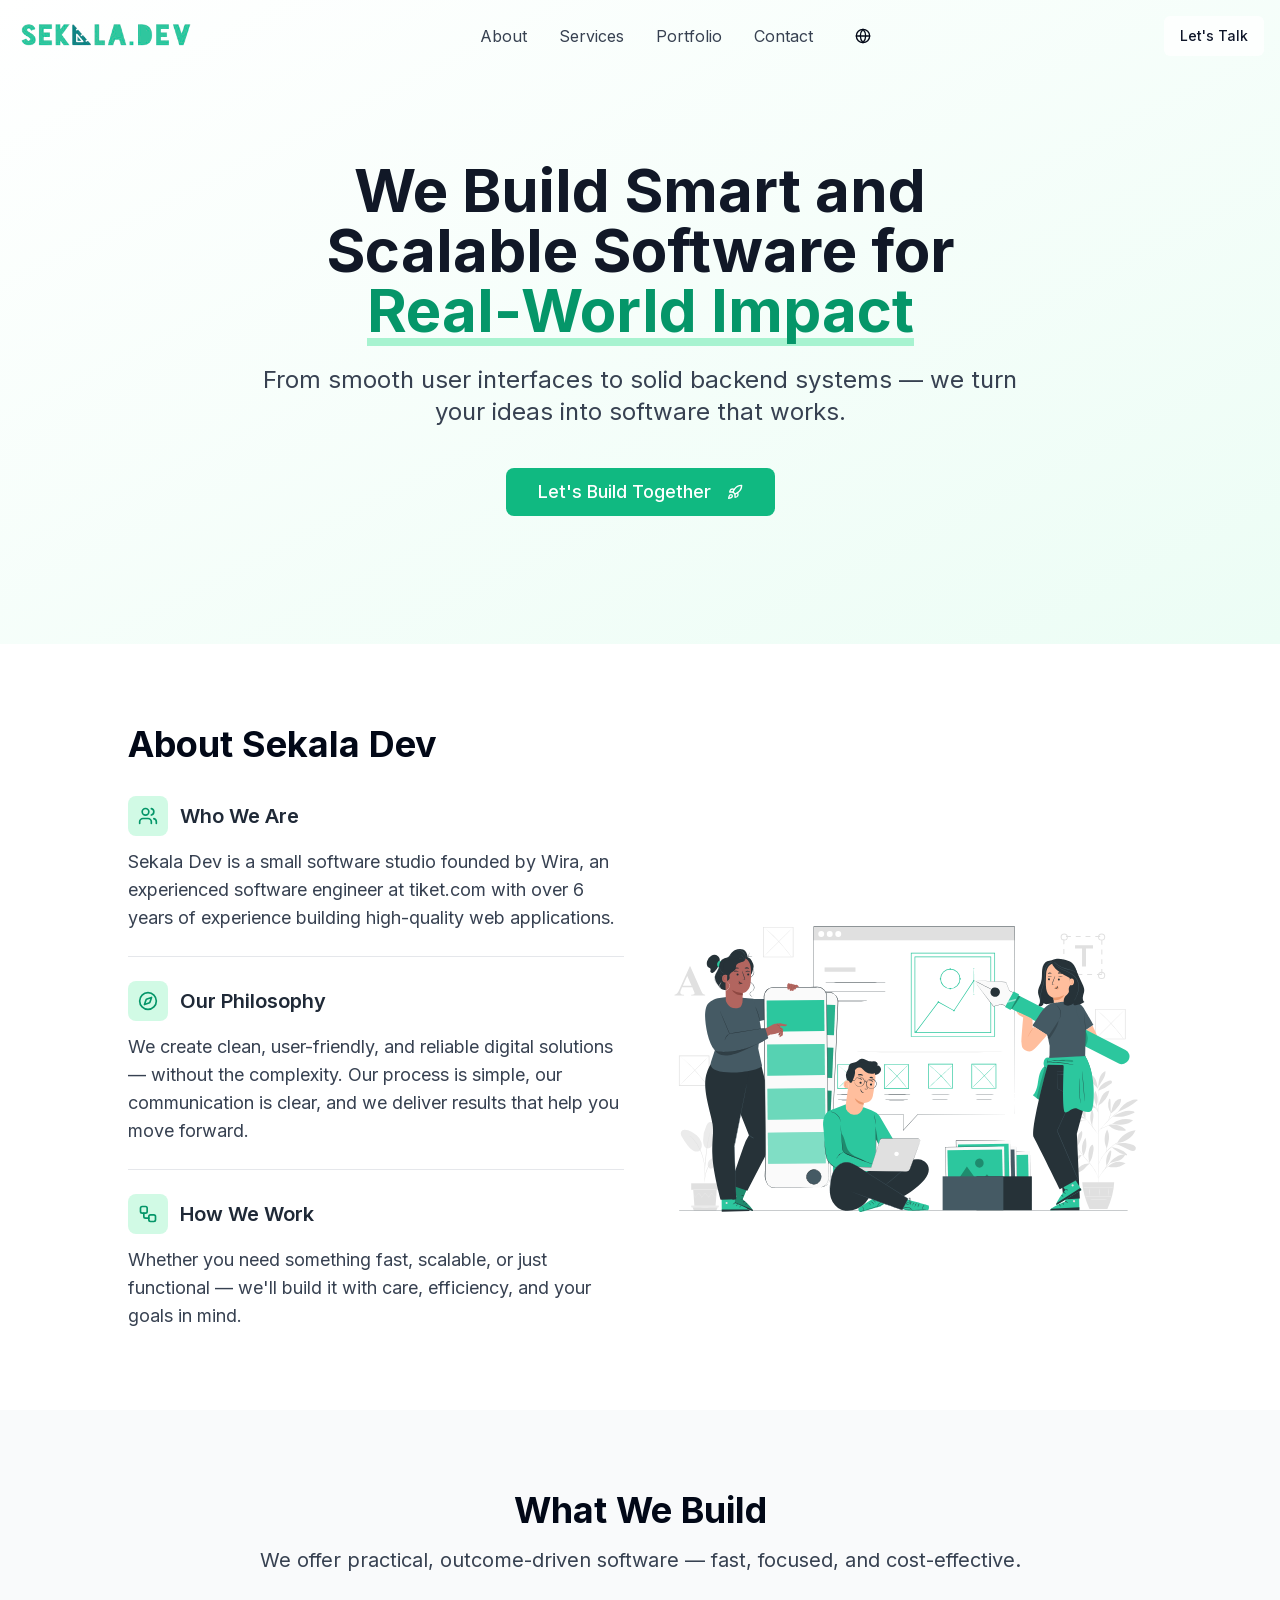
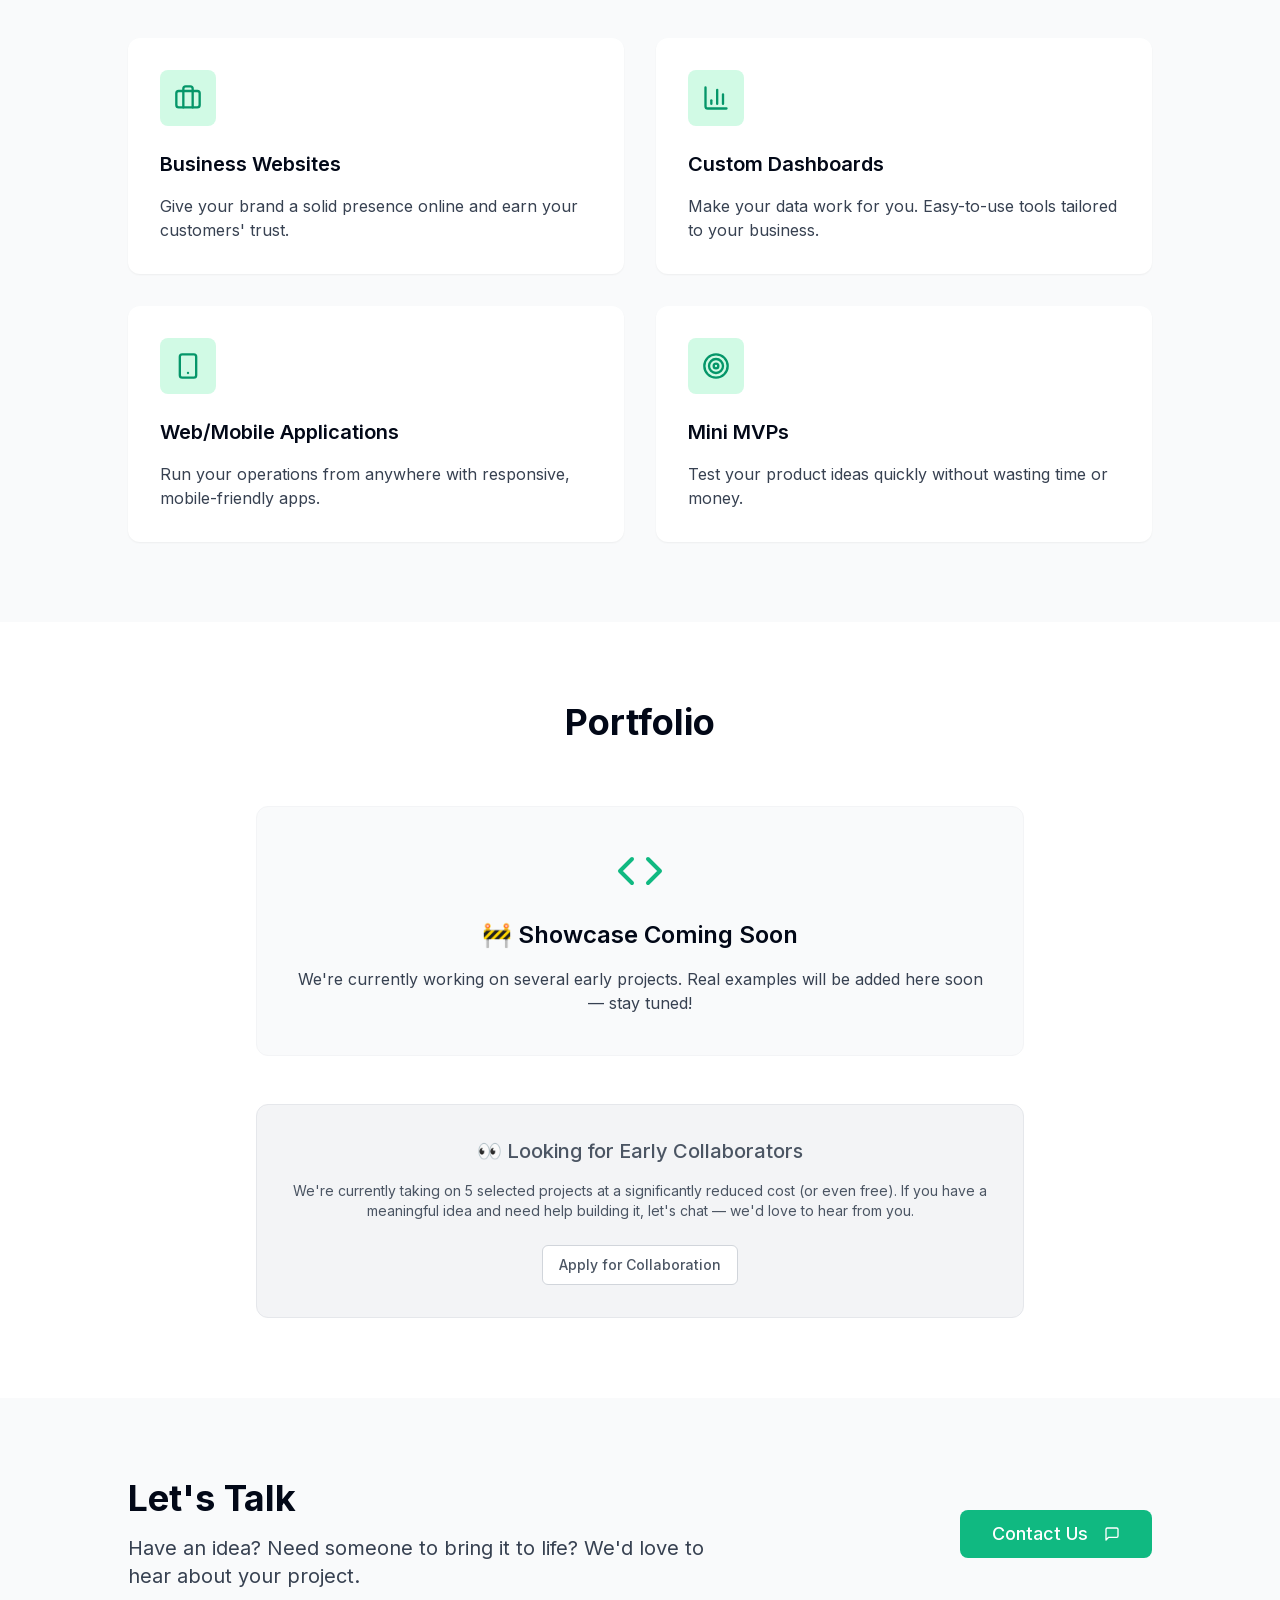
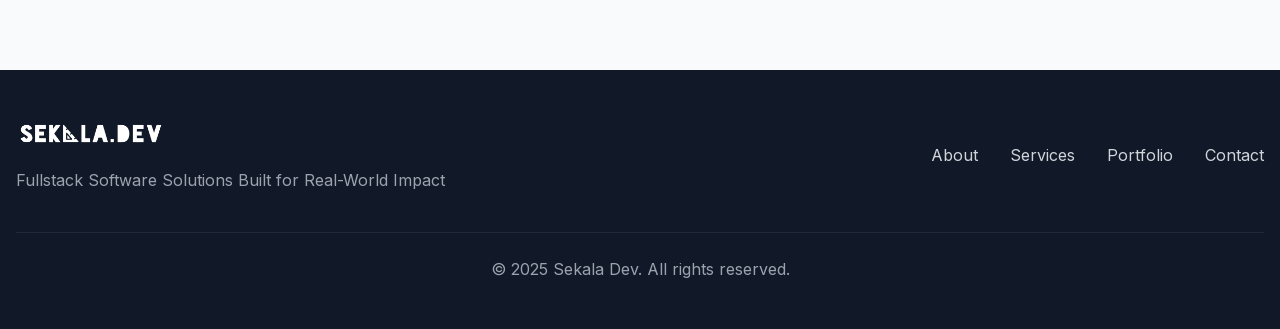
<file: index.html>
<!DOCTYPE html><html lang="en" class="scroll-smooth"><head><meta charSet="utf-8"/><meta name="viewport" content="width=device-width, initial-scale=1"/><link rel="preload" href="/_next/static/media/e4af272ccee01ff0-s.p.woff2" as="font" crossorigin="" type="font/woff2"/><link rel="stylesheet" href="/_next/static/css/45ab598a2a445207.css" data-precedence="next"/><link rel="preload" as="script" fetchPriority="low" href="/_next/static/chunks/webpack-5417328a50983c10.js"/><script src="/_next/static/chunks/4bd1b696-3abbb802821b0a68.js" async=""></script><script src="/_next/static/chunks/684-3ced4c94ebb89b9a.js" async=""></script><script src="/_next/static/chunks/main-app-3380ad67131187ff.js" async=""></script><script src="/_next/static/chunks/app/layout-0380bc19908e2430.js" async=""></script><script src="/_next/static/chunks/754-d5fd2d9e41494a9a.js" async=""></script><script src="/_next/static/chunks/198-125f9c1bcc20989d.js" async=""></script><script src="/_next/static/chunks/app/page-7b4317168ec565ae.js" async=""></script><meta name="next-size-adjust" content=""/><title>Sekala.dev — Software Solutions That Make Sense</title><meta name="description" content="Sekala.dev is the portfolio and project showcase of a purpose-driven software house. We craft thoughtful, accessible software for businesses and communities, with a focus on clarity, usability, and impact."/><meta name="author" content="Wira"/><meta name="keywords" content="Sekala.dev,software house Indonesia,freelance web development,frontend engineer,React developer,accessible software,custom web app,open source,digital solutions,Wira portfolio"/><meta name="creator" content="Wira"/><meta property="og:title" content="Sekala.dev — Software Solutions That Make Sense"/><meta property="og:description" content="Purpose-driven software house building accessible, meaningful digital products. View portfolio, projects, and open-source contributions."/><meta property="og:url" content="https://sekala.dev"/><meta property="og:site_name" content="Sekala.dev"/><meta property="og:image" content="https://sekala.dev/og-image.png"/><meta property="og:image:width" content="1200"/><meta property="og:image:height" content="630"/><meta property="og:image:alt" content="Sekala.dev Open Graph Image"/><meta property="og:type" content="website"/><meta name="twitter:card" content="summary_large_image"/><meta name="twitter:title" content="Sekala.dev — Software Solutions That Make Sense"/><meta name="twitter:description" content="Purpose-driven software house building accessible, meaningful digital products. View portfolio, projects, and open-source contributions."/><meta name="twitter:image" content="https://sekala.dev/og-image.png"/><meta name="twitter:image:width" content="1200"/><meta name="twitter:image:height" content="630"/><meta name="twitter:image:alt" content="Sekala.dev Open Graph Image"/><link rel="shortcut icon" href="/favicon.ico"/><link rel="icon" href="/favicon.ico"/><link rel="apple-touch-icon" href="/apple-touch-icon.png"/><script src="/_next/static/chunks/polyfills-42372ed130431b0a.js" noModule=""></script></head><body class="__className_e8ce0c"><script>((e,r,n,o,a,i,s,u)=>{let c=document.documentElement,l=["light","dark"];function f(r){(Array.isArray(e)?e:[e]).forEach(e=>{let n=e==="class",o=n&&i?a.map(e=>i[e]||e):a;n?(c.classList.remove(...o),c.classList.add(i&&i[r]?i[r]:r)):c.setAttribute(e,r)}),d(r)}function d(e){u&&l.includes(e)&&(c.style.colorScheme=e)}function p(){return window.matchMedia("(prefers-color-scheme: dark)").matches?"dark":"light"}if(o)f(o);else try{let e=localStorage.getItem(r)||n,o=s&&e==="system"?p():e;f(o)}catch(e){}})("class","theme","light",null,["light","dark"],null,true,true)</script><div class="min-h-screen"><header class="fixed top-0 left-0 right-0 z-50 w-full transition-all duration-500 ease-in-out bg-transparent"><div class="container mx-auto px-4 py-4"><nav class="flex items-center justify-between"><div class="flex items-center"><img alt="Sekala.dev Logo" loading="lazy" width="180" height="50" decoding="async" data-nimg="1" class="h-auto" style="color:transparent" src="/logo.png"/></div><div class="hidden md:flex items-center space-x-8"><a href="#about" class="transition-colors relative text-gray-700 hover:text-emerald-500">About</a><a href="#services" class="transition-colors relative text-gray-700 hover:text-emerald-500">Services</a><a href="#portfolio" class="transition-colors relative text-gray-700 hover:text-emerald-500">Portfolio</a><a href="#contact" class="transition-colors relative text-gray-700 hover:text-emerald-500">Contact</a><button class="inline-flex items-center justify-center gap-2 whitespace-nowrap text-sm font-medium ring-offset-background transition-colors focus-visible:outline-none focus-visible:ring-2 focus-visible:ring-ring focus-visible:ring-offset-2 disabled:pointer-events-none disabled:opacity-50 [&amp;_svg]:pointer-events-none [&amp;_svg]:size-4 [&amp;_svg]:shrink-0 hover:bg-accent hover:text-accent-foreground rounded-full w-9 h-9" type="button" id="radix-«Rm9tb»" aria-haspopup="menu" aria-expanded="false" data-state="closed"><svg xmlns="http://www.w3.org/2000/svg" width="24" height="24" viewBox="0 0 24 24" fill="none" stroke="currentColor" stroke-width="2" stroke-linecap="round" stroke-linejoin="round" class="lucide lucide-globe h-5 w-5"><circle cx="12" cy="12" r="10"></circle><path d="M12 2a14.5 14.5 0 0 0 0 20 14.5 14.5 0 0 0 0-20"></path><path d="M2 12h20"></path></svg><span class="sr-only">Switch language</span></button></div><div class="flex items-center gap-2"><a href="https://tally.so/r/mKN27g" target="_blank" rel="noopener noreferrer" class="items-center justify-center gap-2 whitespace-nowrap rounded-md text-sm font-medium ring-offset-background focus-visible:outline-none focus-visible:ring-2 focus-visible:ring-ring focus-visible:ring-offset-2 disabled:pointer-events-none disabled:opacity-50 [&amp;_svg]:pointer-events-none [&amp;_svg]:size-4 [&amp;_svg]:shrink-0 text-secondary-foreground h-10 px-4 py-2 hidden md:flex transition-all duration-500 bg-white/80 backdrop-blur-sm hover:bg-white/90">Let&#x27;s Talk</a><div class="md:hidden"><button class="inline-flex items-center justify-center gap-2 whitespace-nowrap text-sm font-medium ring-offset-background transition-colors focus-visible:outline-none focus-visible:ring-2 focus-visible:ring-ring focus-visible:ring-offset-2 disabled:pointer-events-none disabled:opacity-50 [&amp;_svg]:pointer-events-none [&amp;_svg]:size-4 [&amp;_svg]:shrink-0 hover:bg-accent hover:text-accent-foreground rounded-full w-9 h-9" type="button" id="radix-«Rb9tb»" aria-haspopup="menu" aria-expanded="false" data-state="closed"><svg xmlns="http://www.w3.org/2000/svg" width="24" height="24" viewBox="0 0 24 24" fill="none" stroke="currentColor" stroke-width="2" stroke-linecap="round" stroke-linejoin="round" class="lucide lucide-globe h-5 w-5"><circle cx="12" cy="12" r="10"></circle><path d="M12 2a14.5 14.5 0 0 0 0 20 14.5 14.5 0 0 0 0-20"></path><path d="M2 12h20"></path></svg><span class="sr-only">Switch language</span></button></div><button class="inline-flex items-center justify-center gap-2 whitespace-nowrap rounded-md text-sm font-medium ring-offset-background transition-colors focus-visible:outline-none focus-visible:ring-2 focus-visible:ring-ring focus-visible:ring-offset-2 disabled:pointer-events-none disabled:opacity-50 [&amp;_svg]:pointer-events-none [&amp;_svg]:size-4 [&amp;_svg]:shrink-0 hover:bg-accent hover:text-accent-foreground h-10 w-10 md:hidden" type="button" aria-haspopup="dialog" aria-expanded="false" aria-controls="radix-«Rf9tb»" data-state="closed"><svg xmlns="http://www.w3.org/2000/svg" width="24" height="24" viewBox="0 0 24 24" fill="none" stroke="currentColor" stroke-width="2" stroke-linecap="round" stroke-linejoin="round" class="lucide lucide-menu h-6 w-6"><line x1="4" x2="20" y1="12" y2="12"></line><line x1="4" x2="20" y1="6" y2="6"></line><line x1="4" x2="20" y1="18" y2="18"></line></svg><span class="sr-only">Toggle menu</span></button></div></nav></div></header><main><section id="hero" class="pt-32 pb-20 md:pt-40 md:pb-32 bg-gradient-to-br from-white to-emerald-50"><div class="container mx-auto px-4"><div class="transition-all duration-700 ease-out opacity-0 translate-y-10" style="transition-delay:0ms"><div class="max-w-3xl mx-auto text-center"><h1 class="text-4xl md:text-6xl font-bold mb-6 text-gray-900">We Build Smart and Scalable Software for <span class="text-emerald-600 relative text-nowrap">Real-World Impact<span class="absolute bottom-0 left-0 w-full h-2 bg-emerald-200 -z-10"></span></span></h1><p class="text-xl md:text-2xl text-gray-700 mb-10">From smooth user interfaces to solid backend systems — we turn your ideas into software that works.</p><a href="https://tally.so/r/mKN27g" target="_blank" rel="noopener noreferrer" class="inline-flex items-center justify-center gap-2 whitespace-nowrap font-medium ring-offset-background focus-visible:outline-none focus-visible:ring-2 focus-visible:ring-ring focus-visible:ring-offset-2 disabled:pointer-events-none disabled:opacity-50 [&amp;_svg]:pointer-events-none [&amp;_svg]:size-4 [&amp;_svg]:shrink-0 h-11 bg-emerald-500 hover:bg-emerald-600 text-white px-8 py-6 text-lg rounded-lg animate-pulse hover:animate-none transition-all duration-10000 ease-in-out transform hover:scale-105">Let&#x27;s Build Together<!-- --> <svg xmlns="http://www.w3.org/2000/svg" width="24" height="24" viewBox="0 0 24 24" fill="none" stroke="currentColor" stroke-width="2" stroke-linecap="round" stroke-linejoin="round" class="lucide lucide-rocket ml-2 h-5 w-5"><path d="M4.5 16.5c-1.5 1.26-2 5-2 5s3.74-.5 5-2c.71-.84.7-2.13-.09-2.91a2.18 2.18 0 0 0-2.91-.09z"></path><path d="m12 15-3-3a22 22 0 0 1 2-3.95A12.88 12.88 0 0 1 22 2c0 2.72-.78 7.5-6 11a22.35 22.35 0 0 1-4 2z"></path><path d="M9 12H4s.55-3.03 2-4c1.62-1.08 5 0 5 0"></path><path d="M12 15v5s3.03-.55 4-2c1.08-1.62 0-5 0-5"></path></svg></a></div></div></div></section><section id="about" class="py-20 bg-white"><div class="container mx-auto px-4"><div class="transition-all duration-700 ease-out opacity-0 translate-y-10" style="transition-delay:0ms"><div class="max-w-5xl mx-auto"><h2 class="text-3xl md:text-4xl font-bold mb-8 text-left">About Sekala Dev</h2><div class="flex flex-col md:flex-row gap-8 items-center"><div class="space-y-6 text-lg text-gray-700 md:w-3/6"><div><div class="flex items-center gap-3 mb-3"><div class="bg-emerald-100 w-10 h-10 rounded-lg flex items-center justify-center"><svg xmlns="http://www.w3.org/2000/svg" width="24" height="24" viewBox="0 0 24 24" fill="none" stroke="currentColor" stroke-width="2" stroke-linecap="round" stroke-linejoin="round" class="lucide lucide-users h-5 w-5 text-emerald-600"><path d="M16 21v-2a4 4 0 0 0-4-4H6a4 4 0 0 0-4 4v2"></path><circle cx="9" cy="7" r="4"></circle><path d="M22 21v-2a4 4 0 0 0-3-3.87"></path><path d="M16 3.13a4 4 0 0 1 0 7.75"></path></svg></div><h3 class="text-xl font-semibold text-gray-800">Who We Are</h3></div><p>Sekala Dev is a small software studio founded by Wira, an experienced software engineer at tiket.com with over 6 years of experience building high-quality web applications.</p></div><div class="border-b border-gray-200 my-6"></div><div><div class="flex items-center gap-3 mb-3"><div class="bg-emerald-100 w-10 h-10 rounded-lg flex items-center justify-center"><svg xmlns="http://www.w3.org/2000/svg" width="24" height="24" viewBox="0 0 24 24" fill="none" stroke="currentColor" stroke-width="2" stroke-linecap="round" stroke-linejoin="round" class="lucide lucide-compass h-5 w-5 text-emerald-600"><path d="m16.24 7.76-1.804 5.411a2 2 0 0 1-1.265 1.265L7.76 16.24l1.804-5.411a2 2 0 0 1 1.265-1.265z"></path><circle cx="12" cy="12" r="10"></circle></svg></div><h3 class="text-xl font-semibold text-gray-800">Our Philosophy</h3></div><p>We create clean, user-friendly, and reliable digital solutions — without the complexity. Our process is simple, our communication is clear, and we deliver results that help you move forward.</p></div><div class="border-b border-gray-200 my-6"></div><div><div class="flex items-center gap-3 mb-3"><div class="bg-emerald-100 w-10 h-10 rounded-lg flex items-center justify-center"><svg xmlns="http://www.w3.org/2000/svg" width="24" height="24" viewBox="0 0 24 24" fill="none" stroke="currentColor" stroke-width="2" stroke-linecap="round" stroke-linejoin="round" class="lucide lucide-workflow h-5 w-5 text-emerald-600"><rect width="8" height="8" x="3" y="3" rx="2"></rect><path d="M7 11v4a2 2 0 0 0 2 2h4"></path><rect width="8" height="8" x="13" y="13" rx="2"></rect></svg></div><h3 class="text-xl font-semibold text-gray-800">How We Work</h3></div><p>Whether you need something fast, scalable, or just functional — we&#x27;ll build it with care, efficiency, and your goals in mind.</p></div></div><div class="md:w-3/6 flex flex-col gap-6 justify-center items-center pt-6 md:pt-0"><img alt="Software Development Illustration" loading="lazy" width="600" height="600" decoding="async" data-nimg="1" class="h-auto" style="color:transparent" src="/about.svg"/></div></div></div></div></div></section><section id="services" class="py-20 bg-gray-50"><div class="container mx-auto px-4"><div class="max-w-5xl mx-auto"><div class="transition-all duration-700 ease-out opacity-0 translate-y-10" style="transition-delay:0ms"><h2 class="text-3xl md:text-4xl font-bold mb-4 text-center">What We Build</h2><p class="text-xl text-gray-700 mb-16 text-center">We offer practical, outcome-driven software — fast, focused, and cost-effective.</p></div><div class="grid md:grid-cols-2 gap-8"><div class="transition-all duration-700 ease-out opacity-0 translate-y-10" style="transition-delay:100ms"><div class="bg-white p-8 rounded-xl shadow-sm hover:shadow-md transition-shadow"><div class="bg-emerald-100 w-14 h-14 rounded-lg flex items-center justify-center mb-6"><svg xmlns="http://www.w3.org/2000/svg" width="24" height="24" viewBox="0 0 24 24" fill="none" stroke="currentColor" stroke-width="2" stroke-linecap="round" stroke-linejoin="round" class="lucide lucide-briefcase h-7 w-7 text-emerald-600"><path d="M16 20V4a2 2 0 0 0-2-2h-4a2 2 0 0 0-2 2v16"></path><rect width="20" height="14" x="2" y="6" rx="2"></rect></svg></div><h3 class="text-xl font-semibold mb-4">Business Websites</h3><p class="text-gray-700">Give your brand a solid presence online and earn your customers&#x27; trust.</p></div></div><div class="transition-all duration-700 ease-out opacity-0 translate-y-10" style="transition-delay:200ms"><div class="bg-white p-8 rounded-xl shadow-sm hover:shadow-md transition-shadow"><div class="bg-emerald-100 w-14 h-14 rounded-lg flex items-center justify-center mb-6"><svg xmlns="http://www.w3.org/2000/svg" width="24" height="24" viewBox="0 0 24 24" fill="none" stroke="currentColor" stroke-width="2" stroke-linecap="round" stroke-linejoin="round" class="lucide lucide-chart-column h-7 w-7 text-emerald-600"><path d="M3 3v16a2 2 0 0 0 2 2h16"></path><path d="M18 17V9"></path><path d="M13 17V5"></path><path d="M8 17v-3"></path></svg></div><h3 class="text-xl font-semibold mb-4">Custom Dashboards</h3><p class="text-gray-700">Make your data work for you. Easy-to-use tools tailored to your business.</p></div></div><div class="transition-all duration-700 ease-out opacity-0 translate-y-10" style="transition-delay:300ms"><div class="bg-white p-8 rounded-xl shadow-sm hover:shadow-md transition-shadow"><div class="bg-emerald-100 w-14 h-14 rounded-lg flex items-center justify-center mb-6"><svg xmlns="http://www.w3.org/2000/svg" width="24" height="24" viewBox="0 0 24 24" fill="none" stroke="currentColor" stroke-width="2" stroke-linecap="round" stroke-linejoin="round" class="lucide lucide-smartphone h-7 w-7 text-emerald-600"><rect width="14" height="20" x="5" y="2" rx="2" ry="2"></rect><path d="M12 18h.01"></path></svg></div><h3 class="text-xl font-semibold mb-4">Web/Mobile Applications</h3><p class="text-gray-700">Run your operations from anywhere with responsive, mobile-friendly apps.</p></div></div><div class="transition-all duration-700 ease-out opacity-0 translate-y-10" style="transition-delay:400ms"><div class="bg-white p-8 rounded-xl shadow-sm hover:shadow-md transition-shadow"><div class="bg-emerald-100 w-14 h-14 rounded-lg flex items-center justify-center mb-6"><svg xmlns="http://www.w3.org/2000/svg" width="24" height="24" viewBox="0 0 24 24" fill="none" stroke="currentColor" stroke-width="2" stroke-linecap="round" stroke-linejoin="round" class="lucide lucide-target h-7 w-7 text-emerald-600"><circle cx="12" cy="12" r="10"></circle><circle cx="12" cy="12" r="6"></circle><circle cx="12" cy="12" r="2"></circle></svg></div><h3 class="text-xl font-semibold mb-4">Mini MVPs</h3><p class="text-gray-700">Test your product ideas quickly without wasting time or money.</p></div></div></div></div></div></section><section id="portfolio" class="py-20 bg-white"><div class="container mx-auto px-4"><div class="max-w-3xl mx-auto text-center"><div class="transition-all duration-700 ease-out opacity-0 translate-y-10" style="transition-delay:0ms"><h2 class="text-3xl md:text-4xl font-bold mb-16">Portfolio</h2></div><div class="transition-all duration-700 ease-out opacity-0 translate-y-10" style="transition-delay:100ms"><div class="bg-gray-50 border border-gray-100 rounded-xl p-10 mb-12"><div class="flex justify-center mb-6"><svg xmlns="http://www.w3.org/2000/svg" width="24" height="24" viewBox="0 0 24 24" fill="none" stroke="currentColor" stroke-width="2" stroke-linecap="round" stroke-linejoin="round" class="lucide lucide-code h-12 w-12 text-emerald-500"><polyline points="16 18 22 12 16 6"></polyline><polyline points="8 6 2 12 8 18"></polyline></svg></div><h3 class="text-2xl font-semibold mb-4">🚧 Showcase Coming Soon</h3><p class="text-gray-700">We&#x27;re currently working on several early projects. Real examples will be added here soon — stay tuned!</p></div></div><div class="transition-all duration-700 ease-out opacity-0 translate-y-10" style="transition-delay:200ms"><div class="bg-gray-100 border border-gray-200 rounded-xl p-8"><h3 class="text-xl font-medium mb-4 text-gray-600">👀 Looking for Early Collaborators</h3><p class="text-gray-600 mb-6 text-sm">We&#x27;re currently taking on 5 selected projects at a significantly reduced cost (or even free). If you have a meaningful idea and need help building it, let&#x27;s chat — we&#x27;d love to hear from you.</p><button class="inline-flex items-center justify-center gap-2 whitespace-nowrap rounded-md font-medium ring-offset-background transition-colors focus-visible:outline-none focus-visible:ring-2 focus-visible:ring-ring focus-visible:ring-offset-2 disabled:pointer-events-none disabled:opacity-50 [&amp;_svg]:pointer-events-none [&amp;_svg]:size-4 [&amp;_svg]:shrink-0 border bg-background hover:text-accent-foreground h-10 px-4 py-2 border-gray-300 text-gray-600 hover:bg-gray-50 text-sm">Apply for Collaboration</button></div></div></div></div></section><section id="contact" class="py-20 bg-gray-50"><div class="container mx-auto px-4"><div class="transition-all duration-700 ease-out opacity-0 translate-y-10" style="transition-delay:0ms"><div class="max-w-5xl mx-auto"><div class="flex flex-col md:flex-row md:items-center md:justify-between gap-8"><div class="md:w-3/5"><h2 class="text-3xl md:text-4xl font-bold mb-4 md:text-left">Let&#x27;s Talk</h2><p class="text-xl text-gray-700 md:text-left">Have an idea? Need someone to bring it to life? We&#x27;d love to hear about your project.</p></div><div class="md:w-2/5 flex justify-center md:justify-end"><a href="https://tally.so/r/mKN27g" target="_blank" rel="noopener noreferrer" class="inline-flex items-center justify-center gap-2 whitespace-nowrap font-medium ring-offset-background focus-visible:outline-none focus-visible:ring-2 focus-visible:ring-ring focus-visible:ring-offset-2 disabled:pointer-events-none disabled:opacity-50 [&amp;_svg]:pointer-events-none [&amp;_svg]:size-4 [&amp;_svg]:shrink-0 h-11 bg-emerald-500 hover:bg-emerald-600 text-white px-8 py-6 text-lg rounded-lg transition-all duration-1000 ease-in-out w-full md:w-auto">Contact Us<!-- --> <svg xmlns="http://www.w3.org/2000/svg" width="24" height="24" viewBox="0 0 24 24" fill="none" stroke="currentColor" stroke-width="2" stroke-linecap="round" stroke-linejoin="round" class="lucide lucide-message-square ml-2 h-5 w-5"><path d="M21 15a2 2 0 0 1-2 2H7l-4 4V5a2 2 0 0 1 2-2h14a2 2 0 0 1 2 2z"></path></svg></a></div></div></div></div></div></section></main><footer class="bg-gray-900 text-white py-12"><div class="container mx-auto px-4"><div class="flex flex-col md:flex-row justify-between items-center"><div class="mb-6 md:mb-0"><img alt="Sekala.dev Logo" loading="lazy" width="150" height="40" decoding="async" data-nimg="1" class="h-auto brightness-0 invert" style="color:transparent" src="/logo.png"/><p class="mt-4 text-gray-400">Fullstack Software Solutions Built for Real-World Impact</p></div><div class="flex flex-col md:flex-row space-y-4 md:space-y-0 md:space-x-8"><a href="#about" class="text-gray-300 hover:text-emerald-400 transition-colors">About</a><a href="#services" class="text-gray-300 hover:text-emerald-400 transition-colors">Services</a><a href="#portfolio" class="text-gray-300 hover:text-emerald-400 transition-colors">Portfolio</a><a href="#contact" class="text-gray-300 hover:text-emerald-400 transition-colors">Contact</a></div></div><div class="border-t border-gray-800 mt-10 pt-6 text-center text-gray-400"><p>© <!-- -->2025<!-- --> Sekala Dev. <!-- -->All rights reserved.</p></div></div></footer></div><script src="/_next/static/chunks/webpack-5417328a50983c10.js" async=""></script><script>(self.__next_f=self.__next_f||[]).push([0])</script><script>self.__next_f.push([1,"1:\"$Sreact.fragment\"\n2:I[7780,[\"177\",\"static/chunks/app/layout-0380bc19908e2430.js\"],\"ThemeProvider\"]\n3:I[7555,[],\"\"]\n4:I[1295,[],\"\"]\n5:I[215,[\"754\",\"static/chunks/754-d5fd2d9e41494a9a.js\",\"198\",\"static/chunks/198-125f9c1bcc20989d.js\",\"974\",\"static/chunks/app/page-7b4317168ec565ae.js\"],\"StickyHeader\"]\n6:I[5385,[\"754\",\"static/chunks/754-d5fd2d9e41494a9a.js\",\"198\",\"static/chunks/198-125f9c1bcc20989d.js\",\"974\",\"static/chunks/app/page-7b4317168ec565ae.js\"],\"FadeInSection\"]\n7:I[3063,[\"754\",\"static/chunks/754-d5fd2d9e41494a9a.js\",\"198\",\"static/chunks/198-125f9c1bcc20989d.js\",\"974\",\"static/chunks/app/page-7b4317168ec565ae.js\"],\"Image\"]\n8:I[7482,[\"754\",\"static/chunks/754-d5fd2d9e41494a9a.js\",\"198\",\"static/chunks/198-125f9c1bcc20989d.js\",\"974\",\"static/chunks/app/page-7b4317168ec565ae.js\"],\"SmoothScrollLink\"]\n9:I[9665,[],\"OutletBoundary\"]\nc:I[9665,[],\"ViewportBoundary\"]\ne:I[9665,[],\"MetadataBoundary\"]\n10:I[6614,[],\"\"]\n:HL[\"/_next/static/media/e4af272ccee01ff0-s.p.woff2\",\"font\",{\"crossOrigin\":\"\",\"type\":\"font/woff2\"}]\n:HL[\"/_next/static/css/45ab598a2a445207.css\",\"style\"]\n"])</script><script>self.__next_f.push([1,"0:{\"P\":null,\"b\":\"EkH_bMLx21A0ACTaFhLEG\",\"p\":\"\",\"c\":[\"\",\"\"],\"i\":false,\"f\":[[[\"\",{\"children\":[\"__PAGE__\",{}]},\"$undefined\",\"$undefined\",true],[\"\",[\"$\",\"$1\",\"c\",{\"children\":[[[\"$\",\"link\",\"0\",{\"rel\":\"stylesheet\",\"href\":\"/_next/static/css/45ab598a2a445207.css\",\"precedence\":\"next\",\"crossOrigin\":\"$undefined\",\"nonce\":\"$undefined\"}]],[\"$\",\"html\",null,{\"lang\":\"en\",\"className\":\"scroll-smooth\",\"suppressHydrationWarning\":true,\"children\":[\"$\",\"body\",null,{\"className\":\"__className_e8ce0c\",\"children\":[\"$\",\"$L2\",null,{\"attribute\":\"class\",\"defaultTheme\":\"light\",\"enableSystem\":true,\"disableTransitionOnChange\":true,\"children\":[\"$\",\"$L3\",null,{\"parallelRouterKey\":\"children\",\"error\":\"$undefined\",\"errorStyles\":\"$undefined\",\"errorScripts\":\"$undefined\",\"template\":[\"$\",\"$L4\",null,{}],\"templateStyles\":\"$undefined\",\"templateScripts\":\"$undefined\",\"notFound\":[[[\"$\",\"title\",null,{\"children\":\"404: This page could not be found.\"}],[\"$\",\"div\",null,{\"style\":{\"fontFamily\":\"system-ui,\\\"Segoe UI\\\",Roboto,Helvetica,Arial,sans-serif,\\\"Apple Color Emoji\\\",\\\"Segoe UI Emoji\\\"\",\"height\":\"100vh\",\"textAlign\":\"center\",\"display\":\"flex\",\"flexDirection\":\"column\",\"alignItems\":\"center\",\"justifyContent\":\"center\"},\"children\":[\"$\",\"div\",null,{\"children\":[[\"$\",\"style\",null,{\"dangerouslySetInnerHTML\":{\"__html\":\"body{color:#000;background:#fff;margin:0}.next-error-h1{border-right:1px solid rgba(0,0,0,.3)}@media (prefers-color-scheme:dark){body{color:#fff;background:#000}.next-error-h1{border-right:1px solid rgba(255,255,255,.3)}}\"}}],[\"$\",\"h1\",null,{\"className\":\"next-error-h1\",\"style\":{\"display\":\"inline-block\",\"margin\":\"0 20px 0 0\",\"padding\":\"0 23px 0 0\",\"fontSize\":24,\"fontWeight\":500,\"verticalAlign\":\"top\",\"lineHeight\":\"49px\"},\"children\":404}],[\"$\",\"div\",null,{\"style\":{\"display\":\"inline-block\"},\"children\":[\"$\",\"h2\",null,{\"style\":{\"fontSize\":14,\"fontWeight\":400,\"lineHeight\":\"49px\",\"margin\":0},\"children\":\"This page could not be found.\"}]}]]}]}]],[]],\"forbidden\":\"$undefined\",\"unauthorized\":\"$undefined\"}]}]}]}]]}],{\"children\":[\"__PAGE__\",[\"$\",\"$1\",\"c\",{\"children\":[[\"$\",\"div\",null,{\"className\":\"min-h-screen\",\"children\":[[\"$\",\"$L5\",null,{\"currentLocale\":\"en\"}],[\"$\",\"main\",null,{\"children\":[[\"$\",\"section\",null,{\"id\":\"hero\",\"className\":\"pt-32 pb-20 md:pt-40 md:pb-32 bg-gradient-to-br from-white to-emerald-50\",\"children\":[\"$\",\"div\",null,{\"className\":\"container mx-auto px-4\",\"children\":[\"$\",\"$L6\",null,{\"children\":[\"$\",\"div\",null,{\"className\":\"max-w-3xl mx-auto text-center\",\"children\":[[\"$\",\"h1\",null,{\"className\":\"text-4xl md:text-6xl font-bold mb-6 text-gray-900\",\"children\":[\"We Build Smart and Scalable Software for \",[\"$\",\"span\",null,{\"className\":\"text-emerald-600 relative text-nowrap\",\"children\":[\"Real-World Impact\",[\"$\",\"span\",null,{\"className\":\"absolute bottom-0 left-0 w-full h-2 bg-emerald-200 -z-10\"}]]}],\"\"]}],[\"$\",\"p\",null,{\"className\":\"text-xl md:text-2xl text-gray-700 mb-10\",\"children\":\"From smooth user interfaces to solid backend systems — we turn your ideas into software that works.\"}],[\"$\",\"a\",null,{\"href\":\"https://tally.so/r/mKN27g\",\"target\":\"_blank\",\"rel\":\"noopener noreferrer\",\"children\":[\"Let's Build Together\",\" \",[\"$\",\"svg\",null,{\"ref\":\"$undefined\",\"xmlns\":\"http://www.w3.org/2000/svg\",\"width\":24,\"height\":24,\"viewBox\":\"0 0 24 24\",\"fill\":\"none\",\"stroke\":\"currentColor\",\"strokeWidth\":2,\"strokeLinecap\":\"round\",\"strokeLinejoin\":\"round\",\"className\":\"lucide lucide-rocket ml-2 h-5 w-5\",\"children\":[[\"$\",\"path\",\"m3kijz\",{\"d\":\"M4.5 16.5c-1.5 1.26-2 5-2 5s3.74-.5 5-2c.71-.84.7-2.13-.09-2.91a2.18 2.18 0 0 0-2.91-.09z\"}],[\"$\",\"path\",\"1fmvmk\",{\"d\":\"m12 15-3-3a22 22 0 0 1 2-3.95A12.88 12.88 0 0 1 22 2c0 2.72-.78 7.5-6 11a22.35 22.35 0 0 1-4 2z\"}],[\"$\",\"path\",\"1f8sc4\",{\"d\":\"M9 12H4s.55-3.03 2-4c1.62-1.08 5 0 5 0\"}],[\"$\",\"path\",\"qeys4\",{\"d\":\"M12 15v5s3.03-.55 4-2c1.08-1.62 0-5 0-5\"}],\"$undefined\"]}]],\"className\":\"inline-flex items-center justify-center gap-2 whitespace-nowrap font-medium ring-offset-background focus-visible:outline-none focus-visible:ring-2 focus-visible:ring-ring focus-visible:ring-offset-2 disabled:pointer-events-none disabled:opacity-50 [\u0026_svg]:pointer-events-none [\u0026_svg]:size-4 [\u0026_svg]:shrink-0 h-11 bg-emerald-500 hover:bg-emerald-600 text-white px-8 py-6 text-lg rounded-lg animate-pulse hover:animate-none transition-all duration-10000 ease-in-out transform hover:scale-105\",\"ref\":null}]]}]}]}]}],[\"$\",\"section\",null,{\"id\":\"about\",\"className\":\"py-20 bg-white\",\"children\":[\"$\",\"div\",null,{\"className\":\"container mx-auto px-4\",\"children\":[\"$\",\"$L6\",null,{\"children\":[\"$\",\"div\",null,{\"className\":\"max-w-5xl mx-auto\",\"children\":[[\"$\",\"h2\",null,{\"className\":\"text-3xl md:text-4xl font-bold mb-8 text-left\",\"children\":\"About Sekala Dev\"}],[\"$\",\"div\",null,{\"className\":\"flex flex-col md:flex-row gap-8 items-center\",\"children\":[[\"$\",\"div\",null,{\"className\":\"space-y-6 text-lg text-gray-700 md:w-3/6\",\"children\":[[\"$\",\"div\",null,{\"children\":[[\"$\",\"div\",null,{\"className\":\"flex items-center gap-3 mb-3\",\"children\":[[\"$\",\"div\",null,{\"className\":\"bg-emerald-100 w-10 h-10 rounded-lg flex items-center justify-center\",\"children\":[\"$\",\"svg\",null,{\"ref\":\"$undefined\",\"xmlns\":\"http://www.w3.org/2000/svg\",\"width\":24,\"height\":24,\"viewBox\":\"0 0 24 24\",\"fill\":\"none\",\"stroke\":\"currentColor\",\"strokeWidth\":2,\"strokeLinecap\":\"round\",\"strokeLinejoin\":\"round\",\"className\":\"lucide lucide-users h-5 w-5 text-emerald-600\",\"children\":[[\"$\",\"path\",\"1yyitq\",{\"d\":\"M16 21v-2a4 4 0 0 0-4-4H6a4 4 0 0 0-4 4v2\"}],[\"$\",\"circle\",\"nufk8\",{\"cx\":\"9\",\"cy\":\"7\",\"r\":\"4\"}],[\"$\",\"path\",\"kshegd\",{\"d\":\"M22 21v-2a4 4 0 0 0-3-3.87\"}],[\"$\",\"path\",\"1da9ce\",{\"d\":\"M16 3.13a4 4 0 0 1 0 7.75\"}],\"$undefined\"]}]}],[\"$\",\"h3\",null,{\"className\":\"text-xl font-semibold text-gray-800\",\"children\":\"Who We Are\"}]]}],[\"$\",\"p\",null,{\"children\":\"Sekala Dev is a small software studio founded by Wira, an experienced software engineer at tiket.com with over 6 years of experience building high-quality web applications.\"}]]}],[\"$\",\"div\",null,{\"className\":\"border-b border-gray-200 my-6\"}],[\"$\",\"div\",null,{\"children\":[[\"$\",\"div\",null,{\"className\":\"flex items-center gap-3 mb-3\",\"children\":[[\"$\",\"div\",null,{\"className\":\"bg-emerald-100 w-10 h-10 rounded-lg flex items-center justify-center\",\"children\":[\"$\",\"svg\",null,{\"ref\":\"$undefined\",\"xmlns\":\"http://www.w3.org/2000/svg\",\"width\":24,\"height\":24,\"viewBox\":\"0 0 24 24\",\"fill\":\"none\",\"stroke\":\"currentColor\",\"strokeWidth\":2,\"strokeLinecap\":\"round\",\"strokeLinejoin\":\"round\",\"className\":\"lucide lucide-compass h-5 w-5 text-emerald-600\",\"children\":[[\"$\",\"path\",\"9ktpf1\",{\"d\":\"m16.24 7.76-1.804 5.411a2 2 0 0 1-1.265 1.265L7.76 16.24l1.804-5.411a2 2 0 0 1 1.265-1.265z\"}],[\"$\",\"circle\",\"1mglay\",{\"cx\":\"12\",\"cy\":\"12\",\"r\":\"10\"}],\"$undefined\"]}]}],[\"$\",\"h3\",null,{\"className\":\"text-xl font-semibold text-gray-800\",\"children\":\"Our Philosophy\"}]]}],[\"$\",\"p\",null,{\"children\":\"We create clean, user-friendly, and reliable digital solutions — without the complexity. Our process is simple, our communication is clear, and we deliver results that help you move forward.\"}]]}],[\"$\",\"div\",null,{\"className\":\"border-b border-gray-200 my-6\"}],[\"$\",\"div\",null,{\"children\":[[\"$\",\"div\",null,{\"className\":\"flex items-center gap-3 mb-3\",\"children\":[[\"$\",\"div\",null,{\"className\":\"bg-emerald-100 w-10 h-10 rounded-lg flex items-center justify-center\",\"children\":[\"$\",\"svg\",null,{\"ref\":\"$undefined\",\"xmlns\":\"http://www.w3.org/2000/svg\",\"width\":24,\"height\":24,\"viewBox\":\"0 0 24 24\",\"fill\":\"none\",\"stroke\":\"currentColor\",\"strokeWidth\":2,\"strokeLinecap\":\"round\",\"strokeLinejoin\":\"round\",\"className\":\"lucide lucide-workflow h-5 w-5 text-emerald-600\",\"children\":[[\"$\",\"rect\",\"by2w9f\",{\"width\":\"8\",\"height\":\"8\",\"x\":\"3\",\"y\":\"3\",\"rx\":\"2\"}],[\"$\",\"path\",\"xkn7yn\",{\"d\":\"M7 11v4a2 2 0 0 0 2 2h4\"}],[\"$\",\"rect\",\"1cgmvn\",{\"width\":\"8\",\"height\":\"8\",\"x\":\"13\",\"y\":\"13\",\"rx\":\"2\"}],\"$undefined\"]}]}],[\"$\",\"h3\",null,{\"className\":\"text-xl font-semibold text-gray-800\",\"children\":\"How We Work\"}]]}],[\"$\",\"p\",null,{\"children\":\"Whether you need something fast, scalable, or just functional — we'll build it with care, efficiency, and your goals in mind.\"}]]}]]}],[\"$\",\"div\",null,{\"className\":\"md:w-3/6 flex flex-col gap-6 justify-center items-center pt-6 md:pt-0\",\"children\":[\"$\",\"$L7\",null,{\"src\":\"/about.svg\",\"alt\":\"Software Development Illustration\",\"width\":600,\"height\":600,\"className\":\"h-auto\"}]}]]}]]}]}]}]}],[\"$\",\"section\",null,{\"id\":\"services\",\"className\":\"py-20 bg-gray-50\",\"children\":[\"$\",\"div\",null,{\"className\":\"container mx-auto px-4\",\"children\":[\"$\",\"div\",null,{\"className\":\"max-w-5xl mx-auto\",\"children\":[[\"$\",\"$L6\",null,{\"children\":[[\"$\",\"h2\",null,{\"className\":\"text-3xl md:text-4xl font-bold mb-4 text-center\",\"children\":\"What We Build\"}],[\"$\",\"p\",null,{\"className\":\"text-xl text-gray-700 mb-16 text-center\",\"children\":\"We offer practical, outcome-driven software — fast, focused, and cost-effective.\"}]]}],[\"$\",\"div\",null,{\"className\":\"grid md:grid-cols-2 gap-8\",\"children\":[[\"$\",\"$L6\",null,{\"delay\":100,\"children\":[\"$\",\"div\",null,{\"className\":\"bg-white p-8 rounded-xl shadow-sm hover:shadow-md transition-shadow\",\"children\":[[\"$\",\"div\",null,{\"className\":\"bg-emerald-100 w-14 h-14 rounded-lg flex items-center justify-center mb-6\",\"children\":[\"$\",\"svg\",null,{\"ref\":\"$undefined\",\"xmlns\":\"http://www.w3.org/2000/svg\",\"width\":24,\"height\":24,\"viewBox\":\"0 0 24 24\",\"fill\":\"none\",\"stroke\":\"currentColor\",\"strokeWidth\":2,\"strokeLinecap\":\"round\",\"strokeLinejoin\":\"round\",\"className\":\"lucide lucide-briefcase h-7 w-7 text-emerald-600\",\"children\":[[\"$\",\"path\",\"jecpp\",{\"d\":\"M16 20V4a2 2 0 0 0-2-2h-4a2 2 0 0 0-2 2v16\"}],[\"$\",\"rect\",\"i6l2r4\",{\"width\":\"20\",\"height\":\"14\",\"x\":\"2\",\"y\":\"6\",\"rx\":\"2\"}],\"$undefined\"]}]}],[\"$\",\"h3\",null,{\"className\":\"text-xl font-semibold mb-4\",\"children\":\"Business Websites\"}],[\"$\",\"p\",null,{\"className\":\"text-gray-700\",\"children\":\"Give your brand a solid presence online and earn your customers' trust.\"}]]}]}],[\"$\",\"$L6\",null,{\"delay\":200,\"children\":[\"$\",\"div\",null,{\"className\":\"bg-white p-8 rounded-xl shadow-sm hover:shadow-md transition-shadow\",\"children\":[[\"$\",\"div\",null,{\"className\":\"bg-emerald-100 w-14 h-14 rounded-lg flex items-center justify-center mb-6\",\"children\":[\"$\",\"svg\",null,{\"ref\":\"$undefined\",\"xmlns\":\"http://www.w3.org/2000/svg\",\"width\":24,\"height\":24,\"viewBox\":\"0 0 24 24\",\"fill\":\"none\",\"stroke\":\"currentColor\",\"strokeWidth\":2,\"strokeLinecap\":\"round\",\"strokeLinejoin\":\"round\",\"className\":\"lucide lucide-chart-column h-7 w-7 text-emerald-600\",\"children\":[[\"$\",\"path\",\"c24i48\",{\"d\":\"M3 3v16a2 2 0 0 0 2 2h16\"}],[\"$\",\"path\",\"2bz60n\",{\"d\":\"M18 17V9\"}],[\"$\",\"path\",\"1frdt8\",{\"d\":\"M13 17V5\"}],[\"$\",\"path\",\"17ska0\",{\"d\":\"M8 17v-3\"}],\"$undefined\"]}]}],[\"$\",\"h3\",null,{\"className\":\"text-xl font-semibold mb-4\",\"children\":\"Custom Dashboards\"}],[\"$\",\"p\",null,{\"className\":\"text-gray-700\",\"children\":\"Make your data work for you. Easy-to-use tools tailored to your business.\"}]]}]}],[\"$\",\"$L6\",null,{\"delay\":300,\"children\":[\"$\",\"div\",null,{\"className\":\"bg-white p-8 rounded-xl shadow-sm hover:shadow-md transition-shadow\",\"children\":[[\"$\",\"div\",null,{\"className\":\"bg-emerald-100 w-14 h-14 rounded-lg flex items-center justify-center mb-6\",\"children\":[\"$\",\"svg\",null,{\"ref\":\"$undefined\",\"xmlns\":\"http://www.w3.org/2000/svg\",\"width\":24,\"height\":24,\"viewBox\":\"0 0 24 24\",\"fill\":\"none\",\"stroke\":\"currentColor\",\"strokeWidth\":2,\"strokeLinecap\":\"round\",\"strokeLinejoin\":\"round\",\"className\":\"lucide lucide-smartphone h-7 w-7 text-emerald-600\",\"children\":[[\"$\",\"rect\",\"1yt0o3\",{\"width\":\"14\",\"height\":\"20\",\"x\":\"5\",\"y\":\"2\",\"rx\":\"2\",\"ry\":\"2\"}],[\"$\",\"path\",\"mhygvu\",{\"d\":\"M12 18h.01\"}],\"$undefined\"]}]}],[\"$\",\"h3\",null,{\"className\":\"text-xl font-semibold mb-4\",\"children\":\"Web/Mobile Applications\"}],[\"$\",\"p\",null,{\"className\":\"text-gray-700\",\"children\":\"Run your operations from anywhere with responsive, mobile-friendly apps.\"}]]}]}],[\"$\",\"$L6\",null,{\"delay\":400,\"children\":[\"$\",\"div\",null,{\"className\":\"bg-white p-8 rounded-xl shadow-sm hover:shadow-md transition-shadow\",\"children\":[[\"$\",\"div\",null,{\"className\":\"bg-emerald-100 w-14 h-14 rounded-lg flex items-center justify-center mb-6\",\"children\":[\"$\",\"svg\",null,{\"ref\":\"$undefined\",\"xmlns\":\"http://www.w3.org/2000/svg\",\"width\":24,\"height\":24,\"viewBox\":\"0 0 24 24\",\"fill\":\"none\",\"stroke\":\"currentColor\",\"strokeWidth\":2,\"strokeLinecap\":\"round\",\"strokeLinejoin\":\"round\",\"className\":\"lucide lucide-target h-7 w-7 text-emerald-600\",\"children\":[[\"$\",\"circle\",\"1mglay\",{\"cx\":\"12\",\"cy\":\"12\",\"r\":\"10\"}],[\"$\",\"circle\",\"1vlfrh\",{\"cx\":\"12\",\"cy\":\"12\",\"r\":\"6\"}],[\"$\",\"circle\",\"1c9p78\",{\"cx\":\"12\",\"cy\":\"12\",\"r\":\"2\"}],\"$undefined\"]}]}],[\"$\",\"h3\",null,{\"className\":\"text-xl font-semibold mb-4\",\"children\":\"Mini MVPs\"}],[\"$\",\"p\",null,{\"className\":\"text-gray-700\",\"children\":\"Test your product ideas quickly without wasting time or money.\"}]]}]}]]}]]}]}]}],[\"$\",\"section\",null,{\"id\":\"portfolio\",\"className\":\"py-20 bg-white\",\"children\":[\"$\",\"div\",null,{\"className\":\"container mx-auto px-4\",\"children\":[\"$\",\"div\",null,{\"className\":\"max-w-3xl mx-auto text-center\",\"children\":[[\"$\",\"$L6\",null,{\"children\":[\"$\",\"h2\",null,{\"className\":\"text-3xl md:text-4xl font-bold mb-16\",\"children\":\"Portfolio\"}]}],[\"$\",\"$L6\",null,{\"delay\":100,\"children\":[\"$\",\"div\",null,{\"className\":\"bg-gray-50 border border-gray-100 rounded-xl p-10 mb-12\",\"children\":[[\"$\",\"div\",null,{\"className\":\"flex justify-center mb-6\",\"children\":[\"$\",\"svg\",null,{\"ref\":\"$undefined\",\"xmlns\":\"http://www.w3.org/2000/svg\",\"width\":24,\"height\":24,\"viewBox\":\"0 0 24 24\",\"fill\":\"none\",\"stroke\":\"currentColor\",\"strokeWidth\":2,\"strokeLinecap\":\"round\",\"strokeLinejoin\":\"round\",\"className\":\"lucide lucide-code h-12 w-12 text-emerald-500\",\"children\":[[\"$\",\"polyline\",\"z7tu5w\",{\"points\":\"16 18 22 12 16 6\"}],[\"$\",\"polyline\",\"1eg1df\",{\"points\":\"8 6 2 12 8 18\"}],\"$undefined\"]}]}],[\"$\",\"h3\",null,{\"className\":\"text-2xl font-semibold mb-4\",\"children\":\"🚧 Showcase Coming Soon\"}],[\"$\",\"p\",null,{\"className\":\"text-gray-700\",\"children\":\"We're currently working on several early projects. Real examples will be added here soon — stay tuned!\"}]]}]}],[\"$\",\"$L6\",null,{\"delay\":200,\"children\":[\"$\",\"div\",null,{\"className\":\"bg-gray-100 border border-gray-200 rounded-xl p-8\",\"children\":[[\"$\",\"h3\",null,{\"className\":\"text-xl font-medium mb-4 text-gray-600\",\"children\":\"👀 Looking for Early Collaborators\"}],[\"$\",\"p\",null,{\"className\":\"text-gray-600 mb-6 text-sm\",\"children\":\"We're currently taking on 5 selected projects at a significantly reduced cost (or even free). If you have a meaningful idea and need help building it, let's chat — we'd love to hear from you.\"}],[\"$\",\"button\",null,{\"className\":\"inline-flex items-center justify-center gap-2 whitespace-nowrap rounded-md font-medium ring-offset-background transition-colors focus-visible:outline-none focus-visible:ring-2 focus-visible:ring-ring focus-visible:ring-offset-2 disabled:pointer-events-none disabled:opacity-50 [\u0026_svg]:pointer-events-none [\u0026_svg]:size-4 [\u0026_svg]:shrink-0 border bg-background hover:text-accent-foreground h-10 px-4 py-2 border-gray-300 text-gray-600 hover:bg-gray-50 text-sm\",\"ref\":\"$undefined\",\"children\":\"Apply for Collaboration\"}]]}]}]]}]}]}],[\"$\",\"section\",null,{\"id\":\"contact\",\"className\":\"py-20 bg-gray-50\",\"children\":[\"$\",\"div\",null,{\"className\":\"container mx-auto px-4\",\"children\":[\"$\",\"$L6\",null,{\"children\":[\"$\",\"div\",null,{\"className\":\"max-w-5xl mx-auto\",\"children\":[\"$\",\"div\",null,{\"className\":\"flex flex-col md:flex-row md:items-center md:justify-between gap-8\",\"children\":[[\"$\",\"div\",null,{\"className\":\"md:w-3/5\",\"children\":[[\"$\",\"h2\",null,{\"className\":\"text-3xl md:text-4xl font-bold mb-4 md:text-left\",\"children\":\"Let's Talk\"}],[\"$\",\"p\",null,{\"className\":\"text-xl text-gray-700 md:text-left\",\"children\":\"Have an idea? Need someone to bring it to life? We'd love to hear about your project.\"}]]}],[\"$\",\"div\",null,{\"className\":\"md:w-2/5 flex justify-center md:justify-end\",\"children\":[\"$\",\"a\",null,{\"href\":\"https://tally.so/r/mKN27g\",\"target\":\"_blank\",\"rel\":\"noopener noreferrer\",\"children\":[\"Contact Us\",\" \",[\"$\",\"svg\",null,{\"ref\":\"$undefined\",\"xmlns\":\"http://www.w3.org/2000/svg\",\"width\":24,\"height\":24,\"viewBox\":\"0 0 24 24\",\"fill\":\"none\",\"stroke\":\"currentColor\",\"strokeWidth\":2,\"strokeLinecap\":\"round\",\"strokeLinejoin\":\"round\",\"className\":\"lucide lucide-message-square ml-2 h-5 w-5\",\"children\":[[\"$\",\"path\",\"1lielz\",{\"d\":\"M21 15a2 2 0 0 1-2 2H7l-4 4V5a2 2 0 0 1 2-2h14a2 2 0 0 1 2 2z\"}],\"$undefined\"]}]],\"className\":\"inline-flex items-center justify-center gap-2 whitespace-nowrap font-medium ring-offset-background focus-visible:outline-none focus-visible:ring-2 focus-visible:ring-ring focus-visible:ring-offset-2 disabled:pointer-events-none disabled:opacity-50 [\u0026_svg]:pointer-events-none [\u0026_svg]:size-4 [\u0026_svg]:shrink-0 h-11 bg-emerald-500 hover:bg-emerald-600 text-white px-8 py-6 text-lg rounded-lg transition-all duration-1000 ease-in-out w-full md:w-auto\",\"ref\":null}]}]]}]}]}]}]}]]}],[\"$\",\"footer\",null,{\"className\":\"bg-gray-900 text-white py-12\",\"children\":[\"$\",\"div\",null,{\"className\":\"container mx-auto px-4\",\"children\":[[\"$\",\"div\",null,{\"className\":\"flex flex-col md:flex-row justify-between items-center\",\"children\":[[\"$\",\"div\",null,{\"className\":\"mb-6 md:mb-0\",\"children\":[[\"$\",\"$L7\",null,{\"src\":\"/logo.png\",\"alt\":\"Sekala.dev Logo\",\"width\":150,\"height\":40,\"className\":\"h-auto brightness-0 invert\"}],[\"$\",\"p\",null,{\"className\":\"mt-4 text-gray-400\",\"children\":\"Fullstack Software Solutions Built for Real-World Impact\"}]]}],[\"$\",\"div\",null,{\"className\":\"flex flex-col md:flex-row space-y-4 md:space-y-0 md:space-x-8\",\"children\":[[\"$\",\"$L8\",null,{\"href\":\"#about\",\"className\":\"text-gray-300 hover:text-emerald-400 transition-colors\",\"children\":\"About\"}],[\"$\",\"$L8\",null,{\"href\":\"#services\",\"className\":\"text-gray-300 hover:text-emerald-400 transition-colors\",\"children\":\"Services\"}],[\"$\",\"$L8\",null,{\"href\":\"#portfolio\",\"className\":\"text-gray-300 hover:text-emerald-400 transition-colors\",\"children\":\"Portfolio\"}],[\"$\",\"$L8\",null,{\"href\":\"#contact\",\"className\":\"text-gray-300 hover:text-emerald-400 transition-colors\",\"children\":\"Contact\"}]]}]]}],[\"$\",\"div\",null,{\"className\":\"border-t border-gray-800 mt-10 pt-6 text-center text-gray-400\",\"children\":[\"$\",\"p\",null,{\"children\":[\"© \",2025,\" Sekala Dev. \",\"All rights reserved.\"]}]}]]}]}]]}],\"$undefined\",null,[\"$\",\"$L9\",null,{\"children\":[\"$La\",\"$Lb\",null]}]]}],{},null,false]},null,false],[\"$\",\"$1\",\"h\",{\"children\":[null,[\"$\",\"$1\",\"CPCnlI2_PUGukcXYDyvyM\",{\"children\":[[\"$\",\"$Lc\",null,{\"children\":\"$Ld\"}],[\"$\",\"meta\",null,{\"name\":\"next-size-adjust\",\"content\":\"\"}]]}],[\"$\",\"$Le\",null,{\"children\":\"$Lf\"}]]}],false]],\"m\":\"$undefined\",\"G\":[\"$10\",\"$undefined\"],\"s\":false,\"S\":true}\n"])</script><script>self.__next_f.push([1,"d:[[\"$\",\"meta\",\"0\",{\"charSet\":\"utf-8\"}],[\"$\",\"meta\",\"1\",{\"name\":\"viewport\",\"content\":\"width=device-width, initial-scale=1\"}]]\na:null\n"])</script><script>self.__next_f.push([1,"b:null\n"])</script><script>self.__next_f.push([1,"f:[[\"$\",\"title\",\"0\",{\"children\":\"Sekala.dev — Software Solutions That Make Sense\"}],[\"$\",\"meta\",\"1\",{\"name\":\"description\",\"content\":\"Sekala.dev is the portfolio and project showcase of a purpose-driven software house. We craft thoughtful, accessible software for businesses and communities, with a focus on clarity, usability, and impact.\"}],[\"$\",\"meta\",\"2\",{\"name\":\"author\",\"content\":\"Wira\"}],[\"$\",\"meta\",\"3\",{\"name\":\"keywords\",\"content\":\"Sekala.dev,software house Indonesia,freelance web development,frontend engineer,React developer,accessible software,custom web app,open source,digital solutions,Wira portfolio\"}],[\"$\",\"meta\",\"4\",{\"name\":\"creator\",\"content\":\"Wira\"}],[\"$\",\"meta\",\"5\",{\"property\":\"og:title\",\"content\":\"Sekala.dev — Software Solutions That Make Sense\"}],[\"$\",\"meta\",\"6\",{\"property\":\"og:description\",\"content\":\"Purpose-driven software house building accessible, meaningful digital products. View portfolio, projects, and open-source contributions.\"}],[\"$\",\"meta\",\"7\",{\"property\":\"og:url\",\"content\":\"https://sekala.dev\"}],[\"$\",\"meta\",\"8\",{\"property\":\"og:site_name\",\"content\":\"Sekala.dev\"}],[\"$\",\"meta\",\"9\",{\"property\":\"og:image\",\"content\":\"https://sekala.dev/og-image.png\"}],[\"$\",\"meta\",\"10\",{\"property\":\"og:image:width\",\"content\":\"1200\"}],[\"$\",\"meta\",\"11\",{\"property\":\"og:image:height\",\"content\":\"630\"}],[\"$\",\"meta\",\"12\",{\"property\":\"og:image:alt\",\"content\":\"Sekala.dev Open Graph Image\"}],[\"$\",\"meta\",\"13\",{\"property\":\"og:type\",\"content\":\"website\"}],[\"$\",\"meta\",\"14\",{\"name\":\"twitter:card\",\"content\":\"summary_large_image\"}],[\"$\",\"meta\",\"15\",{\"name\":\"twitter:title\",\"content\":\"Sekala.dev — Software Solutions That Make Sense\"}],[\"$\",\"meta\",\"16\",{\"name\":\"twitter:description\",\"content\":\"Purpose-driven software house building accessible, meaningful digital products. View portfolio, projects, and open-source contributions.\"}],[\"$\",\"meta\",\"17\",{\"name\":\"twitter:image\",\"content\":\"https://sekala.dev/og-image.png\"}],[\"$\",\"meta\",\"18\",{\"name\":\"twitter:image:width\",\"content\":\"1200\"}],[\"$\",\"meta\",\"19\",{\"name\":\"twitter:image:height\",\"content\":\"630\"}],[\"$\",\"meta\",\"20\",{\"name\":\"twitter:image:alt\",\"content\":\"Sekala.dev Open Graph Image\"}],[\"$\",\"link\",\"21\",{\"rel\":\"shortcut icon\",\"href\":\"/favicon.ico\"}],[\"$\",\"link\",\"22\",{\"rel\":\"icon\",\"href\":\"/favicon.ico\"}],[\"$\",\"link\",\"23\",{\"rel\":\"apple-touch-icon\",\"href\":\"/apple-touch-icon.png\"}]]\n"])</script></body></html>
</file>
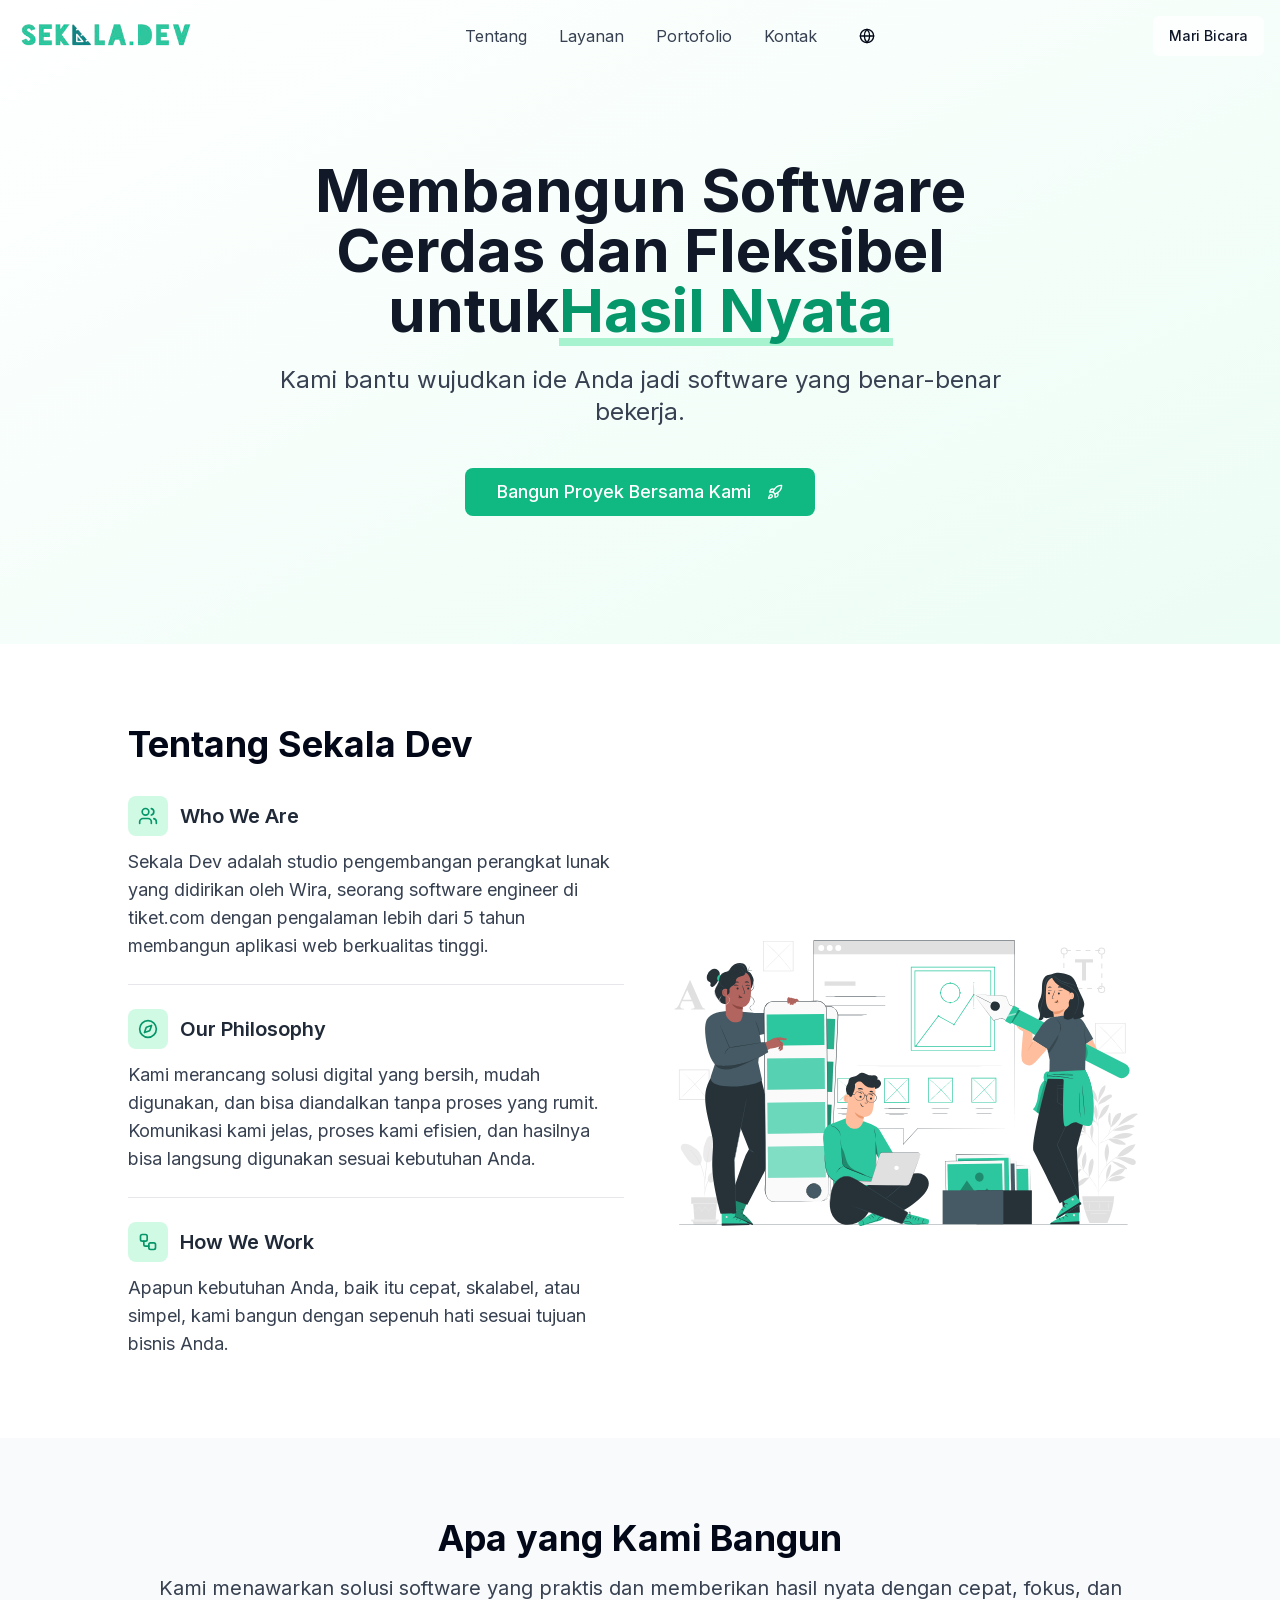
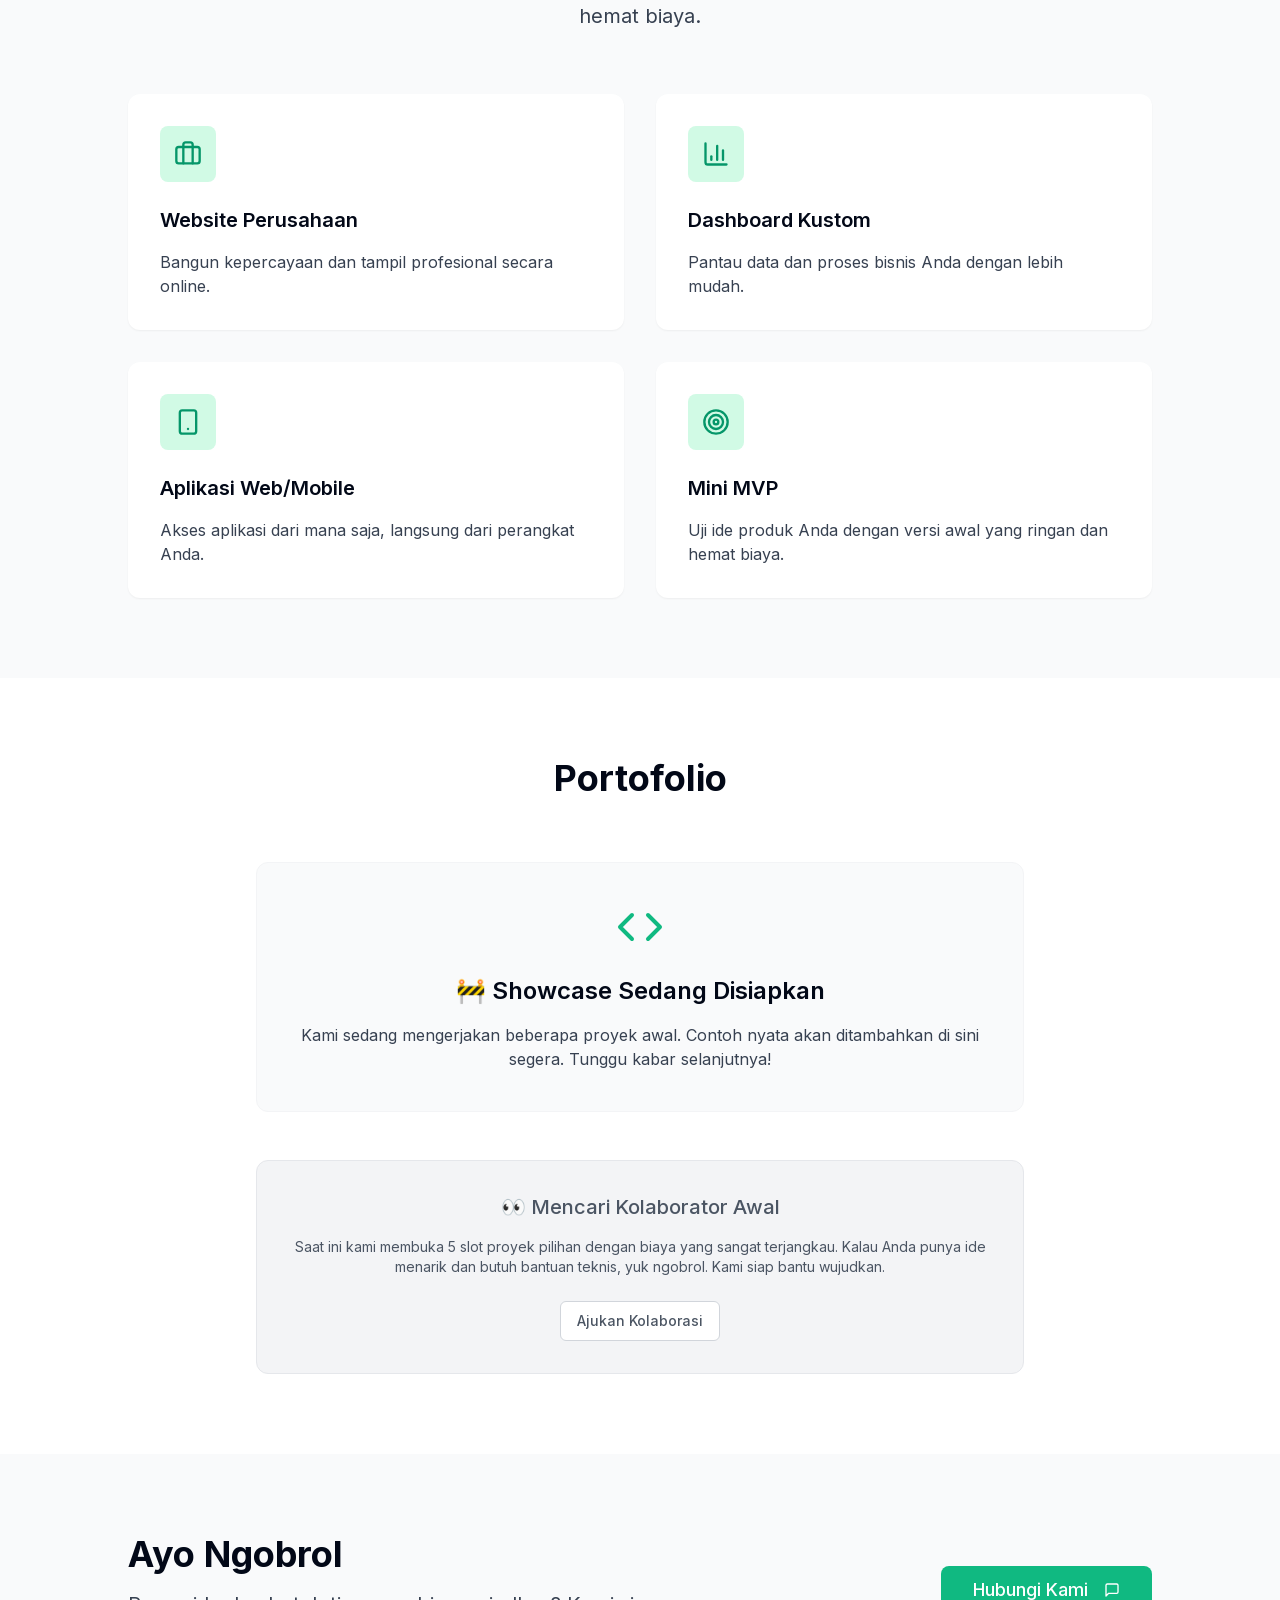
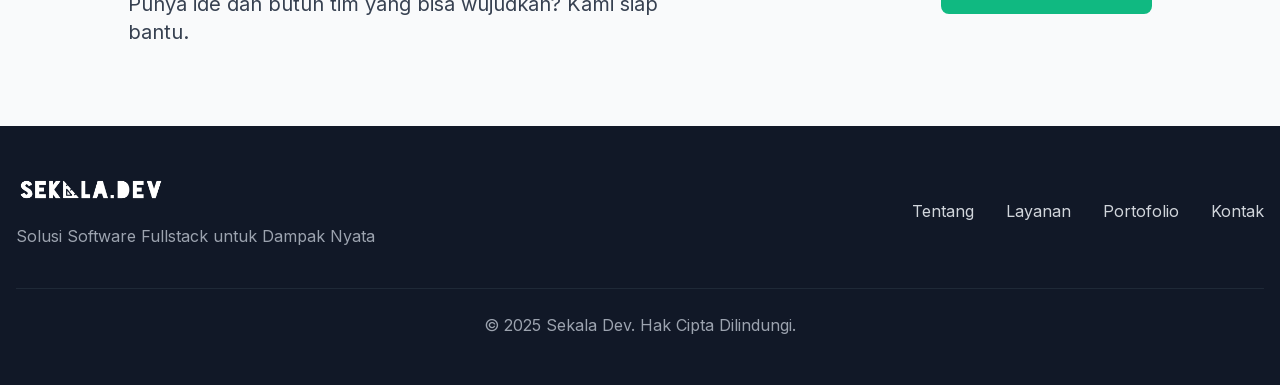
<file: id.html>
<!DOCTYPE html><html lang="en" class="scroll-smooth"><head><meta charSet="utf-8"/><meta name="viewport" content="width=device-width, initial-scale=1"/><link rel="preload" href="/_next/static/media/e4af272ccee01ff0-s.p.woff2" as="font" crossorigin="" type="font/woff2"/><link rel="stylesheet" href="/_next/static/css/45ab598a2a445207.css" data-precedence="next"/><link rel="preload" as="script" fetchPriority="low" href="/_next/static/chunks/webpack-5417328a50983c10.js"/><script src="/_next/static/chunks/4bd1b696-3abbb802821b0a68.js" async=""></script><script src="/_next/static/chunks/684-3ced4c94ebb89b9a.js" async=""></script><script src="/_next/static/chunks/main-app-3380ad67131187ff.js" async=""></script><script src="/_next/static/chunks/app/layout-0380bc19908e2430.js" async=""></script><script src="/_next/static/chunks/754-d5fd2d9e41494a9a.js" async=""></script><script src="/_next/static/chunks/198-125f9c1bcc20989d.js" async=""></script><script src="/_next/static/chunks/app/id/page-523db72bc3a0b434.js" async=""></script><meta name="next-size-adjust" content=""/><title>Sekala.dev — Software Solutions That Make Sense</title><meta name="description" content="Sekala.dev is the portfolio and project showcase of a purpose-driven software house. We craft thoughtful, accessible software for businesses and communities, with a focus on clarity, usability, and impact."/><meta name="author" content="Wira"/><meta name="keywords" content="Sekala.dev,software house Indonesia,freelance web development,frontend engineer,React developer,accessible software,custom web app,open source,digital solutions,Wira portfolio"/><meta name="creator" content="Wira"/><meta property="og:title" content="Sekala.dev — Software Solutions That Make Sense"/><meta property="og:description" content="Purpose-driven software house building accessible, meaningful digital products. View portfolio, projects, and open-source contributions."/><meta property="og:url" content="https://sekala.dev"/><meta property="og:site_name" content="Sekala.dev"/><meta property="og:image" content="https://sekala.dev/og-image.png"/><meta property="og:image:width" content="1200"/><meta property="og:image:height" content="630"/><meta property="og:image:alt" content="Sekala.dev Open Graph Image"/><meta property="og:type" content="website"/><meta name="twitter:card" content="summary_large_image"/><meta name="twitter:title" content="Sekala.dev — Software Solutions That Make Sense"/><meta name="twitter:description" content="Purpose-driven software house building accessible, meaningful digital products. View portfolio, projects, and open-source contributions."/><meta name="twitter:image" content="https://sekala.dev/og-image.png"/><meta name="twitter:image:width" content="1200"/><meta name="twitter:image:height" content="630"/><meta name="twitter:image:alt" content="Sekala.dev Open Graph Image"/><link rel="shortcut icon" href="/favicon.ico"/><link rel="icon" href="/favicon.ico"/><link rel="apple-touch-icon" href="/apple-touch-icon.png"/><script src="/_next/static/chunks/polyfills-42372ed130431b0a.js" noModule=""></script></head><body class="__className_e8ce0c"><script>((e,r,n,o,a,i,s,u)=>{let c=document.documentElement,l=["light","dark"];function f(r){(Array.isArray(e)?e:[e]).forEach(e=>{let n=e==="class",o=n&&i?a.map(e=>i[e]||e):a;n?(c.classList.remove(...o),c.classList.add(i&&i[r]?i[r]:r)):c.setAttribute(e,r)}),d(r)}function d(e){u&&l.includes(e)&&(c.style.colorScheme=e)}function p(){return window.matchMedia("(prefers-color-scheme: dark)").matches?"dark":"light"}if(o)f(o);else try{let e=localStorage.getItem(r)||n,o=s&&e==="system"?p():e;f(o)}catch(e){}})("class","theme","light",null,["light","dark"],null,true,true)</script><div class="min-h-screen"><header class="fixed top-0 left-0 right-0 z-50 w-full transition-all duration-500 ease-in-out bg-transparent"><div class="container mx-auto px-4 py-4"><nav class="flex items-center justify-between"><div class="flex items-center"><img alt="Sekala.dev Logo" loading="lazy" width="180" height="50" decoding="async" data-nimg="1" class="h-auto" style="color:transparent" src="/logo.png"/></div><div class="hidden md:flex items-center space-x-8"><a href="#about" class="transition-colors relative text-gray-700 hover:text-emerald-500">Tentang</a><a href="#services" class="transition-colors relative text-gray-700 hover:text-emerald-500">Layanan</a><a href="#portfolio" class="transition-colors relative text-gray-700 hover:text-emerald-500">Portofolio</a><a href="#contact" class="transition-colors relative text-gray-700 hover:text-emerald-500">Kontak</a><button class="inline-flex items-center justify-center gap-2 whitespace-nowrap text-sm font-medium ring-offset-background transition-colors focus-visible:outline-none focus-visible:ring-2 focus-visible:ring-ring focus-visible:ring-offset-2 disabled:pointer-events-none disabled:opacity-50 [&amp;_svg]:pointer-events-none [&amp;_svg]:size-4 [&amp;_svg]:shrink-0 hover:bg-accent hover:text-accent-foreground rounded-full w-9 h-9" type="button" id="radix-«Rb4utb»" aria-haspopup="menu" aria-expanded="false" data-state="closed"><svg xmlns="http://www.w3.org/2000/svg" width="24" height="24" viewBox="0 0 24 24" fill="none" stroke="currentColor" stroke-width="2" stroke-linecap="round" stroke-linejoin="round" class="lucide lucide-globe h-5 w-5"><circle cx="12" cy="12" r="10"></circle><path d="M12 2a14.5 14.5 0 0 0 0 20 14.5 14.5 0 0 0 0-20"></path><path d="M2 12h20"></path></svg><span class="sr-only">Switch language</span></button></div><div class="flex items-center gap-2"><a href="https://tally.so/r/mKN27g" target="_blank" rel="noopener noreferrer" class="items-center justify-center gap-2 whitespace-nowrap rounded-md text-sm font-medium ring-offset-background focus-visible:outline-none focus-visible:ring-2 focus-visible:ring-ring focus-visible:ring-offset-2 disabled:pointer-events-none disabled:opacity-50 [&amp;_svg]:pointer-events-none [&amp;_svg]:size-4 [&amp;_svg]:shrink-0 text-secondary-foreground h-10 px-4 py-2 hidden md:flex transition-all duration-500 bg-white/80 backdrop-blur-sm hover:bg-white/90">Mari Bicara</a><div class="md:hidden"><button class="inline-flex items-center justify-center gap-2 whitespace-nowrap text-sm font-medium ring-offset-background transition-colors focus-visible:outline-none focus-visible:ring-2 focus-visible:ring-ring focus-visible:ring-offset-2 disabled:pointer-events-none disabled:opacity-50 [&amp;_svg]:pointer-events-none [&amp;_svg]:size-4 [&amp;_svg]:shrink-0 hover:bg-accent hover:text-accent-foreground rounded-full w-9 h-9" type="button" id="radix-«R5kutb»" aria-haspopup="menu" aria-expanded="false" data-state="closed"><svg xmlns="http://www.w3.org/2000/svg" width="24" height="24" viewBox="0 0 24 24" fill="none" stroke="currentColor" stroke-width="2" stroke-linecap="round" stroke-linejoin="round" class="lucide lucide-globe h-5 w-5"><circle cx="12" cy="12" r="10"></circle><path d="M12 2a14.5 14.5 0 0 0 0 20 14.5 14.5 0 0 0 0-20"></path><path d="M2 12h20"></path></svg><span class="sr-only">Switch language</span></button></div><button class="inline-flex items-center justify-center gap-2 whitespace-nowrap rounded-md text-sm font-medium ring-offset-background transition-colors focus-visible:outline-none focus-visible:ring-2 focus-visible:ring-ring focus-visible:ring-offset-2 disabled:pointer-events-none disabled:opacity-50 [&amp;_svg]:pointer-events-none [&amp;_svg]:size-4 [&amp;_svg]:shrink-0 hover:bg-accent hover:text-accent-foreground h-10 w-10 md:hidden" type="button" aria-haspopup="dialog" aria-expanded="false" aria-controls="radix-«R7kutb»" data-state="closed"><svg xmlns="http://www.w3.org/2000/svg" width="24" height="24" viewBox="0 0 24 24" fill="none" stroke="currentColor" stroke-width="2" stroke-linecap="round" stroke-linejoin="round" class="lucide lucide-menu h-6 w-6"><line x1="4" x2="20" y1="12" y2="12"></line><line x1="4" x2="20" y1="6" y2="6"></line><line x1="4" x2="20" y1="18" y2="18"></line></svg><span class="sr-only">Toggle menu</span></button></div></nav></div></header><main><section id="hero" class="pt-32 pb-20 md:pt-40 md:pb-32 bg-gradient-to-br from-white to-emerald-50"><div class="container mx-auto px-4"><div class="transition-all duration-700 ease-out opacity-0 translate-y-10" style="transition-delay:0ms"><div class="max-w-3xl mx-auto text-center"><h1 class="text-4xl md:text-6xl font-bold mb-6 text-gray-900">Membangun Software Cerdas dan Fleksibel untuk<span class="text-emerald-600 relative text-nowrap">Hasil Nyata<span class="absolute bottom-0 left-0 w-full h-2 bg-emerald-200 -z-10"></span></span></h1><p class="text-xl md:text-2xl text-gray-700 mb-10">Kami bantu wujudkan ide Anda jadi software yang benar-benar bekerja.</p><a href="https://tally.so/r/mKN27g" target="_blank" rel="noopener noreferrer" class="inline-flex items-center justify-center gap-2 whitespace-nowrap font-medium ring-offset-background focus-visible:outline-none focus-visible:ring-2 focus-visible:ring-ring focus-visible:ring-offset-2 disabled:pointer-events-none disabled:opacity-50 [&amp;_svg]:pointer-events-none [&amp;_svg]:size-4 [&amp;_svg]:shrink-0 h-11 bg-emerald-500 hover:bg-emerald-600 text-white px-8 py-6 text-lg rounded-lg animate-pulse hover:animate-none transition-all duration-10000 ease-in-out transform hover:scale-105">Bangun Proyek Bersama Kami<!-- --> <svg xmlns="http://www.w3.org/2000/svg" width="24" height="24" viewBox="0 0 24 24" fill="none" stroke="currentColor" stroke-width="2" stroke-linecap="round" stroke-linejoin="round" class="lucide lucide-rocket ml-2 h-5 w-5"><path d="M4.5 16.5c-1.5 1.26-2 5-2 5s3.74-.5 5-2c.71-.84.7-2.13-.09-2.91a2.18 2.18 0 0 0-2.91-.09z"></path><path d="m12 15-3-3a22 22 0 0 1 2-3.95A12.88 12.88 0 0 1 22 2c0 2.72-.78 7.5-6 11a22.35 22.35 0 0 1-4 2z"></path><path d="M9 12H4s.55-3.03 2-4c1.62-1.08 5 0 5 0"></path><path d="M12 15v5s3.03-.55 4-2c1.08-1.62 0-5 0-5"></path></svg></a></div></div></div></section><section id="about" class="py-20 bg-white"><div class="container mx-auto px-4"><div class="transition-all duration-700 ease-out opacity-0 translate-y-10" style="transition-delay:0ms"><div class="max-w-5xl mx-auto"><h2 class="text-3xl md:text-4xl font-bold mb-8 text-left">Tentang Sekala Dev</h2><div class="flex flex-col md:flex-row gap-8 items-center"><div class="space-y-6 text-lg text-gray-700 md:w-3/6"><div><div class="flex items-center gap-3 mb-3"><div class="bg-emerald-100 w-10 h-10 rounded-lg flex items-center justify-center"><svg xmlns="http://www.w3.org/2000/svg" width="24" height="24" viewBox="0 0 24 24" fill="none" stroke="currentColor" stroke-width="2" stroke-linecap="round" stroke-linejoin="round" class="lucide lucide-users h-5 w-5 text-emerald-600"><path d="M16 21v-2a4 4 0 0 0-4-4H6a4 4 0 0 0-4 4v2"></path><circle cx="9" cy="7" r="4"></circle><path d="M22 21v-2a4 4 0 0 0-3-3.87"></path><path d="M16 3.13a4 4 0 0 1 0 7.75"></path></svg></div><h3 class="text-xl font-semibold text-gray-800">Who We Are</h3></div><p>Sekala Dev adalah studio pengembangan perangkat lunak yang didirikan oleh Wira, seorang software engineer di tiket.com dengan pengalaman lebih dari 5 tahun membangun aplikasi web berkualitas tinggi.</p></div><div class="border-b border-gray-200 my-6"></div><div><div class="flex items-center gap-3 mb-3"><div class="bg-emerald-100 w-10 h-10 rounded-lg flex items-center justify-center"><svg xmlns="http://www.w3.org/2000/svg" width="24" height="24" viewBox="0 0 24 24" fill="none" stroke="currentColor" stroke-width="2" stroke-linecap="round" stroke-linejoin="round" class="lucide lucide-compass h-5 w-5 text-emerald-600"><path d="m16.24 7.76-1.804 5.411a2 2 0 0 1-1.265 1.265L7.76 16.24l1.804-5.411a2 2 0 0 1 1.265-1.265z"></path><circle cx="12" cy="12" r="10"></circle></svg></div><h3 class="text-xl font-semibold text-gray-800">Our Philosophy</h3></div><p>Kami merancang solusi digital yang bersih, mudah digunakan, dan bisa diandalkan tanpa proses yang rumit. Komunikasi kami jelas, proses kami efisien, dan hasilnya bisa langsung digunakan sesuai kebutuhan Anda.</p></div><div class="border-b border-gray-200 my-6"></div><div><div class="flex items-center gap-3 mb-3"><div class="bg-emerald-100 w-10 h-10 rounded-lg flex items-center justify-center"><svg xmlns="http://www.w3.org/2000/svg" width="24" height="24" viewBox="0 0 24 24" fill="none" stroke="currentColor" stroke-width="2" stroke-linecap="round" stroke-linejoin="round" class="lucide lucide-workflow h-5 w-5 text-emerald-600"><rect width="8" height="8" x="3" y="3" rx="2"></rect><path d="M7 11v4a2 2 0 0 0 2 2h4"></path><rect width="8" height="8" x="13" y="13" rx="2"></rect></svg></div><h3 class="text-xl font-semibold text-gray-800">How We Work</h3></div><p>Apapun kebutuhan Anda, baik itu cepat, skalabel, atau simpel, kami bangun dengan sepenuh hati sesuai tujuan bisnis Anda.</p></div></div><div class="md:w-3/6 flex flex-col gap-6 justify-center items-center pt-6 md:pt-0"><img alt="Software Development Illustration" loading="lazy" width="600" height="600" decoding="async" data-nimg="1" class="h-auto" style="color:transparent" src="/about.svg"/></div></div></div></div></div></section><section id="services" class="py-20 bg-gray-50"><div class="container mx-auto px-4"><div class="max-w-5xl mx-auto"><div class="transition-all duration-700 ease-out opacity-0 translate-y-10" style="transition-delay:0ms"><h2 class="text-3xl md:text-4xl font-bold mb-4 text-center">Apa yang Kami Bangun</h2><p class="text-xl text-gray-700 mb-16 text-center">Kami menawarkan solusi software yang praktis dan memberikan hasil nyata dengan cepat, fokus, dan hemat biaya.</p></div><div class="grid md:grid-cols-2 gap-8"><div class="transition-all duration-700 ease-out opacity-0 translate-y-10" style="transition-delay:100ms"><div class="bg-white p-8 rounded-xl shadow-sm hover:shadow-md transition-shadow"><div class="bg-emerald-100 w-14 h-14 rounded-lg flex items-center justify-center mb-6"><svg xmlns="http://www.w3.org/2000/svg" width="24" height="24" viewBox="0 0 24 24" fill="none" stroke="currentColor" stroke-width="2" stroke-linecap="round" stroke-linejoin="round" class="lucide lucide-briefcase h-7 w-7 text-emerald-600"><path d="M16 20V4a2 2 0 0 0-2-2h-4a2 2 0 0 0-2 2v16"></path><rect width="20" height="14" x="2" y="6" rx="2"></rect></svg></div><h3 class="text-xl font-semibold mb-4">Website Perusahaan</h3><p class="text-gray-700">Bangun kepercayaan dan tampil profesional secara online.</p></div></div><div class="transition-all duration-700 ease-out opacity-0 translate-y-10" style="transition-delay:200ms"><div class="bg-white p-8 rounded-xl shadow-sm hover:shadow-md transition-shadow"><div class="bg-emerald-100 w-14 h-14 rounded-lg flex items-center justify-center mb-6"><svg xmlns="http://www.w3.org/2000/svg" width="24" height="24" viewBox="0 0 24 24" fill="none" stroke="currentColor" stroke-width="2" stroke-linecap="round" stroke-linejoin="round" class="lucide lucide-chart-column h-7 w-7 text-emerald-600"><path d="M3 3v16a2 2 0 0 0 2 2h16"></path><path d="M18 17V9"></path><path d="M13 17V5"></path><path d="M8 17v-3"></path></svg></div><h3 class="text-xl font-semibold mb-4">Dashboard Kustom</h3><p class="text-gray-700">Pantau data dan proses bisnis Anda dengan lebih mudah.</p></div></div><div class="transition-all duration-700 ease-out opacity-0 translate-y-10" style="transition-delay:300ms"><div class="bg-white p-8 rounded-xl shadow-sm hover:shadow-md transition-shadow"><div class="bg-emerald-100 w-14 h-14 rounded-lg flex items-center justify-center mb-6"><svg xmlns="http://www.w3.org/2000/svg" width="24" height="24" viewBox="0 0 24 24" fill="none" stroke="currentColor" stroke-width="2" stroke-linecap="round" stroke-linejoin="round" class="lucide lucide-smartphone h-7 w-7 text-emerald-600"><rect width="14" height="20" x="5" y="2" rx="2" ry="2"></rect><path d="M12 18h.01"></path></svg></div><h3 class="text-xl font-semibold mb-4">Aplikasi Web/Mobile</h3><p class="text-gray-700">Akses aplikasi dari mana saja, langsung dari perangkat Anda.</p></div></div><div class="transition-all duration-700 ease-out opacity-0 translate-y-10" style="transition-delay:400ms"><div class="bg-white p-8 rounded-xl shadow-sm hover:shadow-md transition-shadow"><div class="bg-emerald-100 w-14 h-14 rounded-lg flex items-center justify-center mb-6"><svg xmlns="http://www.w3.org/2000/svg" width="24" height="24" viewBox="0 0 24 24" fill="none" stroke="currentColor" stroke-width="2" stroke-linecap="round" stroke-linejoin="round" class="lucide lucide-target h-7 w-7 text-emerald-600"><circle cx="12" cy="12" r="10"></circle><circle cx="12" cy="12" r="6"></circle><circle cx="12" cy="12" r="2"></circle></svg></div><h3 class="text-xl font-semibold mb-4">Mini MVP</h3><p class="text-gray-700">Uji ide produk Anda dengan versi awal yang ringan dan hemat biaya.</p></div></div></div></div></div></section><section id="portfolio" class="py-20 bg-white"><div class="container mx-auto px-4"><div class="max-w-3xl mx-auto text-center"><div class="transition-all duration-700 ease-out opacity-0 translate-y-10" style="transition-delay:0ms"><h2 class="text-3xl md:text-4xl font-bold mb-16">Portofolio</h2></div><div class="transition-all duration-700 ease-out opacity-0 translate-y-10" style="transition-delay:100ms"><div class="bg-gray-50 border border-gray-100 rounded-xl p-10 mb-12"><div class="flex justify-center mb-6"><svg xmlns="http://www.w3.org/2000/svg" width="24" height="24" viewBox="0 0 24 24" fill="none" stroke="currentColor" stroke-width="2" stroke-linecap="round" stroke-linejoin="round" class="lucide lucide-code h-12 w-12 text-emerald-500"><polyline points="16 18 22 12 16 6"></polyline><polyline points="8 6 2 12 8 18"></polyline></svg></div><h3 class="text-2xl font-semibold mb-4">🚧 Showcase Sedang Disiapkan</h3><p class="text-gray-700">Kami sedang mengerjakan beberapa proyek awal. Contoh nyata akan ditambahkan di sini segera. Tunggu kabar selanjutnya!</p></div></div><div class="transition-all duration-700 ease-out opacity-0 translate-y-10" style="transition-delay:200ms"><div class="bg-gray-100 border border-gray-200 rounded-xl p-8"><h3 class="text-xl font-medium mb-4 text-gray-600">👀 Mencari Kolaborator Awal</h3><p class="text-gray-600 mb-6 text-sm">Saat ini kami membuka 5 slot proyek pilihan dengan biaya yang sangat terjangkau. Kalau Anda punya ide menarik dan butuh bantuan teknis, yuk ngobrol. Kami siap bantu wujudkan.</p><button class="inline-flex items-center justify-center gap-2 whitespace-nowrap rounded-md font-medium ring-offset-background transition-colors focus-visible:outline-none focus-visible:ring-2 focus-visible:ring-ring focus-visible:ring-offset-2 disabled:pointer-events-none disabled:opacity-50 [&amp;_svg]:pointer-events-none [&amp;_svg]:size-4 [&amp;_svg]:shrink-0 border bg-background hover:text-accent-foreground h-10 px-4 py-2 border-gray-300 text-gray-600 hover:bg-gray-50 text-sm">Ajukan Kolaborasi</button></div></div></div></div></section><section id="contact" class="py-20 bg-gray-50"><div class="container mx-auto px-4"><div class="transition-all duration-700 ease-out opacity-0 translate-y-10" style="transition-delay:0ms"><div class="max-w-5xl mx-auto"><div class="flex flex-col md:flex-row md:items-center md:justify-between gap-8"><div class="md:w-3/5"><h2 class="text-3xl md:text-4xl font-bold mb-4 md:text-left">Ayo Ngobrol</h2><p class="text-xl text-gray-700 md:text-left">Punya ide dan butuh tim yang bisa wujudkan? Kami siap bantu.</p></div><div class="md:w-2/5 flex justify-center md:justify-end"><a href="https://tally.so/r/mKN27g" target="_blank" rel="noopener noreferrer" class="inline-flex items-center justify-center gap-2 whitespace-nowrap font-medium ring-offset-background focus-visible:outline-none focus-visible:ring-2 focus-visible:ring-ring focus-visible:ring-offset-2 disabled:pointer-events-none disabled:opacity-50 [&amp;_svg]:pointer-events-none [&amp;_svg]:size-4 [&amp;_svg]:shrink-0 h-11 bg-emerald-500 hover:bg-emerald-600 text-white px-8 py-6 text-lg rounded-lg transition-all duration-1000 ease-in-out w-full md:w-auto">Hubungi Kami<!-- --> <svg xmlns="http://www.w3.org/2000/svg" width="24" height="24" viewBox="0 0 24 24" fill="none" stroke="currentColor" stroke-width="2" stroke-linecap="round" stroke-linejoin="round" class="lucide lucide-message-square ml-2 h-5 w-5"><path d="M21 15a2 2 0 0 1-2 2H7l-4 4V5a2 2 0 0 1 2-2h14a2 2 0 0 1 2 2z"></path></svg></a></div></div></div></div></div></section></main><footer class="bg-gray-900 text-white py-12"><div class="container mx-auto px-4"><div class="flex flex-col md:flex-row justify-between items-center"><div class="mb-6 md:mb-0"><img alt="Sekala.dev Logo" loading="lazy" width="150" height="40" decoding="async" data-nimg="1" class="h-auto brightness-0 invert" style="color:transparent" src="/logo.png"/><p class="mt-4 text-gray-400">Solusi Software Fullstack untuk Dampak Nyata</p></div><div class="flex flex-col md:flex-row space-y-4 md:space-y-0 md:space-x-8"><a href="#about" class="text-gray-300 hover:text-emerald-400 transition-colors">Tentang</a><a href="#services" class="text-gray-300 hover:text-emerald-400 transition-colors">Layanan</a><a href="#portfolio" class="text-gray-300 hover:text-emerald-400 transition-colors">Portofolio</a><a href="#contact" class="text-gray-300 hover:text-emerald-400 transition-colors">Kontak</a></div></div><div class="border-t border-gray-800 mt-10 pt-6 text-center text-gray-400"><p>© <!-- -->2025<!-- --> Sekala Dev. <!-- -->Hak Cipta Dilindungi.</p></div></div></footer></div><script src="/_next/static/chunks/webpack-5417328a50983c10.js" async=""></script><script>(self.__next_f=self.__next_f||[]).push([0])</script><script>self.__next_f.push([1,"1:\"$Sreact.fragment\"\n2:I[7780,[\"177\",\"static/chunks/app/layout-0380bc19908e2430.js\"],\"ThemeProvider\"]\n3:I[7555,[],\"\"]\n4:I[1295,[],\"\"]\n5:I[215,[\"754\",\"static/chunks/754-d5fd2d9e41494a9a.js\",\"198\",\"static/chunks/198-125f9c1bcc20989d.js\",\"342\",\"static/chunks/app/id/page-523db72bc3a0b434.js\"],\"StickyHeader\"]\n6:I[5385,[\"754\",\"static/chunks/754-d5fd2d9e41494a9a.js\",\"198\",\"static/chunks/198-125f9c1bcc20989d.js\",\"342\",\"static/chunks/app/id/page-523db72bc3a0b434.js\"],\"FadeInSection\"]\n7:I[3063,[\"754\",\"static/chunks/754-d5fd2d9e41494a9a.js\",\"198\",\"static/chunks/198-125f9c1bcc20989d.js\",\"342\",\"static/chunks/app/id/page-523db72bc3a0b434.js\"],\"Image\"]\n8:I[7482,[\"754\",\"static/chunks/754-d5fd2d9e41494a9a.js\",\"198\",\"static/chunks/198-125f9c1bcc20989d.js\",\"342\",\"static/chunks/app/id/page-523db72bc3a0b434.js\"],\"SmoothScrollLink\"]\n9:I[9665,[],\"OutletBoundary\"]\nc:I[9665,[],\"ViewportBoundary\"]\ne:I[9665,[],\"MetadataBoundary\"]\n10:I[6614,[],\"\"]\n:HL[\"/_next/static/media/e4af272ccee01ff0-s.p.woff2\",\"font\",{\"crossOrigin\":\"\",\"type\":\"font/woff2\"}]\n:HL[\"/_next/static/css/45ab598a2a445207.css\",\"style\"]\n"])</script><script>self.__next_f.push([1,"0:{\"P\":null,\"b\":\"EkH_bMLx21A0ACTaFhLEG\",\"p\":\"\",\"c\":[\"\",\"id\"],\"i\":false,\"f\":[[[\"\",{\"children\":[\"id\",{\"children\":[\"__PAGE__\",{}]}]},\"$undefined\",\"$undefined\",true],[\"\",[\"$\",\"$1\",\"c\",{\"children\":[[[\"$\",\"link\",\"0\",{\"rel\":\"stylesheet\",\"href\":\"/_next/static/css/45ab598a2a445207.css\",\"precedence\":\"next\",\"crossOrigin\":\"$undefined\",\"nonce\":\"$undefined\"}]],[\"$\",\"html\",null,{\"lang\":\"en\",\"className\":\"scroll-smooth\",\"suppressHydrationWarning\":true,\"children\":[\"$\",\"body\",null,{\"className\":\"__className_e8ce0c\",\"children\":[\"$\",\"$L2\",null,{\"attribute\":\"class\",\"defaultTheme\":\"light\",\"enableSystem\":true,\"disableTransitionOnChange\":true,\"children\":[\"$\",\"$L3\",null,{\"parallelRouterKey\":\"children\",\"error\":\"$undefined\",\"errorStyles\":\"$undefined\",\"errorScripts\":\"$undefined\",\"template\":[\"$\",\"$L4\",null,{}],\"templateStyles\":\"$undefined\",\"templateScripts\":\"$undefined\",\"notFound\":[[[\"$\",\"title\",null,{\"children\":\"404: This page could not be found.\"}],[\"$\",\"div\",null,{\"style\":{\"fontFamily\":\"system-ui,\\\"Segoe UI\\\",Roboto,Helvetica,Arial,sans-serif,\\\"Apple Color Emoji\\\",\\\"Segoe UI Emoji\\\"\",\"height\":\"100vh\",\"textAlign\":\"center\",\"display\":\"flex\",\"flexDirection\":\"column\",\"alignItems\":\"center\",\"justifyContent\":\"center\"},\"children\":[\"$\",\"div\",null,{\"children\":[[\"$\",\"style\",null,{\"dangerouslySetInnerHTML\":{\"__html\":\"body{color:#000;background:#fff;margin:0}.next-error-h1{border-right:1px solid rgba(0,0,0,.3)}@media (prefers-color-scheme:dark){body{color:#fff;background:#000}.next-error-h1{border-right:1px solid rgba(255,255,255,.3)}}\"}}],[\"$\",\"h1\",null,{\"className\":\"next-error-h1\",\"style\":{\"display\":\"inline-block\",\"margin\":\"0 20px 0 0\",\"padding\":\"0 23px 0 0\",\"fontSize\":24,\"fontWeight\":500,\"verticalAlign\":\"top\",\"lineHeight\":\"49px\"},\"children\":404}],[\"$\",\"div\",null,{\"style\":{\"display\":\"inline-block\"},\"children\":[\"$\",\"h2\",null,{\"style\":{\"fontSize\":14,\"fontWeight\":400,\"lineHeight\":\"49px\",\"margin\":0},\"children\":\"This page could not be found.\"}]}]]}]}]],[]],\"forbidden\":\"$undefined\",\"unauthorized\":\"$undefined\"}]}]}]}]]}],{\"children\":[\"id\",[\"$\",\"$1\",\"c\",{\"children\":[null,[\"$\",\"$L3\",null,{\"parallelRouterKey\":\"children\",\"error\":\"$undefined\",\"errorStyles\":\"$undefined\",\"errorScripts\":\"$undefined\",\"template\":[\"$\",\"$L4\",null,{}],\"templateStyles\":\"$undefined\",\"templateScripts\":\"$undefined\",\"notFound\":\"$undefined\",\"forbidden\":\"$undefined\",\"unauthorized\":\"$undefined\"}]]}],{\"children\":[\"__PAGE__\",[\"$\",\"$1\",\"c\",{\"children\":[[\"$\",\"div\",null,{\"className\":\"min-h-screen\",\"children\":[[\"$\",\"$L5\",null,{\"currentLocale\":\"id\"}],[\"$\",\"main\",null,{\"children\":[[\"$\",\"section\",null,{\"id\":\"hero\",\"className\":\"pt-32 pb-20 md:pt-40 md:pb-32 bg-gradient-to-br from-white to-emerald-50\",\"children\":[\"$\",\"div\",null,{\"className\":\"container mx-auto px-4\",\"children\":[\"$\",\"$L6\",null,{\"children\":[\"$\",\"div\",null,{\"className\":\"max-w-3xl mx-auto text-center\",\"children\":[[\"$\",\"h1\",null,{\"className\":\"text-4xl md:text-6xl font-bold mb-6 text-gray-900\",\"children\":[\"Membangun Software Cerdas dan Fleksibel untuk\",[\"$\",\"span\",null,{\"className\":\"text-emerald-600 relative text-nowrap\",\"children\":[\"Hasil Nyata\",[\"$\",\"span\",null,{\"className\":\"absolute bottom-0 left-0 w-full h-2 bg-emerald-200 -z-10\"}]]}],\"\"]}],[\"$\",\"p\",null,{\"className\":\"text-xl md:text-2xl text-gray-700 mb-10\",\"children\":\"Kami bantu wujudkan ide Anda jadi software yang benar-benar bekerja.\"}],[\"$\",\"a\",null,{\"href\":\"https://tally.so/r/mKN27g\",\"target\":\"_blank\",\"rel\":\"noopener noreferrer\",\"children\":[\"Bangun Proyek Bersama Kami\",\" \",[\"$\",\"svg\",null,{\"ref\":\"$undefined\",\"xmlns\":\"http://www.w3.org/2000/svg\",\"width\":24,\"height\":24,\"viewBox\":\"0 0 24 24\",\"fill\":\"none\",\"stroke\":\"currentColor\",\"strokeWidth\":2,\"strokeLinecap\":\"round\",\"strokeLinejoin\":\"round\",\"className\":\"lucide lucide-rocket ml-2 h-5 w-5\",\"children\":[[\"$\",\"path\",\"m3kijz\",{\"d\":\"M4.5 16.5c-1.5 1.26-2 5-2 5s3.74-.5 5-2c.71-.84.7-2.13-.09-2.91a2.18 2.18 0 0 0-2.91-.09z\"}],[\"$\",\"path\",\"1fmvmk\",{\"d\":\"m12 15-3-3a22 22 0 0 1 2-3.95A12.88 12.88 0 0 1 22 2c0 2.72-.78 7.5-6 11a22.35 22.35 0 0 1-4 2z\"}],[\"$\",\"path\",\"1f8sc4\",{\"d\":\"M9 12H4s.55-3.03 2-4c1.62-1.08 5 0 5 0\"}],[\"$\",\"path\",\"qeys4\",{\"d\":\"M12 15v5s3.03-.55 4-2c1.08-1.62 0-5 0-5\"}],\"$undefined\"]}]],\"className\":\"inline-flex items-center justify-center gap-2 whitespace-nowrap font-medium ring-offset-background focus-visible:outline-none focus-visible:ring-2 focus-visible:ring-ring focus-visible:ring-offset-2 disabled:pointer-events-none disabled:opacity-50 [\u0026_svg]:pointer-events-none [\u0026_svg]:size-4 [\u0026_svg]:shrink-0 h-11 bg-emerald-500 hover:bg-emerald-600 text-white px-8 py-6 text-lg rounded-lg animate-pulse hover:animate-none transition-all duration-10000 ease-in-out transform hover:scale-105\",\"ref\":null}]]}]}]}]}],[\"$\",\"section\",null,{\"id\":\"about\",\"className\":\"py-20 bg-white\",\"children\":[\"$\",\"div\",null,{\"className\":\"container mx-auto px-4\",\"children\":[\"$\",\"$L6\",null,{\"children\":[\"$\",\"div\",null,{\"className\":\"max-w-5xl mx-auto\",\"children\":[[\"$\",\"h2\",null,{\"className\":\"text-3xl md:text-4xl font-bold mb-8 text-left\",\"children\":\"Tentang Sekala Dev\"}],[\"$\",\"div\",null,{\"className\":\"flex flex-col md:flex-row gap-8 items-center\",\"children\":[[\"$\",\"div\",null,{\"className\":\"space-y-6 text-lg text-gray-700 md:w-3/6\",\"children\":[[\"$\",\"div\",null,{\"children\":[[\"$\",\"div\",null,{\"className\":\"flex items-center gap-3 mb-3\",\"children\":[[\"$\",\"div\",null,{\"className\":\"bg-emerald-100 w-10 h-10 rounded-lg flex items-center justify-center\",\"children\":[\"$\",\"svg\",null,{\"ref\":\"$undefined\",\"xmlns\":\"http://www.w3.org/2000/svg\",\"width\":24,\"height\":24,\"viewBox\":\"0 0 24 24\",\"fill\":\"none\",\"stroke\":\"currentColor\",\"strokeWidth\":2,\"strokeLinecap\":\"round\",\"strokeLinejoin\":\"round\",\"className\":\"lucide lucide-users h-5 w-5 text-emerald-600\",\"children\":[[\"$\",\"path\",\"1yyitq\",{\"d\":\"M16 21v-2a4 4 0 0 0-4-4H6a4 4 0 0 0-4 4v2\"}],[\"$\",\"circle\",\"nufk8\",{\"cx\":\"9\",\"cy\":\"7\",\"r\":\"4\"}],[\"$\",\"path\",\"kshegd\",{\"d\":\"M22 21v-2a4 4 0 0 0-3-3.87\"}],[\"$\",\"path\",\"1da9ce\",{\"d\":\"M16 3.13a4 4 0 0 1 0 7.75\"}],\"$undefined\"]}]}],[\"$\",\"h3\",null,{\"className\":\"text-xl font-semibold text-gray-800\",\"children\":\"Who We Are\"}]]}],[\"$\",\"p\",null,{\"children\":\"Sekala Dev adalah studio pengembangan perangkat lunak yang didirikan oleh Wira, seorang software engineer di tiket.com dengan pengalaman lebih dari 5 tahun membangun aplikasi web berkualitas tinggi.\"}]]}],[\"$\",\"div\",null,{\"className\":\"border-b border-gray-200 my-6\"}],[\"$\",\"div\",null,{\"children\":[[\"$\",\"div\",null,{\"className\":\"flex items-center gap-3 mb-3\",\"children\":[[\"$\",\"div\",null,{\"className\":\"bg-emerald-100 w-10 h-10 rounded-lg flex items-center justify-center\",\"children\":[\"$\",\"svg\",null,{\"ref\":\"$undefined\",\"xmlns\":\"http://www.w3.org/2000/svg\",\"width\":24,\"height\":24,\"viewBox\":\"0 0 24 24\",\"fill\":\"none\",\"stroke\":\"currentColor\",\"strokeWidth\":2,\"strokeLinecap\":\"round\",\"strokeLinejoin\":\"round\",\"className\":\"lucide lucide-compass h-5 w-5 text-emerald-600\",\"children\":[[\"$\",\"path\",\"9ktpf1\",{\"d\":\"m16.24 7.76-1.804 5.411a2 2 0 0 1-1.265 1.265L7.76 16.24l1.804-5.411a2 2 0 0 1 1.265-1.265z\"}],[\"$\",\"circle\",\"1mglay\",{\"cx\":\"12\",\"cy\":\"12\",\"r\":\"10\"}],\"$undefined\"]}]}],[\"$\",\"h3\",null,{\"className\":\"text-xl font-semibold text-gray-800\",\"children\":\"Our Philosophy\"}]]}],[\"$\",\"p\",null,{\"children\":\"Kami merancang solusi digital yang bersih, mudah digunakan, dan bisa diandalkan tanpa proses yang rumit. Komunikasi kami jelas, proses kami efisien, dan hasilnya bisa langsung digunakan sesuai kebutuhan Anda.\"}]]}],[\"$\",\"div\",null,{\"className\":\"border-b border-gray-200 my-6\"}],[\"$\",\"div\",null,{\"children\":[[\"$\",\"div\",null,{\"className\":\"flex items-center gap-3 mb-3\",\"children\":[[\"$\",\"div\",null,{\"className\":\"bg-emerald-100 w-10 h-10 rounded-lg flex items-center justify-center\",\"children\":[\"$\",\"svg\",null,{\"ref\":\"$undefined\",\"xmlns\":\"http://www.w3.org/2000/svg\",\"width\":24,\"height\":24,\"viewBox\":\"0 0 24 24\",\"fill\":\"none\",\"stroke\":\"currentColor\",\"strokeWidth\":2,\"strokeLinecap\":\"round\",\"strokeLinejoin\":\"round\",\"className\":\"lucide lucide-workflow h-5 w-5 text-emerald-600\",\"children\":[[\"$\",\"rect\",\"by2w9f\",{\"width\":\"8\",\"height\":\"8\",\"x\":\"3\",\"y\":\"3\",\"rx\":\"2\"}],[\"$\",\"path\",\"xkn7yn\",{\"d\":\"M7 11v4a2 2 0 0 0 2 2h4\"}],[\"$\",\"rect\",\"1cgmvn\",{\"width\":\"8\",\"height\":\"8\",\"x\":\"13\",\"y\":\"13\",\"rx\":\"2\"}],\"$undefined\"]}]}],[\"$\",\"h3\",null,{\"className\":\"text-xl font-semibold text-gray-800\",\"children\":\"How We Work\"}]]}],[\"$\",\"p\",null,{\"children\":\"Apapun kebutuhan Anda, baik itu cepat, skalabel, atau simpel, kami bangun dengan sepenuh hati sesuai tujuan bisnis Anda.\"}]]}]]}],[\"$\",\"div\",null,{\"className\":\"md:w-3/6 flex flex-col gap-6 justify-center items-center pt-6 md:pt-0\",\"children\":[\"$\",\"$L7\",null,{\"src\":\"/about.svg\",\"alt\":\"Software Development Illustration\",\"width\":600,\"height\":600,\"className\":\"h-auto\"}]}]]}]]}]}]}]}],[\"$\",\"section\",null,{\"id\":\"services\",\"className\":\"py-20 bg-gray-50\",\"children\":[\"$\",\"div\",null,{\"className\":\"container mx-auto px-4\",\"children\":[\"$\",\"div\",null,{\"className\":\"max-w-5xl mx-auto\",\"children\":[[\"$\",\"$L6\",null,{\"children\":[[\"$\",\"h2\",null,{\"className\":\"text-3xl md:text-4xl font-bold mb-4 text-center\",\"children\":\"Apa yang Kami Bangun\"}],[\"$\",\"p\",null,{\"className\":\"text-xl text-gray-700 mb-16 text-center\",\"children\":\"Kami menawarkan solusi software yang praktis dan memberikan hasil nyata dengan cepat, fokus, dan hemat biaya.\"}]]}],[\"$\",\"div\",null,{\"className\":\"grid md:grid-cols-2 gap-8\",\"children\":[[\"$\",\"$L6\",null,{\"delay\":100,\"children\":[\"$\",\"div\",null,{\"className\":\"bg-white p-8 rounded-xl shadow-sm hover:shadow-md transition-shadow\",\"children\":[[\"$\",\"div\",null,{\"className\":\"bg-emerald-100 w-14 h-14 rounded-lg flex items-center justify-center mb-6\",\"children\":[\"$\",\"svg\",null,{\"ref\":\"$undefined\",\"xmlns\":\"http://www.w3.org/2000/svg\",\"width\":24,\"height\":24,\"viewBox\":\"0 0 24 24\",\"fill\":\"none\",\"stroke\":\"currentColor\",\"strokeWidth\":2,\"strokeLinecap\":\"round\",\"strokeLinejoin\":\"round\",\"className\":\"lucide lucide-briefcase h-7 w-7 text-emerald-600\",\"children\":[[\"$\",\"path\",\"jecpp\",{\"d\":\"M16 20V4a2 2 0 0 0-2-2h-4a2 2 0 0 0-2 2v16\"}],[\"$\",\"rect\",\"i6l2r4\",{\"width\":\"20\",\"height\":\"14\",\"x\":\"2\",\"y\":\"6\",\"rx\":\"2\"}],\"$undefined\"]}]}],[\"$\",\"h3\",null,{\"className\":\"text-xl font-semibold mb-4\",\"children\":\"Website Perusahaan\"}],[\"$\",\"p\",null,{\"className\":\"text-gray-700\",\"children\":\"Bangun kepercayaan dan tampil profesional secara online.\"}]]}]}],[\"$\",\"$L6\",null,{\"delay\":200,\"children\":[\"$\",\"div\",null,{\"className\":\"bg-white p-8 rounded-xl shadow-sm hover:shadow-md transition-shadow\",\"children\":[[\"$\",\"div\",null,{\"className\":\"bg-emerald-100 w-14 h-14 rounded-lg flex items-center justify-center mb-6\",\"children\":[\"$\",\"svg\",null,{\"ref\":\"$undefined\",\"xmlns\":\"http://www.w3.org/2000/svg\",\"width\":24,\"height\":24,\"viewBox\":\"0 0 24 24\",\"fill\":\"none\",\"stroke\":\"currentColor\",\"strokeWidth\":2,\"strokeLinecap\":\"round\",\"strokeLinejoin\":\"round\",\"className\":\"lucide lucide-chart-column h-7 w-7 text-emerald-600\",\"children\":[[\"$\",\"path\",\"c24i48\",{\"d\":\"M3 3v16a2 2 0 0 0 2 2h16\"}],[\"$\",\"path\",\"2bz60n\",{\"d\":\"M18 17V9\"}],[\"$\",\"path\",\"1frdt8\",{\"d\":\"M13 17V5\"}],[\"$\",\"path\",\"17ska0\",{\"d\":\"M8 17v-3\"}],\"$undefined\"]}]}],[\"$\",\"h3\",null,{\"className\":\"text-xl font-semibold mb-4\",\"children\":\"Dashboard Kustom\"}],[\"$\",\"p\",null,{\"className\":\"text-gray-700\",\"children\":\"Pantau data dan proses bisnis Anda dengan lebih mudah.\"}]]}]}],[\"$\",\"$L6\",null,{\"delay\":300,\"children\":[\"$\",\"div\",null,{\"className\":\"bg-white p-8 rounded-xl shadow-sm hover:shadow-md transition-shadow\",\"children\":[[\"$\",\"div\",null,{\"className\":\"bg-emerald-100 w-14 h-14 rounded-lg flex items-center justify-center mb-6\",\"children\":[\"$\",\"svg\",null,{\"ref\":\"$undefined\",\"xmlns\":\"http://www.w3.org/2000/svg\",\"width\":24,\"height\":24,\"viewBox\":\"0 0 24 24\",\"fill\":\"none\",\"stroke\":\"currentColor\",\"strokeWidth\":2,\"strokeLinecap\":\"round\",\"strokeLinejoin\":\"round\",\"className\":\"lucide lucide-smartphone h-7 w-7 text-emerald-600\",\"children\":[[\"$\",\"rect\",\"1yt0o3\",{\"width\":\"14\",\"height\":\"20\",\"x\":\"5\",\"y\":\"2\",\"rx\":\"2\",\"ry\":\"2\"}],[\"$\",\"path\",\"mhygvu\",{\"d\":\"M12 18h.01\"}],\"$undefined\"]}]}],[\"$\",\"h3\",null,{\"className\":\"text-xl font-semibold mb-4\",\"children\":\"Aplikasi Web/Mobile\"}],[\"$\",\"p\",null,{\"className\":\"text-gray-700\",\"children\":\"Akses aplikasi dari mana saja, langsung dari perangkat Anda.\"}]]}]}],[\"$\",\"$L6\",null,{\"delay\":400,\"children\":[\"$\",\"div\",null,{\"className\":\"bg-white p-8 rounded-xl shadow-sm hover:shadow-md transition-shadow\",\"children\":[[\"$\",\"div\",null,{\"className\":\"bg-emerald-100 w-14 h-14 rounded-lg flex items-center justify-center mb-6\",\"children\":[\"$\",\"svg\",null,{\"ref\":\"$undefined\",\"xmlns\":\"http://www.w3.org/2000/svg\",\"width\":24,\"height\":24,\"viewBox\":\"0 0 24 24\",\"fill\":\"none\",\"stroke\":\"currentColor\",\"strokeWidth\":2,\"strokeLinecap\":\"round\",\"strokeLinejoin\":\"round\",\"className\":\"lucide lucide-target h-7 w-7 text-emerald-600\",\"children\":[[\"$\",\"circle\",\"1mglay\",{\"cx\":\"12\",\"cy\":\"12\",\"r\":\"10\"}],[\"$\",\"circle\",\"1vlfrh\",{\"cx\":\"12\",\"cy\":\"12\",\"r\":\"6\"}],[\"$\",\"circle\",\"1c9p78\",{\"cx\":\"12\",\"cy\":\"12\",\"r\":\"2\"}],\"$undefined\"]}]}],[\"$\",\"h3\",null,{\"className\":\"text-xl font-semibold mb-4\",\"children\":\"Mini MVP\"}],[\"$\",\"p\",null,{\"className\":\"text-gray-700\",\"children\":\"Uji ide produk Anda dengan versi awal yang ringan dan hemat biaya.\"}]]}]}]]}]]}]}]}],[\"$\",\"section\",null,{\"id\":\"portfolio\",\"className\":\"py-20 bg-white\",\"children\":[\"$\",\"div\",null,{\"className\":\"container mx-auto px-4\",\"children\":[\"$\",\"div\",null,{\"className\":\"max-w-3xl mx-auto text-center\",\"children\":[[\"$\",\"$L6\",null,{\"children\":[\"$\",\"h2\",null,{\"className\":\"text-3xl md:text-4xl font-bold mb-16\",\"children\":\"Portofolio\"}]}],[\"$\",\"$L6\",null,{\"delay\":100,\"children\":[\"$\",\"div\",null,{\"className\":\"bg-gray-50 border border-gray-100 rounded-xl p-10 mb-12\",\"children\":[[\"$\",\"div\",null,{\"className\":\"flex justify-center mb-6\",\"children\":[\"$\",\"svg\",null,{\"ref\":\"$undefined\",\"xmlns\":\"http://www.w3.org/2000/svg\",\"width\":24,\"height\":24,\"viewBox\":\"0 0 24 24\",\"fill\":\"none\",\"stroke\":\"currentColor\",\"strokeWidth\":2,\"strokeLinecap\":\"round\",\"strokeLinejoin\":\"round\",\"className\":\"lucide lucide-code h-12 w-12 text-emerald-500\",\"children\":[[\"$\",\"polyline\",\"z7tu5w\",{\"points\":\"16 18 22 12 16 6\"}],[\"$\",\"polyline\",\"1eg1df\",{\"points\":\"8 6 2 12 8 18\"}],\"$undefined\"]}]}],[\"$\",\"h3\",null,{\"className\":\"text-2xl font-semibold mb-4\",\"children\":\"🚧 Showcase Sedang Disiapkan\"}],[\"$\",\"p\",null,{\"className\":\"text-gray-700\",\"children\":\"Kami sedang mengerjakan beberapa proyek awal. Contoh nyata akan ditambahkan di sini segera. Tunggu kabar selanjutnya!\"}]]}]}],[\"$\",\"$L6\",null,{\"delay\":200,\"children\":[\"$\",\"div\",null,{\"className\":\"bg-gray-100 border border-gray-200 rounded-xl p-8\",\"children\":[[\"$\",\"h3\",null,{\"className\":\"text-xl font-medium mb-4 text-gray-600\",\"children\":\"👀 Mencari Kolaborator Awal\"}],[\"$\",\"p\",null,{\"className\":\"text-gray-600 mb-6 text-sm\",\"children\":\"Saat ini kami membuka 5 slot proyek pilihan dengan biaya yang sangat terjangkau. Kalau Anda punya ide menarik dan butuh bantuan teknis, yuk ngobrol. Kami siap bantu wujudkan.\"}],[\"$\",\"button\",null,{\"className\":\"inline-flex items-center justify-center gap-2 whitespace-nowrap rounded-md font-medium ring-offset-background transition-colors focus-visible:outline-none focus-visible:ring-2 focus-visible:ring-ring focus-visible:ring-offset-2 disabled:pointer-events-none disabled:opacity-50 [\u0026_svg]:pointer-events-none [\u0026_svg]:size-4 [\u0026_svg]:shrink-0 border bg-background hover:text-accent-foreground h-10 px-4 py-2 border-gray-300 text-gray-600 hover:bg-gray-50 text-sm\",\"ref\":\"$undefined\",\"children\":\"Ajukan Kolaborasi\"}]]}]}]]}]}]}],[\"$\",\"section\",null,{\"id\":\"contact\",\"className\":\"py-20 bg-gray-50\",\"children\":[\"$\",\"div\",null,{\"className\":\"container mx-auto px-4\",\"children\":[\"$\",\"$L6\",null,{\"children\":[\"$\",\"div\",null,{\"className\":\"max-w-5xl mx-auto\",\"children\":[\"$\",\"div\",null,{\"className\":\"flex flex-col md:flex-row md:items-center md:justify-between gap-8\",\"children\":[[\"$\",\"div\",null,{\"className\":\"md:w-3/5\",\"children\":[[\"$\",\"h2\",null,{\"className\":\"text-3xl md:text-4xl font-bold mb-4 md:text-left\",\"children\":\"Ayo Ngobrol\"}],[\"$\",\"p\",null,{\"className\":\"text-xl text-gray-700 md:text-left\",\"children\":\"Punya ide dan butuh tim yang bisa wujudkan? Kami siap bantu.\"}]]}],[\"$\",\"div\",null,{\"className\":\"md:w-2/5 flex justify-center md:justify-end\",\"children\":[\"$\",\"a\",null,{\"href\":\"https://tally.so/r/mKN27g\",\"target\":\"_blank\",\"rel\":\"noopener noreferrer\",\"children\":[\"Hubungi Kami\",\" \",[\"$\",\"svg\",null,{\"ref\":\"$undefined\",\"xmlns\":\"http://www.w3.org/2000/svg\",\"width\":24,\"height\":24,\"viewBox\":\"0 0 24 24\",\"fill\":\"none\",\"stroke\":\"currentColor\",\"strokeWidth\":2,\"strokeLinecap\":\"round\",\"strokeLinejoin\":\"round\",\"className\":\"lucide lucide-message-square ml-2 h-5 w-5\",\"children\":[[\"$\",\"path\",\"1lielz\",{\"d\":\"M21 15a2 2 0 0 1-2 2H7l-4 4V5a2 2 0 0 1 2-2h14a2 2 0 0 1 2 2z\"}],\"$undefined\"]}]],\"className\":\"inline-flex items-center justify-center gap-2 whitespace-nowrap font-medium ring-offset-background focus-visible:outline-none focus-visible:ring-2 focus-visible:ring-ring focus-visible:ring-offset-2 disabled:pointer-events-none disabled:opacity-50 [\u0026_svg]:pointer-events-none [\u0026_svg]:size-4 [\u0026_svg]:shrink-0 h-11 bg-emerald-500 hover:bg-emerald-600 text-white px-8 py-6 text-lg rounded-lg transition-all duration-1000 ease-in-out w-full md:w-auto\",\"ref\":null}]}]]}]}]}]}]}]]}],[\"$\",\"footer\",null,{\"className\":\"bg-gray-900 text-white py-12\",\"children\":[\"$\",\"div\",null,{\"className\":\"container mx-auto px-4\",\"children\":[[\"$\",\"div\",null,{\"className\":\"flex flex-col md:flex-row justify-between items-center\",\"children\":[[\"$\",\"div\",null,{\"className\":\"mb-6 md:mb-0\",\"children\":[[\"$\",\"$L7\",null,{\"src\":\"/logo.png\",\"alt\":\"Sekala.dev Logo\",\"width\":150,\"height\":40,\"className\":\"h-auto brightness-0 invert\"}],[\"$\",\"p\",null,{\"className\":\"mt-4 text-gray-400\",\"children\":\"Solusi Software Fullstack untuk Dampak Nyata\"}]]}],[\"$\",\"div\",null,{\"className\":\"flex flex-col md:flex-row space-y-4 md:space-y-0 md:space-x-8\",\"children\":[[\"$\",\"$L8\",null,{\"href\":\"#about\",\"className\":\"text-gray-300 hover:text-emerald-400 transition-colors\",\"children\":\"Tentang\"}],[\"$\",\"$L8\",null,{\"href\":\"#services\",\"className\":\"text-gray-300 hover:text-emerald-400 transition-colors\",\"children\":\"Layanan\"}],[\"$\",\"$L8\",null,{\"href\":\"#portfolio\",\"className\":\"text-gray-300 hover:text-emerald-400 transition-colors\",\"children\":\"Portofolio\"}],[\"$\",\"$L8\",null,{\"href\":\"#contact\",\"className\":\"text-gray-300 hover:text-emerald-400 transition-colors\",\"children\":\"Kontak\"}]]}]]}],[\"$\",\"div\",null,{\"className\":\"border-t border-gray-800 mt-10 pt-6 text-center text-gray-400\",\"children\":[\"$\",\"p\",null,{\"children\":[\"© \",2025,\" Sekala Dev. \",\"Hak Cipta Dilindungi.\"]}]}]]}]}]]}],\"$undefined\",null,[\"$\",\"$L9\",null,{\"children\":[\"$La\",\"$Lb\",null]}]]}],{},null,false]},null,false]},null,false],[\"$\",\"$1\",\"h\",{\"children\":[null,[\"$\",\"$1\",\"L3RQ2dE_bRpWKyEDBqfH_\",{\"children\":[[\"$\",\"$Lc\",null,{\"children\":\"$Ld\"}],[\"$\",\"meta\",null,{\"name\":\"next-size-adjust\",\"content\":\"\"}]]}],[\"$\",\"$Le\",null,{\"children\":\"$Lf\"}]]}],false]],\"m\":\"$undefined\",\"G\":[\"$10\",\"$undefined\"],\"s\":false,\"S\":true}\n"])</script><script>self.__next_f.push([1,"d:[[\"$\",\"meta\",\"0\",{\"charSet\":\"utf-8\"}],[\"$\",\"meta\",\"1\",{\"name\":\"viewport\",\"content\":\"width=device-width, initial-scale=1\"}]]\na:null\n"])</script><script>self.__next_f.push([1,"b:null\n"])</script><script>self.__next_f.push([1,"f:[[\"$\",\"title\",\"0\",{\"children\":\"Sekala.dev — Software Solutions That Make Sense\"}],[\"$\",\"meta\",\"1\",{\"name\":\"description\",\"content\":\"Sekala.dev is the portfolio and project showcase of a purpose-driven software house. We craft thoughtful, accessible software for businesses and communities, with a focus on clarity, usability, and impact.\"}],[\"$\",\"meta\",\"2\",{\"name\":\"author\",\"content\":\"Wira\"}],[\"$\",\"meta\",\"3\",{\"name\":\"keywords\",\"content\":\"Sekala.dev,software house Indonesia,freelance web development,frontend engineer,React developer,accessible software,custom web app,open source,digital solutions,Wira portfolio\"}],[\"$\",\"meta\",\"4\",{\"name\":\"creator\",\"content\":\"Wira\"}],[\"$\",\"meta\",\"5\",{\"property\":\"og:title\",\"content\":\"Sekala.dev — Software Solutions That Make Sense\"}],[\"$\",\"meta\",\"6\",{\"property\":\"og:description\",\"content\":\"Purpose-driven software house building accessible, meaningful digital products. View portfolio, projects, and open-source contributions.\"}],[\"$\",\"meta\",\"7\",{\"property\":\"og:url\",\"content\":\"https://sekala.dev\"}],[\"$\",\"meta\",\"8\",{\"property\":\"og:site_name\",\"content\":\"Sekala.dev\"}],[\"$\",\"meta\",\"9\",{\"property\":\"og:image\",\"content\":\"https://sekala.dev/og-image.png\"}],[\"$\",\"meta\",\"10\",{\"property\":\"og:image:width\",\"content\":\"1200\"}],[\"$\",\"meta\",\"11\",{\"property\":\"og:image:height\",\"content\":\"630\"}],[\"$\",\"meta\",\"12\",{\"property\":\"og:image:alt\",\"content\":\"Sekala.dev Open Graph Image\"}],[\"$\",\"meta\",\"13\",{\"property\":\"og:type\",\"content\":\"website\"}],[\"$\",\"meta\",\"14\",{\"name\":\"twitter:card\",\"content\":\"summary_large_image\"}],[\"$\",\"meta\",\"15\",{\"name\":\"twitter:title\",\"content\":\"Sekala.dev — Software Solutions That Make Sense\"}],[\"$\",\"meta\",\"16\",{\"name\":\"twitter:description\",\"content\":\"Purpose-driven software house building accessible, meaningful digital products. View portfolio, projects, and open-source contributions.\"}],[\"$\",\"meta\",\"17\",{\"name\":\"twitter:image\",\"content\":\"https://sekala.dev/og-image.png\"}],[\"$\",\"meta\",\"18\",{\"name\":\"twitter:image:width\",\"content\":\"1200\"}],[\"$\",\"meta\",\"19\",{\"name\":\"twitter:image:height\",\"content\":\"630\"}],[\"$\",\"meta\",\"20\",{\"name\":\"twitter:image:alt\",\"content\":\"Sekala.dev Open Graph Image\"}],[\"$\",\"link\",\"21\",{\"rel\":\"shortcut icon\",\"href\":\"/favicon.ico\"}],[\"$\",\"link\",\"22\",{\"rel\":\"icon\",\"href\":\"/favicon.ico\"}],[\"$\",\"link\",\"23\",{\"rel\":\"apple-touch-icon\",\"href\":\"/apple-touch-icon.png\"}]]\n"])</script></body></html>
</file>
<file: _next/static/css/45ab598a2a445207.css>
@font-face{font-family:Inter;font-style:normal;font-weight:100 900;font-display:swap;src:url(/_next/static/media/55c55f0601d81cf3-s.woff2) format("woff2");unicode-range:u+0460-052f,u+1c80-1c8a,u+20b4,u+2de0-2dff,u+a640-a69f,u+fe2e-fe2f}@font-face{font-family:Inter;font-style:normal;font-weight:100 900;font-display:swap;src:url(/_next/static/media/26a46d62cd723877-s.woff2) format("woff2");unicode-range:u+0301,u+0400-045f,u+0490-0491,u+04b0-04b1,u+2116}@font-face{font-family:Inter;font-style:normal;font-weight:100 900;font-display:swap;src:url(/_next/static/media/97e0cb1ae144a2a9-s.woff2) format("woff2");unicode-range:u+1f??}@font-face{font-family:Inter;font-style:normal;font-weight:100 900;font-display:swap;src:url(/_next/static/media/581909926a08bbc8-s.woff2) format("woff2");unicode-range:u+0370-0377,u+037a-037f,u+0384-038a,u+038c,u+038e-03a1,u+03a3-03ff}@font-face{font-family:Inter;font-style:normal;font-weight:100 900;font-display:swap;src:url(/_next/static/media/df0a9ae256c0569c-s.woff2) format("woff2");unicode-range:u+0102-0103,u+0110-0111,u+0128-0129,u+0168-0169,u+01a0-01a1,u+01af-01b0,u+0300-0301,u+0303-0304,u+0308-0309,u+0323,u+0329,u+1ea0-1ef9,u+20ab}@font-face{font-family:Inter;font-style:normal;font-weight:100 900;font-display:swap;src:url(/_next/static/media/8e9860b6e62d6359-s.woff2) format("woff2");unicode-range:u+0100-02ba,u+02bd-02c5,u+02c7-02cc,u+02ce-02d7,u+02dd-02ff,u+0304,u+0308,u+0329,u+1d00-1dbf,u+1e00-1e9f,u+1ef2-1eff,u+2020,u+20a0-20ab,u+20ad-20c0,u+2113,u+2c60-2c7f,u+a720-a7ff}@font-face{font-family:Inter;font-style:normal;font-weight:100 900;font-display:swap;src:url(/_next/static/media/e4af272ccee01ff0-s.p.woff2) format("woff2");unicode-range:u+00??,u+0131,u+0152-0153,u+02bb-02bc,u+02c6,u+02da,u+02dc,u+0304,u+0308,u+0329,u+2000-206f,u+20ac,u+2122,u+2191,u+2193,u+2212,u+2215,u+feff,u+fffd}@font-face{font-family:Inter Fallback;src:local("Arial");ascent-override:90.44%;descent-override:22.52%;line-gap-override:0.00%;size-adjust:107.12%}.__className_e8ce0c{font-family:Inter,Inter Fallback;font-style:normal}*,:after,:before{--tw-border-spacing-x:0;--tw-border-spacing-y:0;--tw-translate-x:0;--tw-translate-y:0;--tw-rotate:0;--tw-skew-x:0;--tw-skew-y:0;--tw-scale-x:1;--tw-scale-y:1;--tw-pan-x: ;--tw-pan-y: ;--tw-pinch-zoom: ;--tw-scroll-snap-strictness:proximity;--tw-gradient-from-position: ;--tw-gradient-via-position: ;--tw-gradient-to-position: ;--tw-ordinal: ;--tw-slashed-zero: ;--tw-numeric-figure: ;--tw-numeric-spacing: ;--tw-numeric-fraction: ;--tw-ring-inset: ;--tw-ring-offset-width:0px;--tw-ring-offset-color:#fff;--tw-ring-color:rgb(59 130 246/0.5);--tw-ring-offset-shadow:0 0 #0000;--tw-ring-shadow:0 0 #0000;--tw-shadow:0 0 #0000;--tw-shadow-colored:0 0 #0000;--tw-blur: ;--tw-brightness: ;--tw-contrast: ;--tw-grayscale: ;--tw-hue-rotate: ;--tw-invert: ;--tw-saturate: ;--tw-sepia: ;--tw-drop-shadow: ;--tw-backdrop-blur: ;--tw-backdrop-brightness: ;--tw-backdrop-contrast: ;--tw-backdrop-grayscale: ;--tw-backdrop-hue-rotate: ;--tw-backdrop-invert: ;--tw-backdrop-opacity: ;--tw-backdrop-saturate: ;--tw-backdrop-sepia: ;--tw-contain-size: ;--tw-contain-layout: ;--tw-contain-paint: ;--tw-contain-style: }::backdrop{--tw-border-spacing-x:0;--tw-border-spacing-y:0;--tw-translate-x:0;--tw-translate-y:0;--tw-rotate:0;--tw-skew-x:0;--tw-skew-y:0;--tw-scale-x:1;--tw-scale-y:1;--tw-pan-x: ;--tw-pan-y: ;--tw-pinch-zoom: ;--tw-scroll-snap-strictness:proximity;--tw-gradient-from-position: ;--tw-gradient-via-position: ;--tw-gradient-to-position: ;--tw-ordinal: ;--tw-slashed-zero: ;--tw-numeric-figure: ;--tw-numeric-spacing: ;--tw-numeric-fraction: ;--tw-ring-inset: ;--tw-ring-offset-width:0px;--tw-ring-offset-color:#fff;--tw-ring-color:rgb(59 130 246/0.5);--tw-ring-offset-shadow:0 0 #0000;--tw-ring-shadow:0 0 #0000;--tw-shadow:0 0 #0000;--tw-shadow-colored:0 0 #0000;--tw-blur: ;--tw-brightness: ;--tw-contrast: ;--tw-grayscale: ;--tw-hue-rotate: ;--tw-invert: ;--tw-saturate: ;--tw-sepia: ;--tw-drop-shadow: ;--tw-backdrop-blur: ;--tw-backdrop-brightness: ;--tw-backdrop-contrast: ;--tw-backdrop-grayscale: ;--tw-backdrop-hue-rotate: ;--tw-backdrop-invert: ;--tw-backdrop-opacity: ;--tw-backdrop-saturate: ;--tw-backdrop-sepia: ;--tw-contain-size: ;--tw-contain-layout: ;--tw-contain-paint: ;--tw-contain-style: }/*
! tailwindcss v3.4.17 | MIT License | https://tailwindcss.com
*/*,:after,:before{box-sizing:border-box;border:0 solid #e5e7eb}:after,:before{--tw-content:""}:host,html{line-height:1.5;-webkit-text-size-adjust:100%;-moz-tab-size:4;tab-size:4;font-family:ui-sans-serif,system-ui,sans-serif,Apple Color Emoji,Segoe UI Emoji,Segoe UI Symbol,Noto Color Emoji;font-feature-settings:normal;font-variation-settings:normal;-webkit-tap-highlight-color:transparent}body{margin:0;line-height:inherit}hr{height:0;color:inherit;border-top-width:1px}abbr:where([title]){text-decoration:underline dotted}h1,h2,h3,h4,h5,h6{font-size:inherit;font-weight:inherit}a{color:inherit;text-decoration:inherit}b,strong{font-weight:bolder}code,kbd,pre,samp{font-family:ui-monospace,SFMono-Regular,Menlo,Monaco,Consolas,Liberation Mono,Courier New,monospace;font-feature-settings:normal;font-variation-settings:normal;font-size:1em}small{font-size:80%}sub,sup{font-size:75%;line-height:0;position:relative;vertical-align:baseline}sub{bottom:-.25em}sup{top:-.5em}table{text-indent:0;border-color:inherit;border-collapse:collapse}button,input,optgroup,select,textarea{font-family:inherit;font-feature-settings:inherit;font-variation-settings:inherit;font-size:100%;font-weight:inherit;line-height:inherit;letter-spacing:inherit;color:inherit;margin:0;padding:0}button,select{text-transform:none}button,input:where([type=button]),input:where([type=reset]),input:where([type=submit]){-webkit-appearance:button;background-color:transparent;background-image:none}:-moz-focusring{outline:auto}:-moz-ui-invalid{box-shadow:none}progress{vertical-align:baseline}::-webkit-inner-spin-button,::-webkit-outer-spin-button{height:auto}[type=search]{-webkit-appearance:textfield;outline-offset:-2px}::-webkit-search-decoration{-webkit-appearance:none}::-webkit-file-upload-button{-webkit-appearance:button;font:inherit}summary{display:list-item}blockquote,dd,dl,figure,h1,h2,h3,h4,h5,h6,hr,p,pre{margin:0}fieldset{margin:0}fieldset,legend{padding:0}menu,ol,ul{list-style:none;margin:0;padding:0}dialog{padding:0}textarea{resize:vertical}input::placeholder,textarea::placeholder{opacity:1;color:#9ca3af}[role=button],button{cursor:pointer}:disabled{cursor:default}audio,canvas,embed,iframe,img,object,svg,video{display:block;vertical-align:middle}img,video{max-width:100%;height:auto}[hidden]:where(:not([hidden=until-found])){display:none}:root{--background:0 0% 100%;--foreground:222.2 84% 4.9%;--card:0 0% 100%;--card-foreground:222.2 84% 4.9%;--popover:0 0% 100%;--popover-foreground:222.2 84% 4.9%;--primary:162 94% 39%;--primary-foreground:210 40% 98%;--secondary:210 40% 96.1%;--secondary-foreground:222.2 47.4% 11.2%;--muted:210 40% 96.1%;--muted-foreground:215.4 16.3% 46.9%;--accent:210 40% 96.1%;--accent-foreground:222.2 47.4% 11.2%;--destructive:0 84.2% 60.2%;--destructive-foreground:210 40% 98%;--border:214.3 31.8% 91.4%;--input:214.3 31.8% 91.4%;--ring:162 94% 39%;--radius:0.5rem;scroll-behavior:smooth;scroll-padding-top:100px}.dark{--background:222.2 84% 4.9%;--foreground:210 40% 98%;--card:222.2 84% 4.9%;--card-foreground:210 40% 98%;--popover:222.2 84% 4.9%;--popover-foreground:210 40% 98%;--primary:162 94% 39%;--primary-foreground:222.2 47.4% 11.2%;--secondary:217.2 32.6% 17.5%;--secondary-foreground:210 40% 98%;--muted:217.2 32.6% 17.5%;--muted-foreground:215 20.2% 65.1%;--accent:217.2 32.6% 17.5%;--accent-foreground:210 40% 98%;--destructive:0 62.8% 30.6%;--destructive-foreground:210 40% 98%;--border:217.2 32.6% 17.5%;--input:217.2 32.6% 17.5%;--ring:162 94% 39%}*{border-color:hsl(var(--border))}body{background-color:hsl(var(--background));color:hsl(var(--foreground))}.container{width:100%;margin-right:auto;margin-left:auto;padding-right:2rem;padding-left:2rem}@media (min-width:1400px){.container{max-width:1400px}}.sr-only{position:absolute;width:1px;height:1px;padding:0;margin:-1px;overflow:hidden;clip:rect(0,0,0,0);white-space:nowrap;border-width:0}.pointer-events-none{pointer-events:none}.pointer-events-auto{pointer-events:auto}.visible{visibility:visible}.invisible{visibility:hidden}.fixed{position:fixed}.absolute{position:absolute}.relative{position:relative}.inset-0{inset:0}.inset-x-0{left:0;right:0}.inset-y-0{top:0;bottom:0}.-bottom-1{bottom:-.25rem}.-bottom-12{bottom:-3rem}.-left-12{left:-3rem}.-right-12{right:-3rem}.-top-12{top:-3rem}.bottom-0{bottom:0}.left-0{left:0}.left-1{left:.25rem}.left-1\/2{left:50%}.left-2{left:.5rem}.left-\[50\%\]{left:50%}.right-0{right:0}.right-1{right:.25rem}.right-2{right:.5rem}.right-3{right:.75rem}.right-4{right:1rem}.top-0{top:0}.top-1\.5{top:.375rem}.top-1\/2{top:50%}.top-2{top:.5rem}.top-3\.5{top:.875rem}.top-4{top:1rem}.top-\[1px\]{top:1px}.top-\[50\%\]{top:50%}.top-\[60\%\]{top:60%}.top-full{top:100%}.-z-10{z-index:-10}.z-10{z-index:10}.z-20{z-index:20}.z-50{z-index:50}.z-\[100\]{z-index:100}.z-\[1\]{z-index:1}.-mx-1{margin-left:-.25rem;margin-right:-.25rem}.mx-2{margin-left:.5rem;margin-right:.5rem}.mx-3\.5{margin-left:.875rem;margin-right:.875rem}.mx-auto{margin-left:auto;margin-right:auto}.my-0\.5{margin-top:.125rem;margin-bottom:.125rem}.my-1{margin-top:.25rem;margin-bottom:.25rem}.my-6{margin-top:1.5rem;margin-bottom:1.5rem}.-ml-4{margin-left:-1rem}.-mt-4{margin-top:-1rem}.mb-1{margin-bottom:.25rem}.mb-10{margin-bottom:2.5rem}.mb-12{margin-bottom:3rem}.mb-16{margin-bottom:4rem}.mb-3{margin-bottom:.75rem}.mb-4{margin-bottom:1rem}.mb-6{margin-bottom:1.5rem}.mb-8{margin-bottom:2rem}.ml-1{margin-left:.25rem}.ml-2{margin-left:.5rem}.ml-auto{margin-left:auto}.mr-2{margin-right:.5rem}.mt-1\.5{margin-top:.375rem}.mt-10{margin-top:2.5rem}.mt-2{margin-top:.5rem}.mt-24{margin-top:6rem}.mt-4{margin-top:1rem}.mt-8{margin-top:2rem}.mt-auto{margin-top:auto}.block{display:block}.flex{display:flex}.inline-flex{display:inline-flex}.table{display:table}.grid{display:grid}.hidden{display:none}.aspect-square{aspect-ratio:1/1}.aspect-video{aspect-ratio:16/9}.size-4{width:1rem;height:1rem}.h-0\.5{height:.125rem}.h-1\.5{height:.375rem}.h-10{height:2.5rem}.h-11{height:2.75rem}.h-12{height:3rem}.h-14{height:3.5rem}.h-2{height:.5rem}.h-2\.5{height:.625rem}.h-3{height:.75rem}.h-3\.5{height:.875rem}.h-4{height:1rem}.h-5{height:1.25rem}.h-6{height:1.5rem}.h-7{height:1.75rem}.h-8{height:2rem}.h-9{height:2.25rem}.h-\[1px\]{height:1px}.h-\[var\(--radix-navigation-menu-viewport-height\)\]{height:var(--radix-navigation-menu-viewport-height)}.h-\[var\(--radix-select-trigger-height\)\]{height:var(--radix-select-trigger-height)}.h-auto{height:auto}.h-full{height:100%}.h-px{height:1px}.h-svh{height:100svh}.max-h-96{max-height:24rem}.max-h-\[300px\]{max-height:300px}.max-h-screen{max-height:100vh}.min-h-0{min-height:0}.min-h-\[80px\]{min-height:80px}.min-h-screen{min-height:100vh}.min-h-svh{min-height:100svh}.w-0{width:0}.w-1{width:.25rem}.w-10{width:2.5rem}.w-11{width:2.75rem}.w-12{width:3rem}.w-14{width:3.5rem}.w-2{width:.5rem}.w-2\.5{width:.625rem}.w-3{width:.75rem}.w-3\.5{width:.875rem}.w-3\/4{width:75%}.w-4{width:1rem}.w-5{width:1.25rem}.w-6{width:1.5rem}.w-64{width:16rem}.w-7{width:1.75rem}.w-72{width:18rem}.w-8{width:2rem}.w-9{width:2.25rem}.w-\[--sidebar-width\]{width:var(--sidebar-width)}.w-\[100px\]{width:100px}.w-\[1px\]{width:1px}.w-\[300px\]{width:300px}.w-auto{width:auto}.w-full{width:100%}.w-max{width:max-content}.w-px{width:1px}.min-w-0{min-width:0}.min-w-10{min-width:2.5rem}.min-w-11{min-width:2.75rem}.min-w-5{min-width:1.25rem}.min-w-9{min-width:2.25rem}.min-w-\[12rem\]{min-width:12rem}.min-w-\[8rem\]{min-width:8rem}.min-w-\[var\(--radix-select-trigger-width\)\]{min-width:var(--radix-select-trigger-width)}.max-w-3xl{max-width:48rem}.max-w-5xl{max-width:64rem}.max-w-\[--skeleton-width\]{max-width:var(--skeleton-width)}.max-w-lg{max-width:32rem}.max-w-max{max-width:max-content}.flex-1{flex:1 1 0%}.shrink-0{flex-shrink:0}.grow{flex-grow:1}.grow-0{flex-grow:0}.basis-full{flex-basis:100%}.caption-bottom{caption-side:bottom}.border-collapse{border-collapse:collapse}.-translate-x-1\/2{--tw-translate-x:-50%}.-translate-x-1\/2,.-translate-x-px{transform:translate(var(--tw-translate-x),var(--tw-translate-y)) rotate(var(--tw-rotate)) skewX(var(--tw-skew-x)) skewY(var(--tw-skew-y)) scaleX(var(--tw-scale-x)) scaleY(var(--tw-scale-y))}.-translate-x-px{--tw-translate-x:-1px}.-translate-y-1\/2{--tw-translate-y:-50%}.-translate-y-1\/2,.translate-x-\[-50\%\]{transform:translate(var(--tw-translate-x),var(--tw-translate-y)) rotate(var(--tw-rotate)) skewX(var(--tw-skew-x)) skewY(var(--tw-skew-y)) scaleX(var(--tw-scale-x)) scaleY(var(--tw-scale-y))}.translate-x-\[-50\%\]{--tw-translate-x:-50%}.translate-x-px{--tw-translate-x:1px}.translate-x-px,.translate-y-0{transform:translate(var(--tw-translate-x),var(--tw-translate-y)) rotate(var(--tw-rotate)) skewX(var(--tw-skew-x)) skewY(var(--tw-skew-y)) scaleX(var(--tw-scale-x)) scaleY(var(--tw-scale-y))}.translate-y-0{--tw-translate-y:0px}.translate-y-10{--tw-translate-y:2.5rem}.translate-y-10,.translate-y-\[-50\%\]{transform:translate(var(--tw-translate-x),var(--tw-translate-y)) rotate(var(--tw-rotate)) skewX(var(--tw-skew-x)) skewY(var(--tw-skew-y)) scaleX(var(--tw-scale-x)) scaleY(var(--tw-scale-y))}.translate-y-\[-50\%\]{--tw-translate-y:-50%}.rotate-45{--tw-rotate:45deg}.rotate-45,.rotate-90{transform:translate(var(--tw-translate-x),var(--tw-translate-y)) rotate(var(--tw-rotate)) skewX(var(--tw-skew-x)) skewY(var(--tw-skew-y)) scaleX(var(--tw-scale-x)) scaleY(var(--tw-scale-y))}.rotate-90{--tw-rotate:90deg}.transform{transform:translate(var(--tw-translate-x),var(--tw-translate-y)) rotate(var(--tw-rotate)) skewX(var(--tw-skew-x)) skewY(var(--tw-skew-y)) scaleX(var(--tw-scale-x)) scaleY(var(--tw-scale-y))}@keyframes pulse{50%{opacity:.5}}.animate-pulse{animation:pulse 2s cubic-bezier(.4,0,.6,1) infinite}.cursor-default{cursor:default}.cursor-pointer{cursor:pointer}.touch-none{touch-action:none}.select-none{user-select:none}.list-none{list-style-type:none}.flex-row{flex-direction:row}.flex-col{flex-direction:column}.flex-col-reverse{flex-direction:column-reverse}.flex-wrap{flex-wrap:wrap}.items-start{align-items:flex-start}.items-end{align-items:flex-end}.items-center{align-items:center}.items-stretch{align-items:stretch}.justify-center{justify-content:center}.justify-between{justify-content:space-between}.gap-1{gap:.25rem}.gap-1\.5{gap:.375rem}.gap-2{gap:.5rem}.gap-3{gap:.75rem}.gap-4{gap:1rem}.gap-6{gap:1.5rem}.gap-8{gap:2rem}.space-x-1>:not([hidden])~:not([hidden]){--tw-space-x-reverse:0;margin-right:calc(.25rem * var(--tw-space-x-reverse));margin-left:calc(.25rem * calc(1 - var(--tw-space-x-reverse)))}.space-x-4>:not([hidden])~:not([hidden]){--tw-space-x-reverse:0;margin-right:calc(1rem * var(--tw-space-x-reverse));margin-left:calc(1rem * calc(1 - var(--tw-space-x-reverse)))}.space-x-8>:not([hidden])~:not([hidden]){--tw-space-x-reverse:0;margin-right:calc(2rem * var(--tw-space-x-reverse));margin-left:calc(2rem * calc(1 - var(--tw-space-x-reverse)))}.space-y-1>:not([hidden])~:not([hidden]){--tw-space-y-reverse:0;margin-top:calc(.25rem * calc(1 - var(--tw-space-y-reverse)));margin-bottom:calc(.25rem * var(--tw-space-y-reverse))}.space-y-1\.5>:not([hidden])~:not([hidden]){--tw-space-y-reverse:0;margin-top:calc(.375rem * calc(1 - var(--tw-space-y-reverse)));margin-bottom:calc(.375rem * var(--tw-space-y-reverse))}.space-y-2>:not([hidden])~:not([hidden]){--tw-space-y-reverse:0;margin-top:calc(.5rem * calc(1 - var(--tw-space-y-reverse)));margin-bottom:calc(.5rem * var(--tw-space-y-reverse))}.space-y-4>:not([hidden])~:not([hidden]){--tw-space-y-reverse:0;margin-top:calc(1rem * calc(1 - var(--tw-space-y-reverse)));margin-bottom:calc(1rem * var(--tw-space-y-reverse))}.space-y-6>:not([hidden])~:not([hidden]){--tw-space-y-reverse:0;margin-top:calc(1.5rem * calc(1 - var(--tw-space-y-reverse)));margin-bottom:calc(1.5rem * var(--tw-space-y-reverse))}.overflow-auto{overflow:auto}.overflow-hidden{overflow:hidden}.overflow-y-auto{overflow-y:auto}.overflow-x-hidden{overflow-x:hidden}.scroll-smooth{scroll-behavior:smooth}.whitespace-nowrap{white-space:nowrap}.text-nowrap{text-wrap:nowrap}.break-words{overflow-wrap:break-word}.rounded-\[2px\]{border-radius:2px}.rounded-\[inherit\]{border-radius:inherit}.rounded-full{border-radius:9999px}.rounded-lg{border-radius:var(--radius)}.rounded-md{border-radius:calc(var(--radius) - 2px)}.rounded-sm{border-radius:calc(var(--radius) - 4px)}.rounded-xl{border-radius:.75rem}.rounded-t-\[10px\]{border-top-left-radius:10px;border-top-right-radius:10px}.rounded-tl-sm{border-top-left-radius:calc(var(--radius) - 4px)}.border{border-width:1px}.border-2{border-width:2px}.border-\[1\.5px\]{border-width:1.5px}.border-y{border-top-width:1px}.border-b,.border-y{border-bottom-width:1px}.border-l{border-left-width:1px}.border-r{border-right-width:1px}.border-t{border-top-width:1px}.border-dashed{border-style:dashed}.border-\[--color-border\]{border-color:var(--color-border)}.border-border\/50{border-color:hsl(var(--border)/.5)}.border-destructive{border-color:hsl(var(--destructive))}.border-destructive\/50{border-color:hsl(var(--destructive)/.5)}.border-gray-100{--tw-border-opacity:1;border-color:rgb(243 244 246/var(--tw-border-opacity,1))}.border-gray-200{--tw-border-opacity:1;border-color:rgb(229 231 235/var(--tw-border-opacity,1))}.border-gray-300{--tw-border-opacity:1;border-color:rgb(209 213 219/var(--tw-border-opacity,1))}.border-gray-800{--tw-border-opacity:1;border-color:rgb(31 41 55/var(--tw-border-opacity,1))}.border-input{border-color:hsl(var(--input))}.border-primary{border-color:hsl(var(--primary))}.border-transparent{border-color:transparent}.border-l-transparent{border-left-color:transparent}.border-t-transparent{border-top-color:transparent}.bg-\[--color-bg\]{background-color:var(--color-bg)}.bg-accent{background-color:hsl(var(--accent))}.bg-background{background-color:hsl(var(--background))}.bg-black\/80{background-color:rgb(0 0 0/.8)}.bg-border{background-color:hsl(var(--border))}.bg-card{background-color:hsl(var(--card))}.bg-destructive{background-color:hsl(var(--destructive))}.bg-emerald-100{--tw-bg-opacity:1;background-color:rgb(209 250 229/var(--tw-bg-opacity,1))}.bg-emerald-200{--tw-bg-opacity:1;background-color:rgb(167 243 208/var(--tw-bg-opacity,1))}.bg-emerald-500{--tw-bg-opacity:1;background-color:rgb(16 185 129/var(--tw-bg-opacity,1))}.bg-foreground{background-color:hsl(var(--foreground))}.bg-gray-100{--tw-bg-opacity:1;background-color:rgb(243 244 246/var(--tw-bg-opacity,1))}.bg-gray-50{--tw-bg-opacity:1;background-color:rgb(249 250 251/var(--tw-bg-opacity,1))}.bg-gray-900{--tw-bg-opacity:1;background-color:rgb(17 24 39/var(--tw-bg-opacity,1))}.bg-muted{background-color:hsl(var(--muted))}.bg-muted\/50{background-color:hsl(var(--muted)/.5)}.bg-popover{background-color:hsl(var(--popover))}.bg-primary{background-color:hsl(var(--primary))}.bg-secondary{background-color:hsl(var(--secondary))}.bg-transparent{background-color:transparent}.bg-white{--tw-bg-opacity:1;background-color:rgb(255 255 255/var(--tw-bg-opacity,1))}.bg-white\/80{background-color:rgb(255 255 255/.8)}.bg-white\/95{background-color:rgb(255 255 255/.95)}.bg-gradient-to-br{background-image:linear-gradient(to bottom right,var(--tw-gradient-stops))}.from-white{--tw-gradient-from:#fff var(--tw-gradient-from-position);--tw-gradient-to:rgb(255 255 255/0) var(--tw-gradient-to-position);--tw-gradient-stops:var(--tw-gradient-from),var(--tw-gradient-to)}.to-emerald-50{--tw-gradient-to:#ecfdf5 var(--tw-gradient-to-position)}.fill-current{fill:currentColor}.p-0{padding:0}.p-1{padding:.25rem}.p-10{padding:2.5rem}.p-2{padding:.5rem}.p-3{padding:.75rem}.p-4{padding:1rem}.p-6{padding:1.5rem}.p-8{padding:2rem}.p-\[1px\]{padding:1px}.px-1{padding-left:.25rem;padding-right:.25rem}.px-2{padding-left:.5rem;padding-right:.5rem}.px-2\.5{padding-left:.625rem;padding-right:.625rem}.px-3{padding-left:.75rem;padding-right:.75rem}.px-4{padding-left:1rem;padding-right:1rem}.px-5{padding-left:1.25rem;padding-right:1.25rem}.px-8{padding-left:2rem;padding-right:2rem}.py-0\.5{padding-top:.125rem;padding-bottom:.125rem}.py-1{padding-top:.25rem;padding-bottom:.25rem}.py-1\.5{padding-top:.375rem;padding-bottom:.375rem}.py-12{padding-top:3rem;padding-bottom:3rem}.py-2{padding-top:.5rem;padding-bottom:.5rem}.py-20{padding-top:5rem;padding-bottom:5rem}.py-3{padding-top:.75rem;padding-bottom:.75rem}.py-4{padding-top:1rem;padding-bottom:1rem}.py-6{padding-top:1.5rem;padding-bottom:1.5rem}.pb-20{padding-bottom:5rem}.pb-3{padding-bottom:.75rem}.pb-4{padding-bottom:1rem}.pl-2\.5{padding-left:.625rem}.pl-4{padding-left:1rem}.pl-8{padding-left:2rem}.pr-2{padding-right:.5rem}.pr-2\.5{padding-right:.625rem}.pr-8{padding-right:2rem}.pt-0{padding-top:0}.pt-1{padding-top:.25rem}.pt-3{padding-top:.75rem}.pt-32{padding-top:8rem}.pt-4{padding-top:1rem}.pt-6{padding-top:1.5rem}.text-left{text-align:left}.text-center{text-align:center}.align-middle{vertical-align:middle}.font-mono{font-family:ui-monospace,SFMono-Regular,Menlo,Monaco,Consolas,Liberation Mono,Courier New,monospace}.text-2xl{font-size:1.5rem;line-height:2rem}.text-3xl{font-size:1.875rem;line-height:2.25rem}.text-4xl{font-size:2.25rem;line-height:2.5rem}.text-\[0\.8rem\]{font-size:.8rem}.text-base{font-size:1rem;line-height:1.5rem}.text-lg{font-size:1.125rem;line-height:1.75rem}.text-sm{font-size:.875rem;line-height:1.25rem}.text-xl{font-size:1.25rem;line-height:1.75rem}.text-xs{font-size:.75rem;line-height:1rem}.font-bold{font-weight:700}.font-medium{font-weight:500}.font-normal{font-weight:400}.font-semibold{font-weight:600}.tabular-nums{--tw-numeric-spacing:tabular-nums;font-variant-numeric:var(--tw-ordinal) var(--tw-slashed-zero) var(--tw-numeric-figure) var(--tw-numeric-spacing) var(--tw-numeric-fraction)}.leading-none{line-height:1}.tracking-tight{letter-spacing:-.025em}.tracking-widest{letter-spacing:.1em}.text-accent-foreground{color:hsl(var(--accent-foreground))}.text-card-foreground{color:hsl(var(--card-foreground))}.text-current{color:currentColor}.text-destructive{color:hsl(var(--destructive))}.text-destructive-foreground{color:hsl(var(--destructive-foreground))}.text-emerald-500{--tw-text-opacity:1;color:rgb(16 185 129/var(--tw-text-opacity,1))}.text-emerald-600{--tw-text-opacity:1;color:rgb(5 150 105/var(--tw-text-opacity,1))}.text-foreground{color:hsl(var(--foreground))}.text-foreground\/50{color:hsl(var(--foreground)/.5)}.text-gray-300{--tw-text-opacity:1;color:rgb(209 213 219/var(--tw-text-opacity,1))}.text-gray-400{--tw-text-opacity:1;color:rgb(156 163 175/var(--tw-text-opacity,1))}.text-gray-600{--tw-text-opacity:1;color:rgb(75 85 99/var(--tw-text-opacity,1))}.text-gray-700{--tw-text-opacity:1;color:rgb(55 65 81/var(--tw-text-opacity,1))}.text-gray-800{--tw-text-opacity:1;color:rgb(31 41 55/var(--tw-text-opacity,1))}.text-gray-900{--tw-text-opacity:1;color:rgb(17 24 39/var(--tw-text-opacity,1))}.text-muted-foreground{color:hsl(var(--muted-foreground))}.text-popover-foreground{color:hsl(var(--popover-foreground))}.text-primary{color:hsl(var(--primary))}.text-primary-foreground{color:hsl(var(--primary-foreground))}.text-secondary-foreground{color:hsl(var(--secondary-foreground))}.text-white{--tw-text-opacity:1;color:rgb(255 255 255/var(--tw-text-opacity,1))}.underline-offset-4{text-underline-offset:4px}.opacity-0{opacity:0}.opacity-100{opacity:1}.opacity-50{opacity:.5}.opacity-60{opacity:.6}.opacity-70{opacity:.7}.opacity-90{opacity:.9}.shadow-\[0_0_0_1px_hsl\(var\(--sidebar-border\)\)\]{--tw-shadow:0 0 0 1px hsl(var(--sidebar-border));--tw-shadow-colored:0 0 0 1px var(--tw-shadow-color)}.shadow-\[0_0_0_1px_hsl\(var\(--sidebar-border\)\)\],.shadow-lg{box-shadow:var(--tw-ring-offset-shadow,0 0 #0000),var(--tw-ring-shadow,0 0 #0000),var(--tw-shadow)}.shadow-lg{--tw-shadow:0 10px 15px -3px rgb(0 0 0/0.1),0 4px 6px -4px rgb(0 0 0/0.1);--tw-shadow-colored:0 10px 15px -3px var(--tw-shadow-color),0 4px 6px -4px var(--tw-shadow-color)}.shadow-md{--tw-shadow:0 4px 6px -1px rgb(0 0 0/0.1),0 2px 4px -2px rgb(0 0 0/0.1);--tw-shadow-colored:0 4px 6px -1px var(--tw-shadow-color),0 2px 4px -2px var(--tw-shadow-color)}.shadow-md,.shadow-none{box-shadow:var(--tw-ring-offset-shadow,0 0 #0000),var(--tw-ring-shadow,0 0 #0000),var(--tw-shadow)}.shadow-none{--tw-shadow:0 0 #0000;--tw-shadow-colored:0 0 #0000}.shadow-sm{--tw-shadow:0 1px 2px 0 rgb(0 0 0/0.05);--tw-shadow-colored:0 1px 2px 0 var(--tw-shadow-color)}.shadow-sm,.shadow-xl{box-shadow:var(--tw-ring-offset-shadow,0 0 #0000),var(--tw-ring-shadow,0 0 #0000),var(--tw-shadow)}.shadow-xl{--tw-shadow:0 20px 25px -5px rgb(0 0 0/0.1),0 8px 10px -6px rgb(0 0 0/0.1);--tw-shadow-colored:0 20px 25px -5px var(--tw-shadow-color),0 8px 10px -6px var(--tw-shadow-color)}.outline-none{outline:2px solid transparent;outline-offset:2px}.outline{outline-style:solid}.ring{--tw-ring-offset-shadow:var(--tw-ring-inset) 0 0 0 var(--tw-ring-offset-width) var(--tw-ring-offset-color);--tw-ring-shadow:var(--tw-ring-inset) 0 0 0 calc(3px + var(--tw-ring-offset-width)) var(--tw-ring-color)}.ring,.ring-0{box-shadow:var(--tw-ring-offset-shadow),var(--tw-ring-shadow),var(--tw-shadow,0 0 #0000)}.ring-0{--tw-ring-offset-shadow:var(--tw-ring-inset) 0 0 0 var(--tw-ring-offset-width) var(--tw-ring-offset-color);--tw-ring-shadow:var(--tw-ring-inset) 0 0 0 calc(0px + var(--tw-ring-offset-width)) var(--tw-ring-color)}.ring-2{--tw-ring-offset-shadow:var(--tw-ring-inset) 0 0 0 var(--tw-ring-offset-width) var(--tw-ring-offset-color);--tw-ring-shadow:var(--tw-ring-inset) 0 0 0 calc(2px + var(--tw-ring-offset-width)) var(--tw-ring-color);box-shadow:var(--tw-ring-offset-shadow),var(--tw-ring-shadow),var(--tw-shadow,0 0 #0000)}.ring-ring{--tw-ring-color:hsl(var(--ring))}.ring-offset-background{--tw-ring-offset-color:hsl(var(--background))}.brightness-0{--tw-brightness:brightness(0)}.brightness-0,.invert{filter:var(--tw-blur) var(--tw-brightness) var(--tw-contrast) var(--tw-grayscale) var(--tw-hue-rotate) var(--tw-invert) var(--tw-saturate) var(--tw-sepia) var(--tw-drop-shadow)}.invert{--tw-invert:invert(100%)}.filter{filter:var(--tw-blur) var(--tw-brightness) var(--tw-contrast) var(--tw-grayscale) var(--tw-hue-rotate) var(--tw-invert) var(--tw-saturate) var(--tw-sepia) var(--tw-drop-shadow)}.backdrop-blur-sm{--tw-backdrop-blur:blur(4px);-webkit-backdrop-filter:var(--tw-backdrop-blur) var(--tw-backdrop-brightness) var(--tw-backdrop-contrast) var(--tw-backdrop-grayscale) var(--tw-backdrop-hue-rotate) var(--tw-backdrop-invert) var(--tw-backdrop-opacity) var(--tw-backdrop-saturate) var(--tw-backdrop-sepia);backdrop-filter:var(--tw-backdrop-blur) var(--tw-backdrop-brightness) var(--tw-backdrop-contrast) var(--tw-backdrop-grayscale) var(--tw-backdrop-hue-rotate) var(--tw-backdrop-invert) var(--tw-backdrop-opacity) var(--tw-backdrop-saturate) var(--tw-backdrop-sepia)}.transition{transition-property:color,background-color,border-color,text-decoration-color,fill,stroke,opacity,box-shadow,transform,filter,backdrop-filter;transition-timing-function:cubic-bezier(.4,0,.2,1);transition-duration:.15s}.transition-\[left\2c right\2c width\]{transition-property:left,right,width;transition-timing-function:cubic-bezier(.4,0,.2,1);transition-duration:.15s}.transition-\[margin\2c opa\]{transition-property:margin,opa;transition-timing-function:cubic-bezier(.4,0,.2,1);transition-duration:.15s}.transition-\[width\2c height\2c padding\]{transition-property:width,height,padding;transition-timing-function:cubic-bezier(.4,0,.2,1);transition-duration:.15s}.transition-\[width\]{transition-property:width;transition-timing-function:cubic-bezier(.4,0,.2,1);transition-duration:.15s}.transition-all{transition-property:all;transition-timing-function:cubic-bezier(.4,0,.2,1);transition-duration:.15s}.transition-colors{transition-property:color,background-color,border-color,text-decoration-color,fill,stroke;transition-timing-function:cubic-bezier(.4,0,.2,1);transition-duration:.15s}.transition-opacity{transition-property:opacity;transition-timing-function:cubic-bezier(.4,0,.2,1);transition-duration:.15s}.transition-shadow{transition-property:box-shadow;transition-timing-function:cubic-bezier(.4,0,.2,1);transition-duration:.15s}.transition-transform{transition-property:transform;transition-timing-function:cubic-bezier(.4,0,.2,1);transition-duration:.15s}.duration-1000{transition-duration:1s}.duration-200{transition-duration:.2s}.duration-500{transition-duration:.5s}.duration-700{transition-duration:.7s}.ease-in-out{transition-timing-function:cubic-bezier(.4,0,.2,1)}.ease-linear{transition-timing-function:linear}.ease-out{transition-timing-function:cubic-bezier(0,0,.2,1)}@keyframes enter{0%{opacity:var(--tw-enter-opacity,1);transform:translate3d(var(--tw-enter-translate-x,0),var(--tw-enter-translate-y,0),0) scale3d(var(--tw-enter-scale,1),var(--tw-enter-scale,1),var(--tw-enter-scale,1)) rotate(var(--tw-enter-rotate,0))}}@keyframes exit{to{opacity:var(--tw-exit-opacity,1);transform:translate3d(var(--tw-exit-translate-x,0),var(--tw-exit-translate-y,0),0) scale3d(var(--tw-exit-scale,1),var(--tw-exit-scale,1),var(--tw-exit-scale,1)) rotate(var(--tw-exit-rotate,0))}}.animate-in{animation-name:enter;animation-duration:.15s;--tw-enter-opacity:initial;--tw-enter-scale:initial;--tw-enter-rotate:initial;--tw-enter-translate-x:initial;--tw-enter-translate-y:initial}.fade-in-0{--tw-enter-opacity:0}.fade-in-80{--tw-enter-opacity:0.8}.zoom-in-95{--tw-enter-scale:.95}.duration-1000{animation-duration:1s}.duration-200{animation-duration:.2s}.duration-500{animation-duration:.5s}.duration-700{animation-duration:.7s}.ease-in-out{animation-timing-function:cubic-bezier(.4,0,.2,1)}.ease-linear{animation-timing-function:linear}.ease-out{animation-timing-function:cubic-bezier(0,0,.2,1)}.file\:border-0::file-selector-button{border-width:0}.file\:bg-transparent::file-selector-button{background-color:transparent}.file\:text-sm::file-selector-button{font-size:.875rem;line-height:1.25rem}.file\:font-medium::file-selector-button{font-weight:500}.file\:text-foreground::file-selector-button{color:hsl(var(--foreground))}.placeholder\:text-muted-foreground::placeholder{color:hsl(var(--muted-foreground))}.after\:absolute:after{content:var(--tw-content);position:absolute}.after\:-inset-2:after{content:var(--tw-content);inset:-.5rem}.after\:inset-y-0:after{content:var(--tw-content);top:0;bottom:0}.after\:left-1\/2:after{content:var(--tw-content);left:50%}.after\:w-1:after{content:var(--tw-content);width:.25rem}.after\:w-\[2px\]:after{content:var(--tw-content);width:2px}.after\:-translate-x-1\/2:after{content:var(--tw-content);--tw-translate-x:-50%;transform:translate(var(--tw-translate-x),var(--tw-translate-y)) rotate(var(--tw-rotate)) skewX(var(--tw-skew-x)) skewY(var(--tw-skew-y)) scaleX(var(--tw-scale-x)) scaleY(var(--tw-scale-y))}.first\:rounded-l-md:first-child{border-top-left-radius:calc(var(--radius) - 2px);border-bottom-left-radius:calc(var(--radius) - 2px)}.first\:border-l:first-child{border-left-width:1px}.last\:rounded-r-md:last-child{border-top-right-radius:calc(var(--radius) - 2px);border-bottom-right-radius:calc(var(--radius) - 2px)}.focus-within\:relative:focus-within{position:relative}.focus-within\:z-20:focus-within{z-index:20}.hover\:scale-105:hover{--tw-scale-x:1.05;--tw-scale-y:1.05;transform:translate(var(--tw-translate-x),var(--tw-translate-y)) rotate(var(--tw-rotate)) skewX(var(--tw-skew-x)) skewY(var(--tw-skew-y)) scaleX(var(--tw-scale-x)) scaleY(var(--tw-scale-y))}.hover\:animate-none:hover{animation:none}.hover\:bg-accent:hover{background-color:hsl(var(--accent))}.hover\:bg-destructive\/80:hover{background-color:hsl(var(--destructive)/.8)}.hover\:bg-destructive\/90:hover{background-color:hsl(var(--destructive)/.9)}.hover\:bg-emerald-600:hover{--tw-bg-opacity:1;background-color:rgb(5 150 105/var(--tw-bg-opacity,1))}.hover\:bg-gray-100:hover{--tw-bg-opacity:1;background-color:rgb(243 244 246/var(--tw-bg-opacity,1))}.hover\:bg-gray-50:hover{--tw-bg-opacity:1;background-color:rgb(249 250 251/var(--tw-bg-opacity,1))}.hover\:bg-muted:hover{background-color:hsl(var(--muted))}.hover\:bg-muted\/50:hover{background-color:hsl(var(--muted)/.5)}.hover\:bg-primary:hover{background-color:hsl(var(--primary))}.hover\:bg-primary\/80:hover{background-color:hsl(var(--primary)/.8)}.hover\:bg-primary\/90:hover{background-color:hsl(var(--primary)/.9)}.hover\:bg-secondary:hover{background-color:hsl(var(--secondary))}.hover\:bg-secondary\/80:hover{background-color:hsl(var(--secondary)/.8)}.hover\:bg-white\/90:hover{background-color:rgb(255 255 255/.9)}.hover\:text-accent-foreground:hover{color:hsl(var(--accent-foreground))}.hover\:text-emerald-400:hover{--tw-text-opacity:1;color:rgb(52 211 153/var(--tw-text-opacity,1))}.hover\:text-emerald-500:hover{--tw-text-opacity:1;color:rgb(16 185 129/var(--tw-text-opacity,1))}.hover\:text-foreground:hover{color:hsl(var(--foreground))}.hover\:text-muted-foreground:hover{color:hsl(var(--muted-foreground))}.hover\:text-primary-foreground:hover{color:hsl(var(--primary-foreground))}.hover\:underline:hover{text-decoration-line:underline}.hover\:opacity-100:hover{opacity:1}.hover\:shadow-\[0_0_0_1px_hsl\(var\(--sidebar-accent\)\)\]:hover{--tw-shadow:0 0 0 1px hsl(var(--sidebar-accent));--tw-shadow-colored:0 0 0 1px var(--tw-shadow-color)}.hover\:shadow-\[0_0_0_1px_hsl\(var\(--sidebar-accent\)\)\]:hover,.hover\:shadow-md:hover{box-shadow:var(--tw-ring-offset-shadow,0 0 #0000),var(--tw-ring-shadow,0 0 #0000),var(--tw-shadow)}.hover\:shadow-md:hover{--tw-shadow:0 4px 6px -1px rgb(0 0 0/0.1),0 2px 4px -2px rgb(0 0 0/0.1);--tw-shadow-colored:0 4px 6px -1px var(--tw-shadow-color),0 2px 4px -2px var(--tw-shadow-color)}.focus\:bg-accent:focus{background-color:hsl(var(--accent))}.focus\:bg-primary:focus{background-color:hsl(var(--primary))}.focus\:text-accent-foreground:focus{color:hsl(var(--accent-foreground))}.focus\:text-primary-foreground:focus{color:hsl(var(--primary-foreground))}.focus\:opacity-100:focus{opacity:1}.focus\:outline-none:focus{outline:2px solid transparent;outline-offset:2px}.focus\:ring-2:focus{--tw-ring-offset-shadow:var(--tw-ring-inset) 0 0 0 var(--tw-ring-offset-width) var(--tw-ring-offset-color);--tw-ring-shadow:var(--tw-ring-inset) 0 0 0 calc(2px + var(--tw-ring-offset-width)) var(--tw-ring-color);box-shadow:var(--tw-ring-offset-shadow),var(--tw-ring-shadow),var(--tw-shadow,0 0 #0000)}.focus\:ring-ring:focus{--tw-ring-color:hsl(var(--ring))}.focus\:ring-offset-2:focus{--tw-ring-offset-width:2px}.focus-visible\:outline-none:focus-visible{outline:2px solid transparent;outline-offset:2px}.focus-visible\:ring-1:focus-visible{--tw-ring-offset-shadow:var(--tw-ring-inset) 0 0 0 var(--tw-ring-offset-width) var(--tw-ring-offset-color);--tw-ring-shadow:var(--tw-ring-inset) 0 0 0 calc(1px + var(--tw-ring-offset-width)) var(--tw-ring-color);box-shadow:var(--tw-ring-offset-shadow),var(--tw-ring-shadow),var(--tw-shadow,0 0 #0000)}.focus-visible\:ring-2:focus-visible{--tw-ring-offset-shadow:var(--tw-ring-inset) 0 0 0 var(--tw-ring-offset-width) var(--tw-ring-offset-color);--tw-ring-shadow:var(--tw-ring-inset) 0 0 0 calc(2px + var(--tw-ring-offset-width)) var(--tw-ring-color);box-shadow:var(--tw-ring-offset-shadow),var(--tw-ring-shadow),var(--tw-shadow,0 0 #0000)}.focus-visible\:ring-ring:focus-visible{--tw-ring-color:hsl(var(--ring))}.focus-visible\:ring-offset-1:focus-visible{--tw-ring-offset-width:1px}.focus-visible\:ring-offset-2:focus-visible{--tw-ring-offset-width:2px}.focus-visible\:ring-offset-background:focus-visible{--tw-ring-offset-color:hsl(var(--background))}.disabled\:pointer-events-none:disabled{pointer-events:none}.disabled\:cursor-not-allowed:disabled{cursor:not-allowed}.disabled\:opacity-50:disabled{opacity:.5}.group\/menu-item:focus-within .group-focus-within\/menu-item\:opacity-100{opacity:1}.group:hover .group-hover\:opacity-100,.group\/menu-item:hover .group-hover\/menu-item\:opacity-100{opacity:1}.group.destructive .group-\[\.destructive\]\:border-muted\/40{border-color:hsl(var(--muted)/.4)}.group.toaster .group-\[\.toaster\]\:border-border{border-color:hsl(var(--border))}.group.toast .group-\[\.toast\]\:bg-muted{background-color:hsl(var(--muted))}.group.toast .group-\[\.toast\]\:bg-primary{background-color:hsl(var(--primary))}.group.toaster .group-\[\.toaster\]\:bg-background{background-color:hsl(var(--background))}.group.destructive .group-\[\.destructive\]\:text-red-300{--tw-text-opacity:1;color:rgb(252 165 165/var(--tw-text-opacity,1))}.group.toast .group-\[\.toast\]\:text-muted-foreground{color:hsl(var(--muted-foreground))}.group.toast .group-\[\.toast\]\:text-primary-foreground{color:hsl(var(--primary-foreground))}.group.toaster .group-\[\.toaster\]\:text-foreground{color:hsl(var(--foreground))}.group.toaster .group-\[\.toaster\]\:shadow-lg{--tw-shadow:0 10px 15px -3px rgb(0 0 0/0.1),0 4px 6px -4px rgb(0 0 0/0.1);--tw-shadow-colored:0 10px 15px -3px var(--tw-shadow-color),0 4px 6px -4px var(--tw-shadow-color);box-shadow:var(--tw-ring-offset-shadow,0 0 #0000),var(--tw-ring-shadow,0 0 #0000),var(--tw-shadow)}.group.destructive .group-\[\.destructive\]\:hover\:border-destructive\/30:hover{border-color:hsl(var(--destructive)/.3)}.group.destructive .group-\[\.destructive\]\:hover\:bg-destructive:hover{background-color:hsl(var(--destructive))}.group.destructive .group-\[\.destructive\]\:hover\:text-destructive-foreground:hover{color:hsl(var(--destructive-foreground))}.group.destructive .group-\[\.destructive\]\:hover\:text-red-50:hover{--tw-text-opacity:1;color:rgb(254 242 242/var(--tw-text-opacity,1))}.group.destructive .group-\[\.destructive\]\:focus\:ring-destructive:focus{--tw-ring-color:hsl(var(--destructive))}.group.destructive .group-\[\.destructive\]\:focus\:ring-red-400:focus{--tw-ring-opacity:1;--tw-ring-color:rgb(248 113 113/var(--tw-ring-opacity,1))}.group.destructive .group-\[\.destructive\]\:focus\:ring-offset-red-600:focus{--tw-ring-offset-color:#dc2626}.peer:disabled~.peer-disabled\:cursor-not-allowed{cursor:not-allowed}.peer:disabled~.peer-disabled\:opacity-70{opacity:.7}.has-\[\:disabled\]\:opacity-50:has(:disabled){opacity:.5}.group\/menu-item:has([data-sidebar=menu-action]) .group-has-\[\[data-sidebar\=menu-action\]\]\/menu-item\:pr-8{padding-right:2rem}.aria-disabled\:pointer-events-none[aria-disabled=true]{pointer-events:none}.aria-disabled\:opacity-50[aria-disabled=true]{opacity:.5}.aria-selected\:bg-accent[aria-selected=true]{background-color:hsl(var(--accent))}.aria-selected\:bg-accent\/50[aria-selected=true]{background-color:hsl(var(--accent)/.5)}.aria-selected\:text-accent-foreground[aria-selected=true]{color:hsl(var(--accent-foreground))}.aria-selected\:text-muted-foreground[aria-selected=true]{color:hsl(var(--muted-foreground))}.aria-selected\:opacity-100[aria-selected=true]{opacity:1}.data-\[disabled\=true\]\:pointer-events-none[data-disabled=true],.data-\[disabled\]\:pointer-events-none[data-disabled]{pointer-events:none}.data-\[panel-group-direction\=vertical\]\:h-px[data-panel-group-direction=vertical]{height:1px}.data-\[panel-group-direction\=vertical\]\:w-full[data-panel-group-direction=vertical]{width:100%}.data-\[side\=bottom\]\:translate-y-1[data-side=bottom]{--tw-translate-y:0.25rem}.data-\[side\=bottom\]\:translate-y-1[data-side=bottom],.data-\[side\=left\]\:-translate-x-1[data-side=left]{transform:translate(var(--tw-translate-x),var(--tw-translate-y)) rotate(var(--tw-rotate)) skewX(var(--tw-skew-x)) skewY(var(--tw-skew-y)) scaleX(var(--tw-scale-x)) scaleY(var(--tw-scale-y))}.data-\[side\=left\]\:-translate-x-1[data-side=left]{--tw-translate-x:-0.25rem}.data-\[side\=right\]\:translate-x-1[data-side=right]{--tw-translate-x:0.25rem}.data-\[side\=right\]\:translate-x-1[data-side=right],.data-\[side\=top\]\:-translate-y-1[data-side=top]{transform:translate(var(--tw-translate-x),var(--tw-translate-y)) rotate(var(--tw-rotate)) skewX(var(--tw-skew-x)) skewY(var(--tw-skew-y)) scaleX(var(--tw-scale-x)) scaleY(var(--tw-scale-y))}.data-\[side\=top\]\:-translate-y-1[data-side=top]{--tw-translate-y:-0.25rem}.data-\[state\=checked\]\:translate-x-5[data-state=checked]{--tw-translate-x:1.25rem;transform:translate(var(--tw-translate-x),var(--tw-translate-y)) rotate(var(--tw-rotate)) skewX(var(--tw-skew-x)) skewY(var(--tw-skew-y)) scaleX(var(--tw-scale-x)) scaleY(var(--tw-scale-y))}.data-\[state\=unchecked\]\:translate-x-0[data-state=unchecked],.data-\[swipe\=cancel\]\:translate-x-0[data-swipe=cancel]{--tw-translate-x:0px;transform:translate(var(--tw-translate-x),var(--tw-translate-y)) rotate(var(--tw-rotate)) skewX(var(--tw-skew-x)) skewY(var(--tw-skew-y)) scaleX(var(--tw-scale-x)) scaleY(var(--tw-scale-y))}.data-\[swipe\=end\]\:translate-x-\[var\(--radix-toast-swipe-end-x\)\][data-swipe=end]{--tw-translate-x:var(--radix-toast-swipe-end-x)}.data-\[swipe\=end\]\:translate-x-\[var\(--radix-toast-swipe-end-x\)\][data-swipe=end],.data-\[swipe\=move\]\:translate-x-\[var\(--radix-toast-swipe-move-x\)\][data-swipe=move]{transform:translate(var(--tw-translate-x),var(--tw-translate-y)) rotate(var(--tw-rotate)) skewX(var(--tw-skew-x)) skewY(var(--tw-skew-y)) scaleX(var(--tw-scale-x)) scaleY(var(--tw-scale-y))}.data-\[swipe\=move\]\:translate-x-\[var\(--radix-toast-swipe-move-x\)\][data-swipe=move]{--tw-translate-x:var(--radix-toast-swipe-move-x)}@keyframes accordion-up{0%{height:var(--radix-accordion-content-height)}to{height:0}}.data-\[state\=closed\]\:animate-accordion-up[data-state=closed]{animation:accordion-up .2s ease-out}@keyframes accordion-down{0%{height:0}to{height:var(--radix-accordion-content-height)}}.data-\[state\=open\]\:animate-accordion-down[data-state=open]{animation:accordion-down .2s ease-out}.data-\[panel-group-direction\=vertical\]\:flex-col[data-panel-group-direction=vertical]{flex-direction:column}.data-\[active\]\:bg-accent\/50[data-active]{background-color:hsl(var(--accent)/.5)}.data-\[selected\=\'true\'\]\:bg-accent[data-selected=true]{background-color:hsl(var(--accent))}.data-\[state\=active\]\:bg-background[data-state=active]{background-color:hsl(var(--background))}.data-\[state\=checked\]\:bg-primary[data-state=checked]{background-color:hsl(var(--primary))}.data-\[state\=on\]\:bg-accent[data-state=on],.data-\[state\=open\]\:bg-accent[data-state=open]{background-color:hsl(var(--accent))}.data-\[state\=open\]\:bg-accent\/50[data-state=open]{background-color:hsl(var(--accent)/.5)}.data-\[state\=open\]\:bg-secondary[data-state=open]{background-color:hsl(var(--secondary))}.data-\[state\=selected\]\:bg-muted[data-state=selected]{background-color:hsl(var(--muted))}.data-\[state\=unchecked\]\:bg-input[data-state=unchecked]{background-color:hsl(var(--input))}.data-\[active\=true\]\:font-medium[data-active=true]{font-weight:500}.data-\[selected\=true\]\:text-accent-foreground[data-selected=true]{color:hsl(var(--accent-foreground))}.data-\[state\=active\]\:text-foreground[data-state=active]{color:hsl(var(--foreground))}.data-\[state\=checked\]\:text-primary-foreground[data-state=checked]{color:hsl(var(--primary-foreground))}.data-\[state\=on\]\:text-accent-foreground[data-state=on],.data-\[state\=open\]\:text-accent-foreground[data-state=open]{color:hsl(var(--accent-foreground))}.data-\[state\=open\]\:text-muted-foreground[data-state=open]{color:hsl(var(--muted-foreground))}.data-\[disabled\=true\]\:opacity-50[data-disabled=true],.data-\[disabled\]\:opacity-50[data-disabled]{opacity:.5}.data-\[state\=open\]\:opacity-100[data-state=open]{opacity:1}.data-\[state\=active\]\:shadow-sm[data-state=active]{--tw-shadow:0 1px 2px 0 rgb(0 0 0/0.05);--tw-shadow-colored:0 1px 2px 0 var(--tw-shadow-color);box-shadow:var(--tw-ring-offset-shadow,0 0 #0000),var(--tw-ring-shadow,0 0 #0000),var(--tw-shadow)}.data-\[swipe\=move\]\:transition-none[data-swipe=move]{transition-property:none}.data-\[state\=closed\]\:duration-300[data-state=closed]{transition-duration:.3s}.data-\[state\=open\]\:duration-500[data-state=open]{transition-duration:.5s}.data-\[motion\^\=from-\]\:animate-in[data-motion^=from-],.data-\[state\=open\]\:animate-in[data-state=open],.data-\[state\=visible\]\:animate-in[data-state=visible]{animation-name:enter;animation-duration:.15s;--tw-enter-opacity:initial;--tw-enter-scale:initial;--tw-enter-rotate:initial;--tw-enter-translate-x:initial;--tw-enter-translate-y:initial}.data-\[motion\^\=to-\]\:animate-out[data-motion^=to-],.data-\[state\=closed\]\:animate-out[data-state=closed],.data-\[state\=hidden\]\:animate-out[data-state=hidden],.data-\[swipe\=end\]\:animate-out[data-swipe=end]{animation-name:exit;animation-duration:.15s;--tw-exit-opacity:initial;--tw-exit-scale:initial;--tw-exit-rotate:initial;--tw-exit-translate-x:initial;--tw-exit-translate-y:initial}.data-\[motion\^\=from-\]\:fade-in[data-motion^=from-]{--tw-enter-opacity:0}.data-\[motion\^\=to-\]\:fade-out[data-motion^=to-],.data-\[state\=closed\]\:fade-out-0[data-state=closed]{--tw-exit-opacity:0}.data-\[state\=closed\]\:fade-out-80[data-state=closed]{--tw-exit-opacity:0.8}.data-\[state\=hidden\]\:fade-out[data-state=hidden]{--tw-exit-opacity:0}.data-\[state\=open\]\:fade-in-0[data-state=open],.data-\[state\=visible\]\:fade-in[data-state=visible]{--tw-enter-opacity:0}.data-\[state\=closed\]\:zoom-out-95[data-state=closed]{--tw-exit-scale:.95}.data-\[state\=open\]\:zoom-in-90[data-state=open]{--tw-enter-scale:.9}.data-\[state\=open\]\:zoom-in-95[data-state=open]{--tw-enter-scale:.95}.data-\[motion\=from-end\]\:slide-in-from-right-52[data-motion=from-end]{--tw-enter-translate-x:13rem}.data-\[motion\=from-start\]\:slide-in-from-left-52[data-motion=from-start]{--tw-enter-translate-x:-13rem}.data-\[motion\=to-end\]\:slide-out-to-right-52[data-motion=to-end]{--tw-exit-translate-x:13rem}.data-\[motion\=to-start\]\:slide-out-to-left-52[data-motion=to-start]{--tw-exit-translate-x:-13rem}.data-\[side\=bottom\]\:slide-in-from-top-2[data-side=bottom]{--tw-enter-translate-y:-0.5rem}.data-\[side\=left\]\:slide-in-from-right-2[data-side=left]{--tw-enter-translate-x:0.5rem}.data-\[side\=right\]\:slide-in-from-left-2[data-side=right]{--tw-enter-translate-x:-0.5rem}.data-\[side\=top\]\:slide-in-from-bottom-2[data-side=top]{--tw-enter-translate-y:0.5rem}.data-\[state\=closed\]\:slide-out-to-bottom[data-state=closed]{--tw-exit-translate-y:100%}.data-\[state\=closed\]\:slide-out-to-left[data-state=closed]{--tw-exit-translate-x:-100%}.data-\[state\=closed\]\:slide-out-to-left-1\/2[data-state=closed]{--tw-exit-translate-x:-50%}.data-\[state\=closed\]\:slide-out-to-right-full[data-state=closed],.data-\[state\=closed\]\:slide-out-to-right[data-state=closed]{--tw-exit-translate-x:100%}.data-\[state\=closed\]\:slide-out-to-top[data-state=closed]{--tw-exit-translate-y:-100%}.data-\[state\=closed\]\:slide-out-to-top-\[48\%\][data-state=closed]{--tw-exit-translate-y:-48%}.data-\[state\=open\]\:slide-in-from-bottom[data-state=open]{--tw-enter-translate-y:100%}.data-\[state\=open\]\:slide-in-from-left[data-state=open]{--tw-enter-translate-x:-100%}.data-\[state\=open\]\:slide-in-from-left-1\/2[data-state=open]{--tw-enter-translate-x:-50%}.data-\[state\=open\]\:slide-in-from-right[data-state=open]{--tw-enter-translate-x:100%}.data-\[state\=open\]\:slide-in-from-top[data-state=open]{--tw-enter-translate-y:-100%}.data-\[state\=open\]\:slide-in-from-top-\[48\%\][data-state=open]{--tw-enter-translate-y:-48%}.data-\[state\=open\]\:slide-in-from-top-full[data-state=open]{--tw-enter-translate-y:-100%}.data-\[state\=closed\]\:duration-300[data-state=closed]{animation-duration:.3s}.data-\[state\=open\]\:duration-500[data-state=open]{animation-duration:.5s}.data-\[panel-group-direction\=vertical\]\:after\:left-0[data-panel-group-direction=vertical]:after{content:var(--tw-content);left:0}.data-\[panel-group-direction\=vertical\]\:after\:h-1[data-panel-group-direction=vertical]:after{content:var(--tw-content);height:.25rem}.data-\[panel-group-direction\=vertical\]\:after\:w-full[data-panel-group-direction=vertical]:after{content:var(--tw-content);width:100%}.data-\[panel-group-direction\=vertical\]\:after\:-translate-y-1\/2[data-panel-group-direction=vertical]:after{content:var(--tw-content);--tw-translate-y:-50%;transform:translate(var(--tw-translate-x),var(--tw-translate-y)) rotate(var(--tw-rotate)) skewX(var(--tw-skew-x)) skewY(var(--tw-skew-y)) scaleX(var(--tw-scale-x)) scaleY(var(--tw-scale-y))}.data-\[panel-group-direction\=vertical\]\:after\:translate-x-0[data-panel-group-direction=vertical]:after{content:var(--tw-content);--tw-translate-x:0px;transform:translate(var(--tw-translate-x),var(--tw-translate-y)) rotate(var(--tw-rotate)) skewX(var(--tw-skew-x)) skewY(var(--tw-skew-y)) scaleX(var(--tw-scale-x)) scaleY(var(--tw-scale-y))}.group[data-collapsible=offcanvas] .group-data-\[collapsible\=offcanvas\]\:left-\[calc\(var\(--sidebar-width\)\*-1\)\]{left:calc(var(--sidebar-width) * -1)}.group[data-collapsible=offcanvas] .group-data-\[collapsible\=offcanvas\]\:right-\[calc\(var\(--sidebar-width\)\*-1\)\]{right:calc(var(--sidebar-width) * -1)}.group[data-side=left] .group-data-\[side\=left\]\:-right-4{right:-1rem}.group[data-side=right] .group-data-\[side\=right\]\:left-0{left:0}.group[data-collapsible=icon] .group-data-\[collapsible\=icon\]\:-mt-8{margin-top:-2rem}.group[data-collapsible=icon] .group-data-\[collapsible\=icon\]\:hidden{display:none}.group[data-collapsible=icon] .group-data-\[collapsible\=icon\]\:\!size-8{width:2rem!important;height:2rem!important}.group[data-collapsible=icon] .group-data-\[collapsible\=icon\]\:w-\[--sidebar-width-icon\]{width:var(--sidebar-width-icon)}.group[data-collapsible=icon] .group-data-\[collapsible\=icon\]\:w-\[calc\(var\(--sidebar-width-icon\)_\+_theme\(spacing\.4\)\)\]{width:calc(var(--sidebar-width-icon) + 1rem)}.group[data-collapsible=icon] .group-data-\[collapsible\=icon\]\:w-\[calc\(var\(--sidebar-width-icon\)_\+_theme\(spacing\.4\)_\+2px\)\]{width:calc(var(--sidebar-width-icon) + 1rem + 2px)}.group[data-collapsible=offcanvas] .group-data-\[collapsible\=offcanvas\]\:w-0{width:0}.group[data-collapsible=offcanvas] .group-data-\[collapsible\=offcanvas\]\:translate-x-0{--tw-translate-x:0px;transform:translate(var(--tw-translate-x),var(--tw-translate-y)) rotate(var(--tw-rotate)) skewX(var(--tw-skew-x)) skewY(var(--tw-skew-y)) scaleX(var(--tw-scale-x)) scaleY(var(--tw-scale-y))}.group[data-side=right] .group-data-\[side\=right\]\:rotate-180,.group[data-state=open] .group-data-\[state\=open\]\:rotate-180{--tw-rotate:180deg;transform:translate(var(--tw-translate-x),var(--tw-translate-y)) rotate(var(--tw-rotate)) skewX(var(--tw-skew-x)) skewY(var(--tw-skew-y)) scaleX(var(--tw-scale-x)) scaleY(var(--tw-scale-y))}.group[data-collapsible=icon] .group-data-\[collapsible\=icon\]\:overflow-hidden{overflow:hidden}.group[data-variant=floating] .group-data-\[variant\=floating\]\:rounded-lg{border-radius:var(--radius)}.group[data-variant=floating] .group-data-\[variant\=floating\]\:border{border-width:1px}.group[data-side=left] .group-data-\[side\=left\]\:border-r{border-right-width:1px}.group[data-side=right] .group-data-\[side\=right\]\:border-l{border-left-width:1px}.group[data-collapsible=icon] .group-data-\[collapsible\=icon\]\:\!p-0{padding:0!important}.group[data-collapsible=icon] .group-data-\[collapsible\=icon\]\:\!p-2{padding:.5rem!important}.group[data-collapsible=icon] .group-data-\[collapsible\=icon\]\:opacity-0{opacity:0}.group[data-variant=floating] .group-data-\[variant\=floating\]\:shadow{--tw-shadow:0 1px 3px 0 rgb(0 0 0/0.1),0 1px 2px -1px rgb(0 0 0/0.1);--tw-shadow-colored:0 1px 3px 0 var(--tw-shadow-color),0 1px 2px -1px var(--tw-shadow-color);box-shadow:var(--tw-ring-offset-shadow,0 0 #0000),var(--tw-ring-shadow,0 0 #0000),var(--tw-shadow)}.group[data-collapsible=offcanvas] .group-data-\[collapsible\=offcanvas\]\:after\:left-full:after{content:var(--tw-content);left:100%}.peer\/menu-button[data-size=default]~.peer-data-\[size\=default\]\/menu-button\:top-1\.5{top:.375rem}.peer\/menu-button[data-size=lg]~.peer-data-\[size\=lg\]\/menu-button\:top-2\.5{top:.625rem}.peer\/menu-button[data-size=sm]~.peer-data-\[size\=sm\]\/menu-button\:top-1{top:.25rem}.peer[data-variant=inset]~.peer-data-\[variant\=inset\]\:min-h-\[calc\(100svh-theme\(spacing\.4\)\)\]{min-height:calc(100svh - 1rem)}.dark\:border-destructive:is(.dark *){border-color:hsl(var(--destructive))}@media (min-width:640px){.sm\:bottom-0{bottom:0}.sm\:right-0{right:0}.sm\:top-auto{top:auto}.sm\:mt-0{margin-top:0}.sm\:flex{display:flex}.sm\:w-\[400px\]{width:400px}.sm\:max-w-sm{max-width:24rem}.sm\:flex-row{flex-direction:row}.sm\:flex-col{flex-direction:column}.sm\:justify-end{justify-content:flex-end}.sm\:gap-2\.5{gap:.625rem}.sm\:space-x-2>:not([hidden])~:not([hidden]){--tw-space-x-reverse:0;margin-right:calc(.5rem * var(--tw-space-x-reverse));margin-left:calc(.5rem * calc(1 - var(--tw-space-x-reverse)))}.sm\:space-x-4>:not([hidden])~:not([hidden]){--tw-space-x-reverse:0;margin-right:calc(1rem * var(--tw-space-x-reverse));margin-left:calc(1rem * calc(1 - var(--tw-space-x-reverse)))}.sm\:space-y-0>:not([hidden])~:not([hidden]){--tw-space-y-reverse:0;margin-top:calc(0px * calc(1 - var(--tw-space-y-reverse)));margin-bottom:calc(0px * var(--tw-space-y-reverse))}.sm\:rounded-lg{border-radius:var(--radius)}.sm\:text-left{text-align:left}.data-\[state\=open\]\:sm\:slide-in-from-bottom-full[data-state=open]{--tw-enter-translate-y:100%}}@media (min-width:768px){.md\:absolute{position:absolute}.md\:mb-0{margin-bottom:0}.md\:block{display:block}.md\:flex{display:flex}.md\:hidden{display:none}.md\:w-2\/5{width:40%}.md\:w-3\/5{width:60%}.md\:w-3\/6{width:50%}.md\:w-\[var\(--radix-navigation-menu-viewport-width\)\]{width:var(--radix-navigation-menu-viewport-width)}.md\:w-auto{width:auto}.md\:max-w-\[420px\]{max-width:420px}.md\:grid-cols-2{grid-template-columns:repeat(2,minmax(0,1fr))}.md\:flex-row{flex-direction:row}.md\:items-center{align-items:center}.md\:justify-end{justify-content:flex-end}.md\:justify-between{justify-content:space-between}.md\:space-x-8>:not([hidden])~:not([hidden]){--tw-space-x-reverse:0;margin-right:calc(2rem * var(--tw-space-x-reverse));margin-left:calc(2rem * calc(1 - var(--tw-space-x-reverse)))}.md\:space-y-0>:not([hidden])~:not([hidden]){--tw-space-y-reverse:0;margin-top:calc(0px * calc(1 - var(--tw-space-y-reverse)));margin-bottom:calc(0px * var(--tw-space-y-reverse))}.md\:pb-32{padding-bottom:8rem}.md\:pt-0{padding-top:0}.md\:pt-40{padding-top:10rem}.md\:text-left{text-align:left}.md\:text-2xl{font-size:1.5rem;line-height:2rem}.md\:text-4xl{font-size:2.25rem;line-height:2.5rem}.md\:text-6xl{font-size:3.75rem;line-height:1}.md\:text-sm{font-size:.875rem;line-height:1.25rem}.md\:opacity-0{opacity:0}.after\:md\:hidden:after{content:var(--tw-content);display:none}.peer[data-variant=inset]~.md\:peer-data-\[variant\=inset\]\:m-2{margin:.5rem}.peer[data-state=collapsed][data-variant=inset]~.md\:peer-data-\[state\=collapsed\]\:peer-data-\[variant\=inset\]\:ml-2{margin-left:.5rem}.peer[data-variant=inset]~.md\:peer-data-\[variant\=inset\]\:ml-0{margin-left:0}.peer[data-variant=inset]~.md\:peer-data-\[variant\=inset\]\:rounded-xl{border-radius:.75rem}.peer[data-variant=inset]~.md\:peer-data-\[variant\=inset\]\:shadow{--tw-shadow:0 1px 3px 0 rgb(0 0 0/0.1),0 1px 2px -1px rgb(0 0 0/0.1);--tw-shadow-colored:0 1px 3px 0 var(--tw-shadow-color),0 1px 2px -1px var(--tw-shadow-color);box-shadow:var(--tw-ring-offset-shadow,0 0 #0000),var(--tw-ring-shadow,0 0 #0000),var(--tw-shadow)}}.\[\&\:has\(\[aria-selected\]\)\]\:bg-accent:has([aria-selected]){background-color:hsl(var(--accent))}.first\:\[\&\:has\(\[aria-selected\]\)\]\:rounded-l-md:has([aria-selected]):first-child{border-top-left-radius:calc(var(--radius) - 2px);border-bottom-left-radius:calc(var(--radius) - 2px)}.last\:\[\&\:has\(\[aria-selected\]\)\]\:rounded-r-md:has([aria-selected]):last-child{border-top-right-radius:calc(var(--radius) - 2px);border-bottom-right-radius:calc(var(--radius) - 2px)}.\[\&\:has\(\[aria-selected\]\.day-outside\)\]\:bg-accent\/50:has([aria-selected].day-outside){background-color:hsl(var(--accent)/.5)}.\[\&\:has\(\[aria-selected\]\.day-range-end\)\]\:rounded-r-md:has([aria-selected].day-range-end){border-top-right-radius:calc(var(--radius) - 2px);border-bottom-right-radius:calc(var(--radius) - 2px)}.\[\&\:has\(\[role\=checkbox\]\)\]\:pr-0:has([role=checkbox]){padding-right:0}.\[\&\>button\]\:hidden>button{display:none}.\[\&\>span\:last-child\]\:truncate>span:last-child{overflow:hidden;text-overflow:ellipsis;white-space:nowrap}.\[\&\>span\]\:line-clamp-1>span{overflow:hidden;display:-webkit-box;-webkit-box-orient:vertical;-webkit-line-clamp:1}.\[\&\>svg\+div\]\:translate-y-\[-3px\]>svg+div{--tw-translate-y:-3px;transform:translate(var(--tw-translate-x),var(--tw-translate-y)) rotate(var(--tw-rotate)) skewX(var(--tw-skew-x)) skewY(var(--tw-skew-y)) scaleX(var(--tw-scale-x)) scaleY(var(--tw-scale-y))}.\[\&\>svg\]\:absolute>svg{position:absolute}.\[\&\>svg\]\:left-4>svg{left:1rem}.\[\&\>svg\]\:top-4>svg{top:1rem}.\[\&\>svg\]\:size-4>svg{width:1rem;height:1rem}.\[\&\>svg\]\:h-2\.5>svg{height:.625rem}.\[\&\>svg\]\:h-3>svg{height:.75rem}.\[\&\>svg\]\:h-3\.5>svg{height:.875rem}.\[\&\>svg\]\:w-2\.5>svg{width:.625rem}.\[\&\>svg\]\:w-3>svg{width:.75rem}.\[\&\>svg\]\:w-3\.5>svg{width:.875rem}.\[\&\>svg\]\:shrink-0>svg{flex-shrink:0}.\[\&\>svg\]\:text-destructive>svg{color:hsl(var(--destructive))}.\[\&\>svg\]\:text-foreground>svg{color:hsl(var(--foreground))}.\[\&\>svg\]\:text-muted-foreground>svg{color:hsl(var(--muted-foreground))}.\[\&\>svg\~\*\]\:pl-7>svg~*{padding-left:1.75rem}.\[\&\>tr\]\:last\:border-b-0:last-child>tr{border-bottom-width:0}.\[\&\[data-panel-group-direction\=vertical\]\>div\]\:rotate-90[data-panel-group-direction=vertical]>div{--tw-rotate:90deg}.\[\&\[data-panel-group-direction\=vertical\]\>div\]\:rotate-90[data-panel-group-direction=vertical]>div,.\[\&\[data-state\=open\]\>svg\]\:rotate-180[data-state=open]>svg{transform:translate(var(--tw-translate-x),var(--tw-translate-y)) rotate(var(--tw-rotate)) skewX(var(--tw-skew-x)) skewY(var(--tw-skew-y)) scaleX(var(--tw-scale-x)) scaleY(var(--tw-scale-y))}.\[\&\[data-state\=open\]\>svg\]\:rotate-180[data-state=open]>svg{--tw-rotate:180deg}.\[\&_\.recharts-cartesian-axis-tick_text\]\:fill-muted-foreground .recharts-cartesian-axis-tick text{fill:hsl(var(--muted-foreground))}.\[\&_\.recharts-cartesian-grid_line\[stroke\=\'\#ccc\'\]\]\:stroke-border\/50 .recharts-cartesian-grid line[stroke="#ccc"]{stroke:hsl(var(--border)/.5)}.\[\&_\.recharts-curve\.recharts-tooltip-cursor\]\:stroke-border .recharts-curve.recharts-tooltip-cursor{stroke:hsl(var(--border))}.\[\&_\.recharts-dot\[stroke\=\'\#fff\'\]\]\:stroke-transparent .recharts-dot[stroke="#fff"]{stroke:transparent}.\[\&_\.recharts-layer\]\:outline-none .recharts-layer{outline:2px solid transparent;outline-offset:2px}.\[\&_\.recharts-polar-grid_\[stroke\=\'\#ccc\'\]\]\:stroke-border .recharts-polar-grid [stroke="#ccc"]{stroke:hsl(var(--border))}.\[\&_\.recharts-radial-bar-background-sector\]\:fill-muted .recharts-radial-bar-background-sector,.\[\&_\.recharts-rectangle\.recharts-tooltip-cursor\]\:fill-muted .recharts-rectangle.recharts-tooltip-cursor{fill:hsl(var(--muted))}.\[\&_\.recharts-reference-line_\[stroke\=\'\#ccc\'\]\]\:stroke-border .recharts-reference-line [stroke="#ccc"]{stroke:hsl(var(--border))}.\[\&_\.recharts-sector\[stroke\=\'\#fff\'\]\]\:stroke-transparent .recharts-sector[stroke="#fff"]{stroke:transparent}.\[\&_\.recharts-sector\]\:outline-none .recharts-sector,.\[\&_\.recharts-surface\]\:outline-none .recharts-surface{outline:2px solid transparent;outline-offset:2px}.\[\&_\[cmdk-group-heading\]\]\:px-2 [cmdk-group-heading]{padding-left:.5rem;padding-right:.5rem}.\[\&_\[cmdk-group-heading\]\]\:py-1\.5 [cmdk-group-heading]{padding-top:.375rem;padding-bottom:.375rem}.\[\&_\[cmdk-group-heading\]\]\:text-xs [cmdk-group-heading]{font-size:.75rem;line-height:1rem}.\[\&_\[cmdk-group-heading\]\]\:font-medium [cmdk-group-heading]{font-weight:500}.\[\&_\[cmdk-group-heading\]\]\:text-muted-foreground [cmdk-group-heading]{color:hsl(var(--muted-foreground))}.\[\&_\[cmdk-group\]\:not\(\[hidden\]\)_\~\[cmdk-group\]\]\:pt-0 [cmdk-group]:not([hidden])~[cmdk-group]{padding-top:0}.\[\&_\[cmdk-group\]\]\:px-2 [cmdk-group]{padding-left:.5rem;padding-right:.5rem}.\[\&_\[cmdk-input-wrapper\]_svg\]\:h-5 [cmdk-input-wrapper] svg{height:1.25rem}.\[\&_\[cmdk-input-wrapper\]_svg\]\:w-5 [cmdk-input-wrapper] svg{width:1.25rem}.\[\&_\[cmdk-input\]\]\:h-12 [cmdk-input]{height:3rem}.\[\&_\[cmdk-item\]\]\:px-2 [cmdk-item]{padding-left:.5rem;padding-right:.5rem}.\[\&_\[cmdk-item\]\]\:py-3 [cmdk-item]{padding-top:.75rem;padding-bottom:.75rem}.\[\&_\[cmdk-item\]_svg\]\:h-5 [cmdk-item] svg{height:1.25rem}.\[\&_\[cmdk-item\]_svg\]\:w-5 [cmdk-item] svg{width:1.25rem}.\[\&_p\]\:leading-relaxed p{line-height:1.625}.\[\&_svg\]\:pointer-events-none svg{pointer-events:none}.\[\&_svg\]\:size-4 svg{width:1rem;height:1rem}.\[\&_svg\]\:shrink-0 svg{flex-shrink:0}.\[\&_tr\:last-child\]\:border-0 tr:last-child{border-width:0}.\[\&_tr\]\:border-b tr{border-bottom-width:1px}[data-side=left][data-collapsible=offcanvas] .\[\[data-side\=left\]\[data-collapsible\=offcanvas\]_\&\]\:-right-2{right:-.5rem}[data-side=left][data-state=collapsed] .\[\[data-side\=left\]\[data-state\=collapsed\]_\&\]\:cursor-e-resize{cursor:e-resize}[data-side=left] .\[\[data-side\=left\]_\&\]\:cursor-w-resize{cursor:w-resize}[data-side=right][data-collapsible=offcanvas] .\[\[data-side\=right\]\[data-collapsible\=offcanvas\]_\&\]\:-left-2{left:-.5rem}[data-side=right][data-state=collapsed] .\[\[data-side\=right\]\[data-state\=collapsed\]_\&\]\:cursor-w-resize{cursor:w-resize}[data-side=right] .\[\[data-side\=right\]_\&\]\:cursor-e-resize{cursor:e-resize}
</file>
